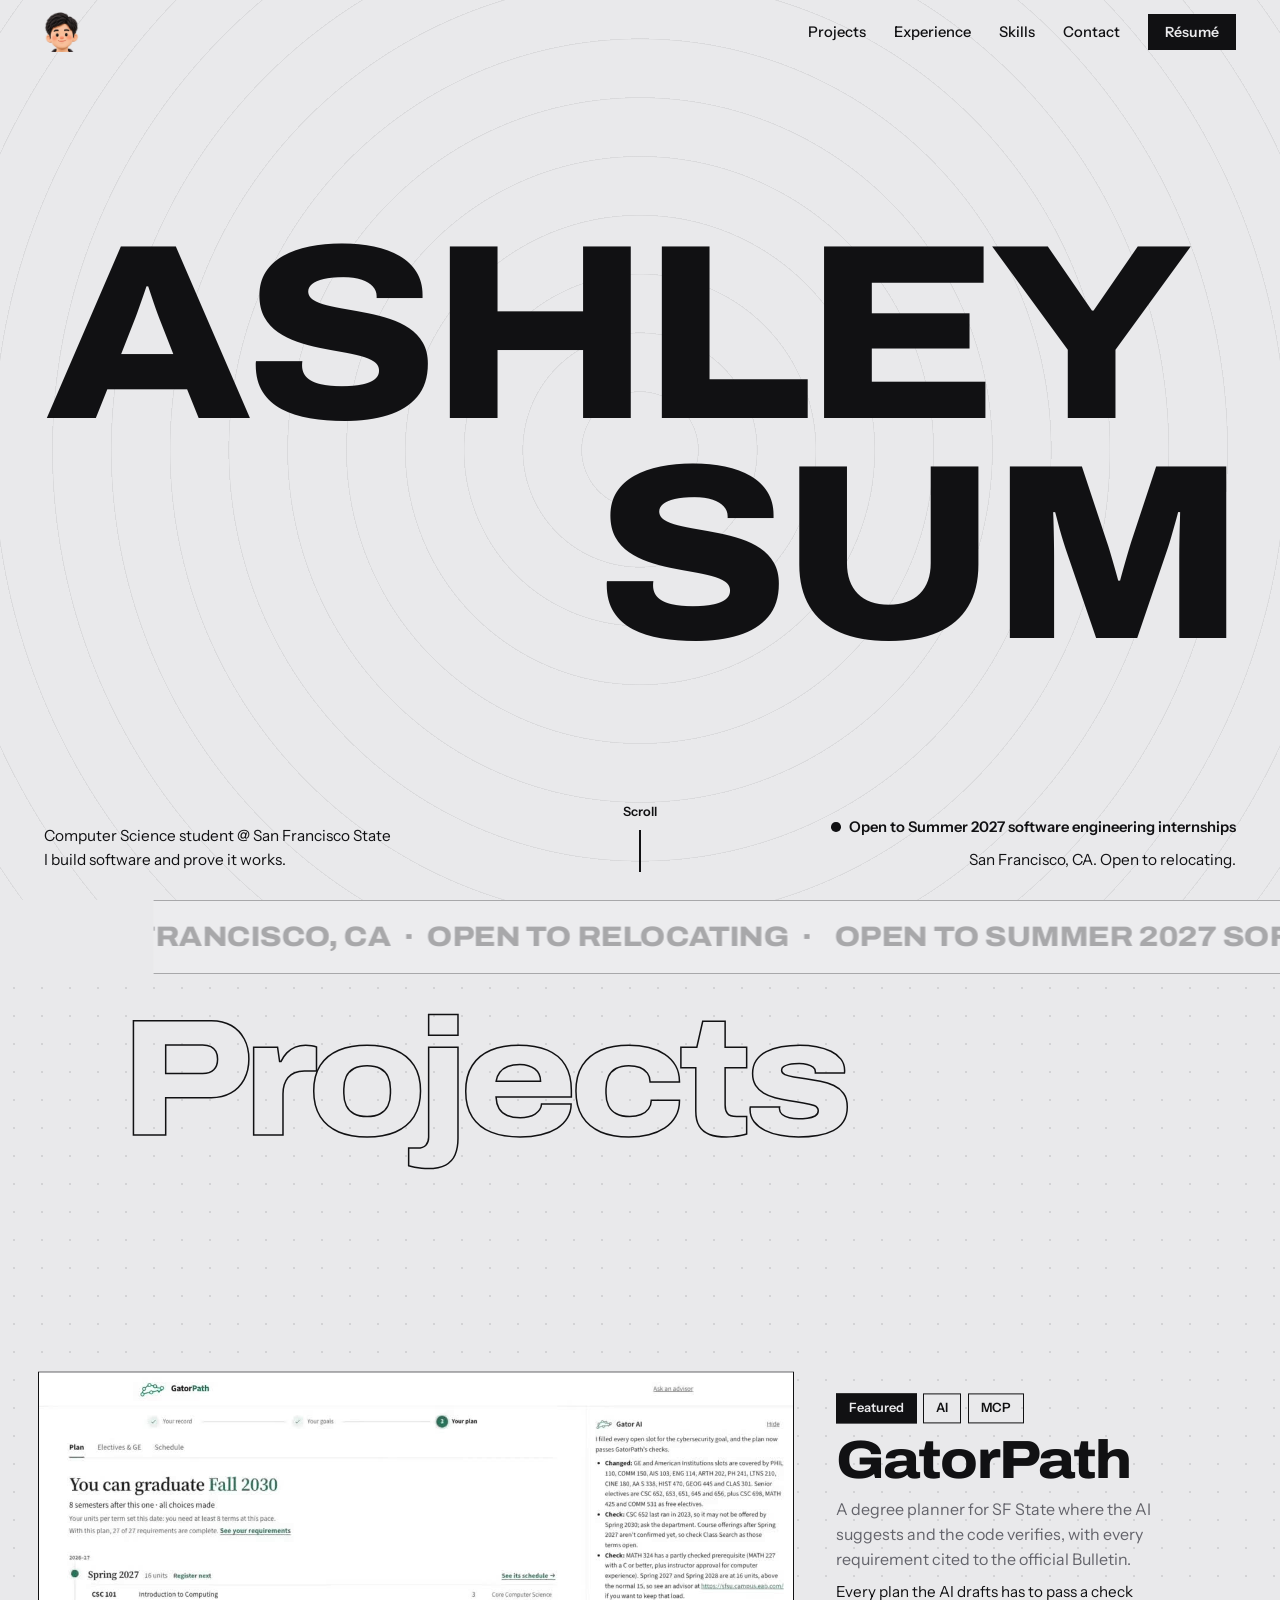
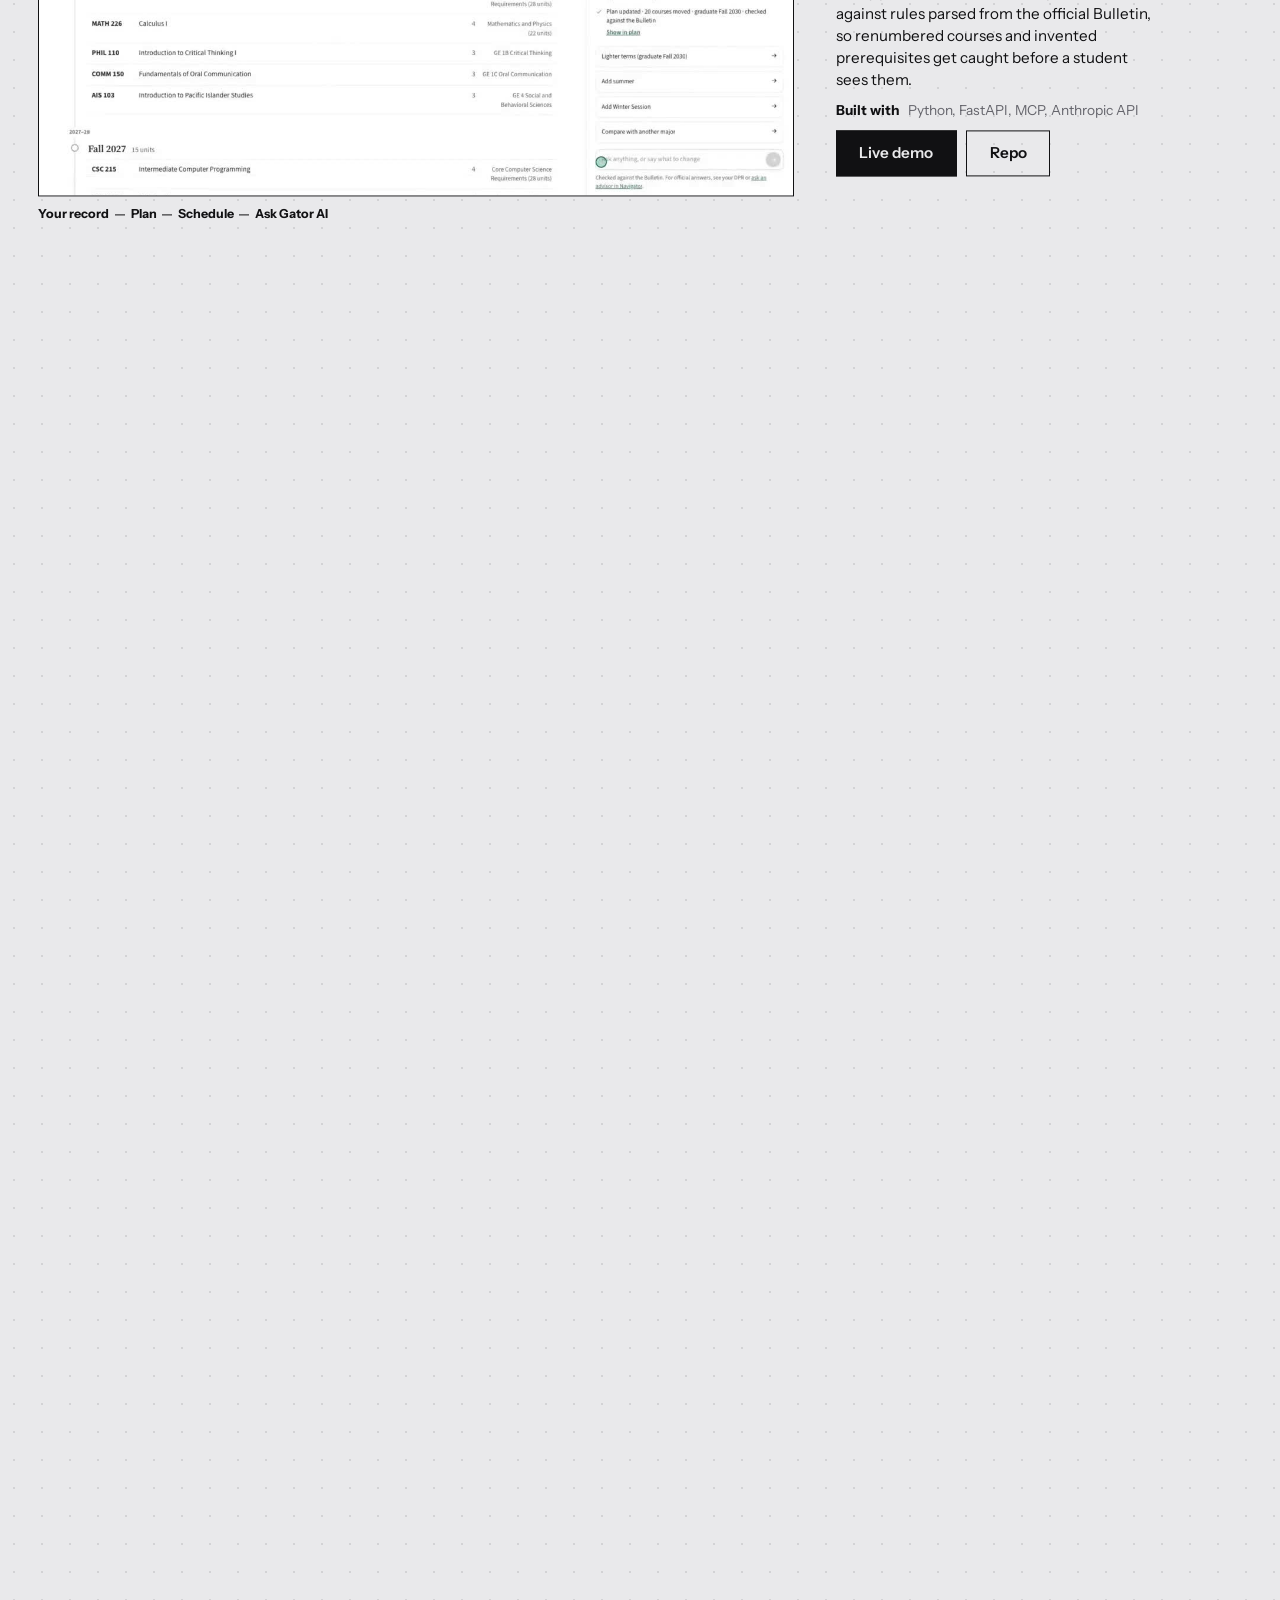
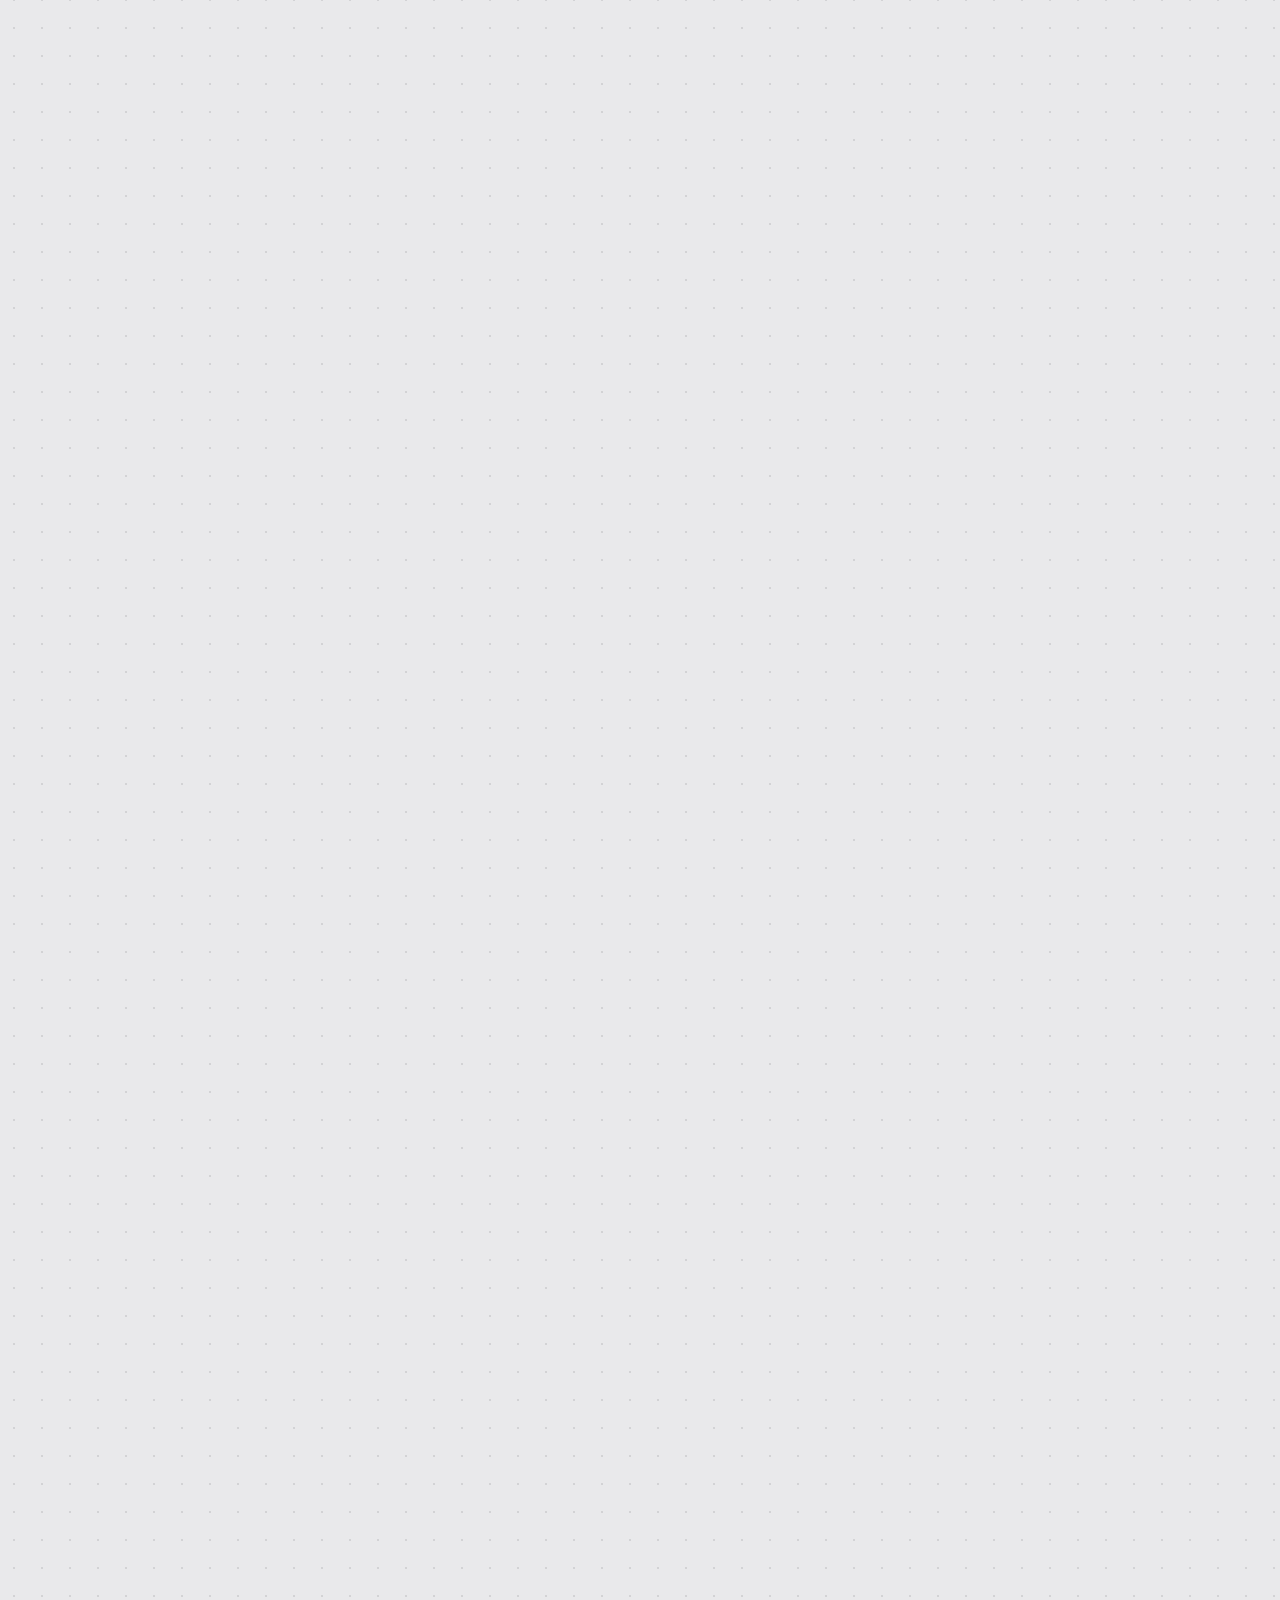
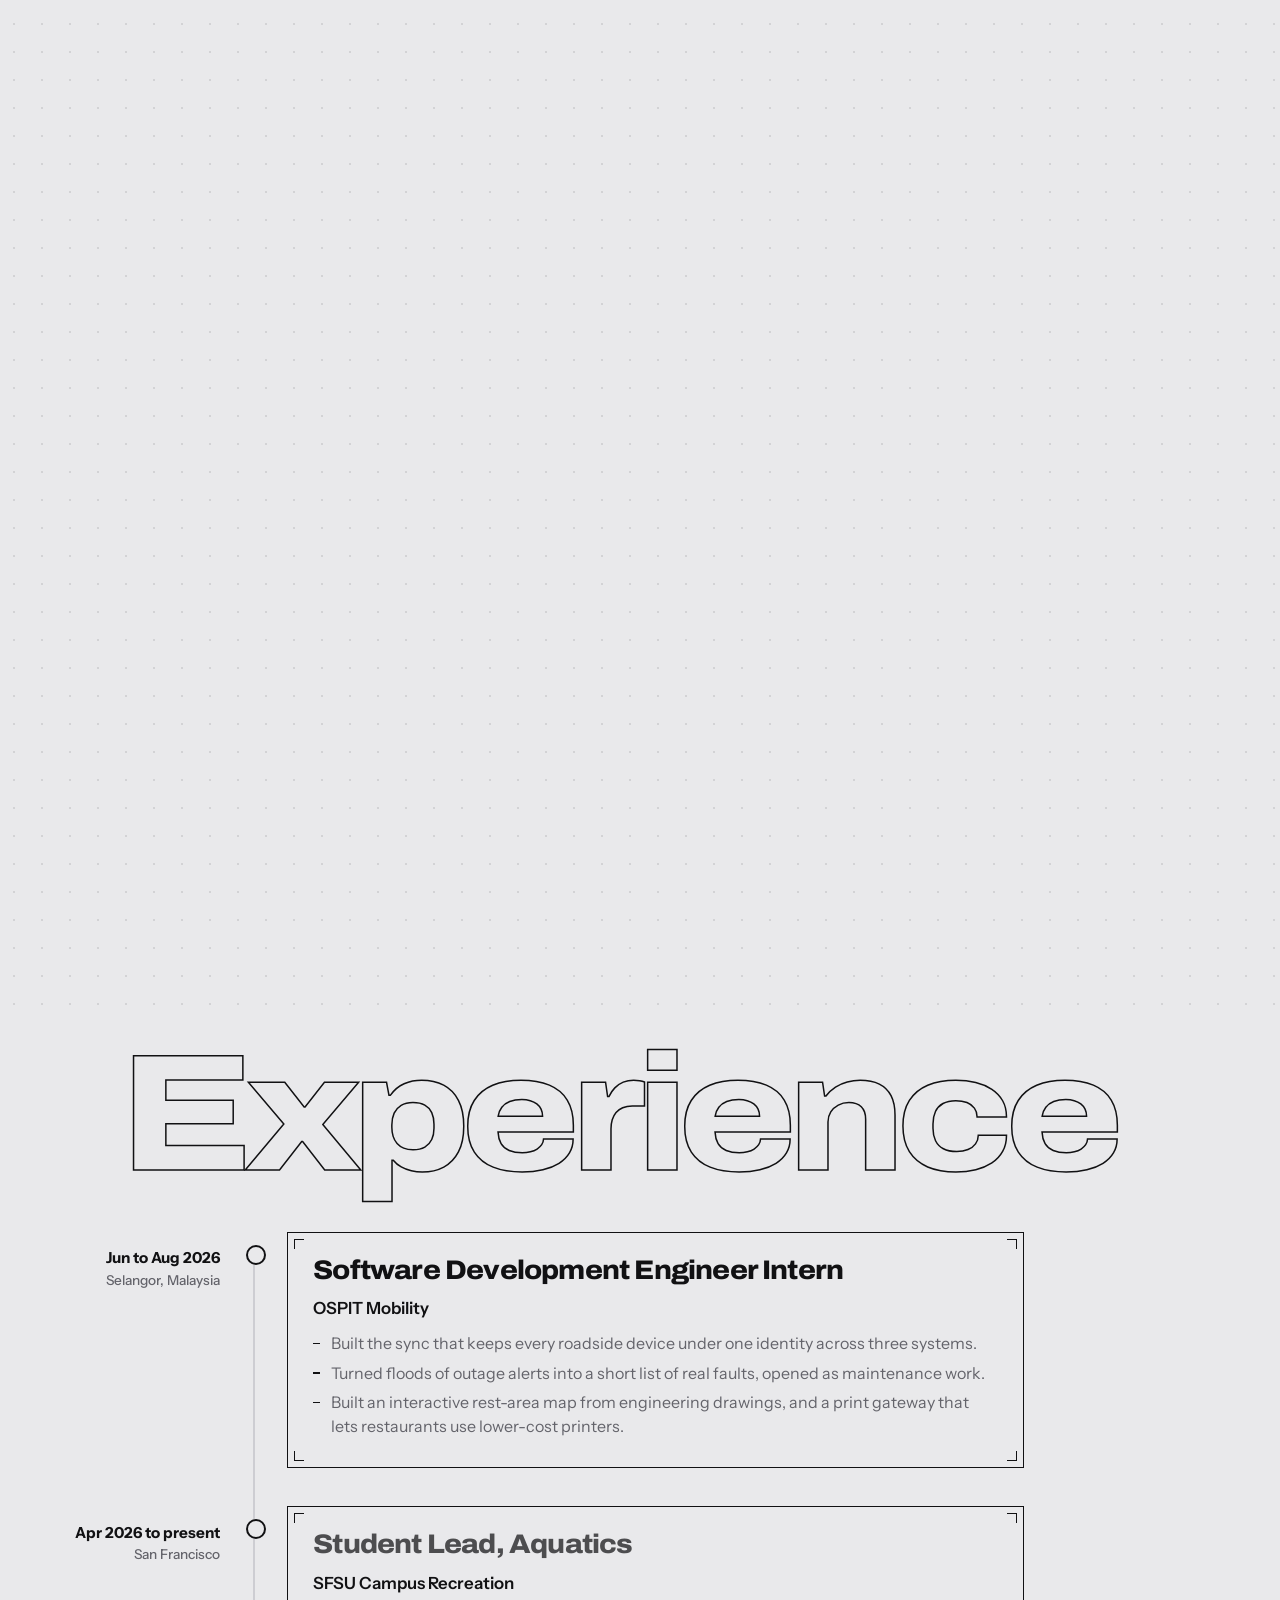
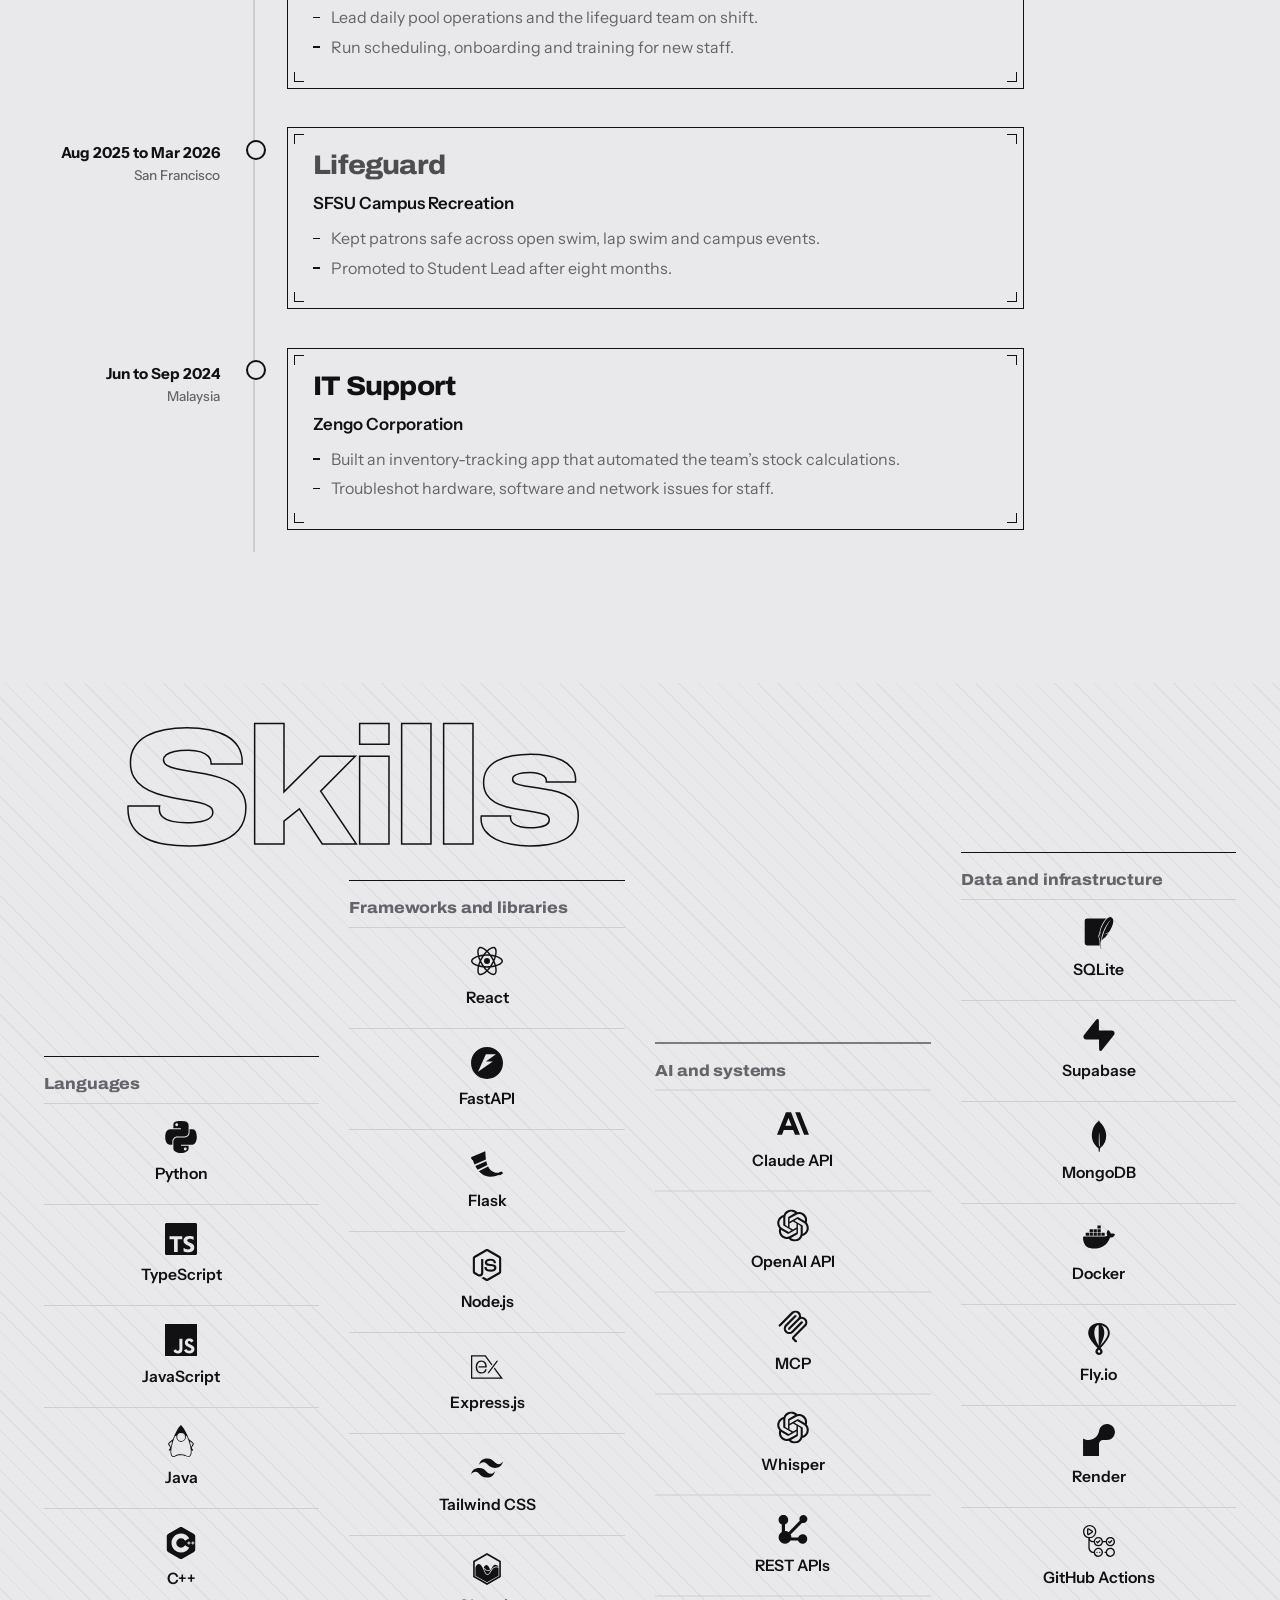
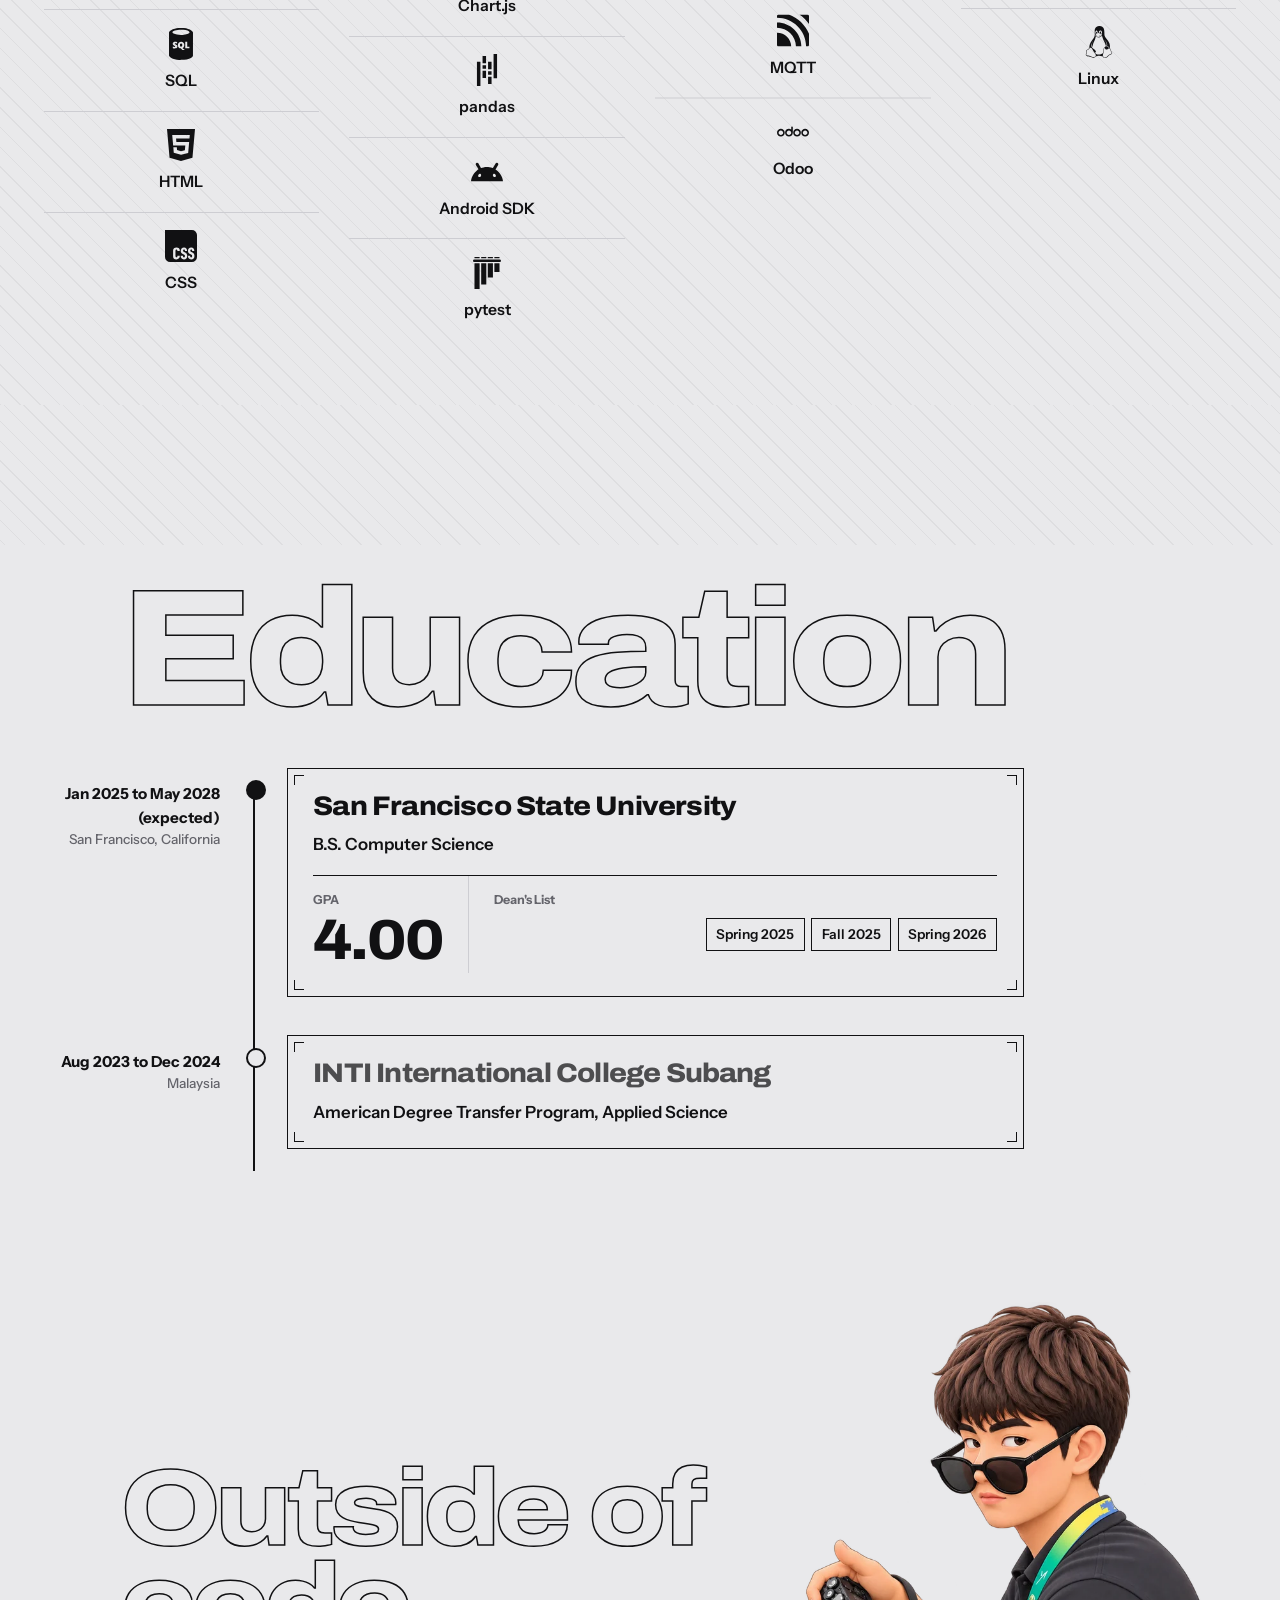
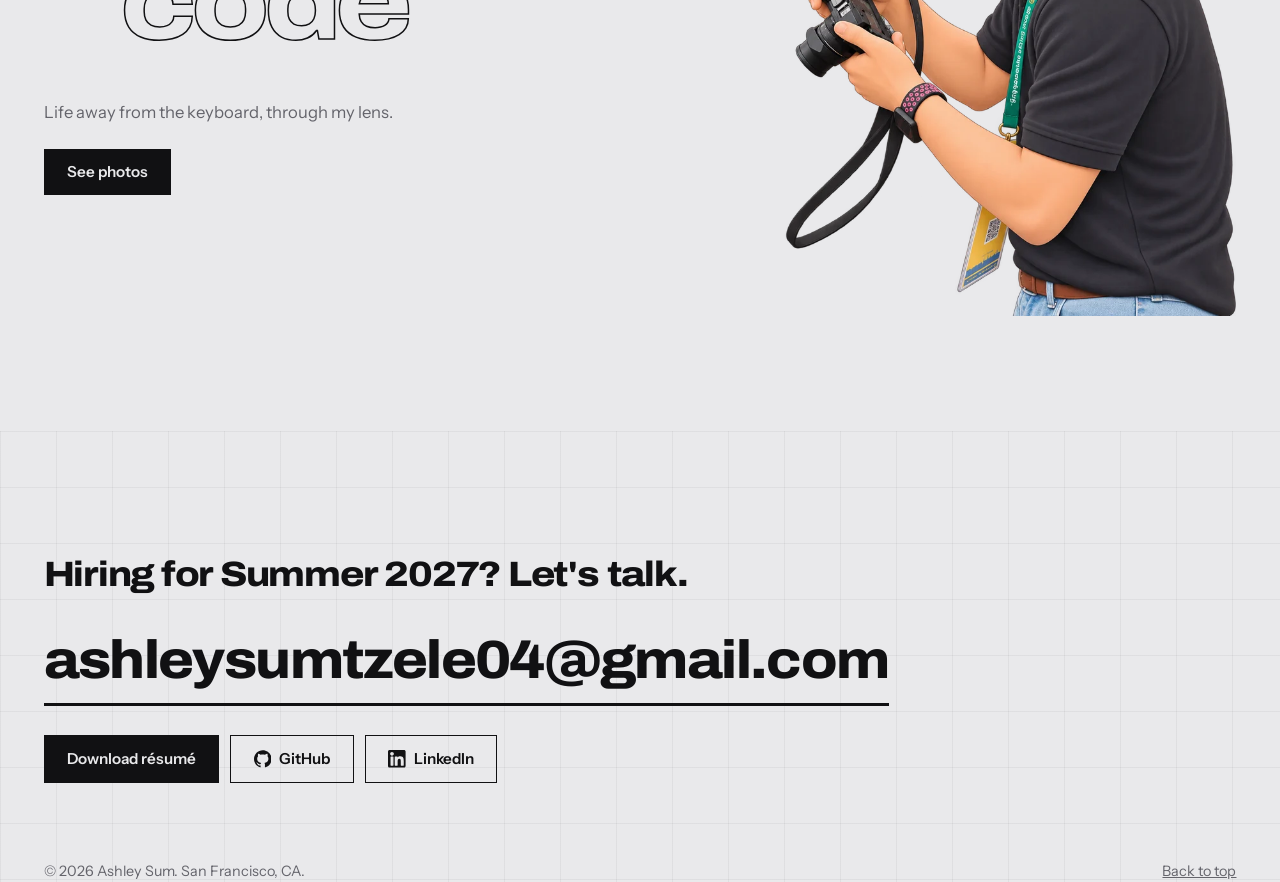
<file: index.html>
<!DOCTYPE html>
<html lang="en">
<head>
<meta charset="utf-8">
<meta name="viewport" content="width=device-width, initial-scale=1">
<title>Ashley Sum</title>
<meta name="description" content="Computer Science student at San Francisco State. Projects, experience and résumé.">
<link rel="canonical" href="https://ashleytzelesum.com/">
<meta property="og:type" content="website">
<meta property="og:site_name" content="Ashley Sum">
<meta property="og:title" content="Ashley Sum">
<meta property="og:description" content="Computer Science student at San Francisco State. Projects, experience and résumé.">
<meta property="og:url" content="https://ashleytzelesum.com/">
<meta property="og:image" content="https://ashleytzelesum.com/img/og.jpg">
<meta property="og:image:width" content="1200"><meta property="og:image:height" content="630">
<meta property="og:image:alt" content="Ashley Sum, Computer Science at San Francisco State">
<meta name="twitter:card" content="summary_large_image">
<meta name="twitter:title" content="Ashley Sum">
<meta name="twitter:description" content="Computer Science student at San Francisco State. Projects, experience and résumé.">
<meta name="twitter:image" content="https://ashleytzelesum.com/img/og.jpg">
<script type="application/ld+json">{"@context": "https://schema.org", "@type": "Person", "name": "Ashley Sum", "alternateName": "Ashley Tze Le Sum", "url": "https://ashleytzelesum.com/", "image": "https://ashleytzelesum.com/img/og.jpg", "jobTitle": "Computer Science Student", "alumniOf": {"@type": "CollegeOrUniversity", "name": "San Francisco State University"}, "sameAs": ["https://github.com/ashleytzele", "https://linkedin.com/in/ashley-sum"]}</script>
<link rel="preconnect" href="https://fonts.googleapis.com">
<link rel="preconnect" href="https://fonts.gstatic.com" crossorigin>
<link href="https://fonts.googleapis.com/css2?family=Archivo:wdth,wght@62..125,500..900&family=Instrument+Sans:wght@400;500;600;700&display=swap" rel="stylesheet">
<style>
/* Monochrome: the only colors are pale greys and near-black ink. Huge type and motion carry the personality. */
:root{
  --bg:#E9E9EB;
  --paper:#F5F5F6;
  --mid:#DCDCDF;
  --deep:#C9C9CE;
  --ink:#111113;
  --muted:#64646B;
  --line:#CDCDD2;
  --display:"Archivo","Arial Narrow",system-ui,sans-serif;
  --body:"Instrument Sans",system-ui,-apple-system,"Segoe UI",sans-serif;
  --gutter:clamp(18px,3.4vw,44px);
  --ease:cubic-bezier(.2,.7,.2,1);
  color-scheme:light;
}
*{box-sizing:border-box}
html{overflow-x:clip;scroll-behavior:smooth;scroll-padding-top:72px}
body{margin:0;background:var(--bg);color:var(--ink);font-family:var(--body);font-size:1rem;line-height:1.55;-webkit-font-smoothing:antialiased;overflow-x:clip}
h1,h2,h3,h4,p,ul{margin:0}ul{padding:0;list-style:none}
a{color:inherit}
:focus-visible{outline:2px solid var(--ink);outline-offset:3px;border-radius:6px}
.skip{position:absolute;left:var(--gutter);top:-80px;z-index:100;background:var(--ink);color:var(--bg);padding:.6rem 1rem;border-radius:8px;text-decoration:none}
.skip:focus{top:12px}
.wrap{width:100%;max-width:1400px;margin:0 auto;padding-inline:var(--gutter)}
.disp{font-family:var(--display);font-weight:800;font-stretch:112%;letter-spacing:-.035em;line-height:.9}

/* Buttons */
.btn{display:inline-flex;align-items:center;justify-content:center;gap:.5rem;padding:.9rem 1.4rem;border-radius:999px;font:600 .95rem/1 var(--body);text-decoration:none;border:1.5px solid var(--ink);color:var(--ink);background:transparent;cursor:pointer;transition:background .25s var(--ease),color .25s var(--ease),transform .25s var(--ease)}
.btn:hover{background:var(--ink);color:var(--bg);transform:translateY(-2px)}
.btn.solid{background:var(--ink);color:var(--bg)}
.btn.solid:hover{background:transparent;color:var(--ink)}
.btn.sm{padding:.6rem 1rem;font-size:.88rem}
.btn[aria-disabled="true"]{cursor:default;opacity:.55;border-style:dashed}
.btn[aria-disabled="true"]:hover{background:transparent;color:var(--ink);transform:none}

/* Progress + nav */
.bar{position:fixed;z-index:70;left:0;top:0;height:3px;width:100%;background:var(--ink);transform-origin:left;transform:scaleX(0)}
.nav{position:fixed;z-index:60;left:0;right:0;top:0;transition:background .3s}
.nav.solid{background:var(--bg);border-bottom:1.5px solid var(--line)}
.nav-in{display:flex;align-items:center;justify-content:space-between;gap:1rem;height:64px}
.brand{font-family:var(--display);font-weight:900;font-stretch:115%;font-size:1.25rem;letter-spacing:-.04em;text-decoration:none}
.nav nav{display:flex;align-items:center;gap:clamp(.8rem,2.2vw,2rem)}
.nav nav a:not(.btn){font-size:.92rem;font-weight:500;text-decoration:none;position:relative}
.nav nav a:not(.btn)::after{content:"";position:absolute;left:0;right:0;bottom:-3px;height:1.5px;background:var(--ink);transform:scaleX(0);transform-origin:left;transition:transform .3s var(--ease)}
.nav nav a:not(.btn):hover::after{transform:scaleX(1)}
.nav nav a[aria-current="true"]::after{transform:scaleX(1)}
.nav nav a[aria-current="true"]{font-weight:600}
@media (max-width:760px){.nav nav a:not(.btn){display:none}}

/* Hero */
.hero{position:relative;min-height:100svh;display:flex;flex-direction:column;justify-content:space-between;padding:88px 0 28px;overflow:clip;--hp:0}
.names{position:relative;flex:1;display:flex;flex-direction:column;justify-content:center;gap:0;padding-inline:var(--gutter)}
.nm{display:block;font-size:clamp(4.4rem,19.5vw,21rem);line-height:.8;text-transform:uppercase;white-space:nowrap;will-change:transform}
.nm .ln{display:block;overflow:hidden;padding-block:.04em}
.nm .ch{display:inline-block;transform:translateY(105%);animation:up .9s var(--ease) forwards;animation-delay:calc(var(--i)*55ms + .15s)}
@keyframes up{to{transform:none}}
.nm1{position:relative;z-index:1;transform:translateX(calc(var(--hp)*-14vw))}
.nm2{position:relative;z-index:1;text-align:right;transform:translateX(calc(var(--hp)*14vw))}
.photo{position:absolute;z-index:0;left:50%;top:50%;width:clamp(150px,24vw,330px);aspect-ratio:3/4;border-radius:4px;background:var(--mid);overflow:hidden;transform:translate(-50%,calc(-50% - var(--hp)*9vh)) scale(calc(1 - var(--hp)*.1));opacity:0;animation:fade .9s .5s var(--ease) forwards}
@keyframes fade{to{opacity:1}}
.photo img{width:100%;height:100%;object-fit:cover;display:block}
.ph{position:absolute;inset:0;display:grid;place-items:center;align-content:center;gap:.6rem;text-align:center}
.ph b{font-family:var(--display);font-weight:900;font-stretch:115%;font-size:clamp(2.6rem,6vw,5rem);letter-spacing:-.05em;line-height:1}
.ph span{font-size:.78rem;color:var(--muted);padding:.28rem .7rem;border-radius:999px;background:var(--paper)}
.hero-foot{display:grid;grid-template-columns:1fr auto 1fr;gap:1.2rem;align-items:end;padding-inline:var(--gutter);animation:fade .9s .9s both}
.hero-foot p{max-width:34ch;font-size:clamp(.95rem,1.2vw,1.1rem)}
.hero-foot .mid{display:flex;flex-direction:column;align-items:center;gap:.5rem;font-size:.8rem;font-weight:600}
.hero-foot .mid i{display:block;width:1.5px;height:42px;background:var(--ink);transform-origin:top;animation:drop 2s var(--ease) infinite}
@keyframes drop{0%{transform:scaleY(0)}60%{transform:scaleY(1);opacity:1}100%{transform:scaleY(1);opacity:0}}
.hero-foot .r{justify-self:end;text-align:right}
.hero-foot .r p{margin-left:auto}
.status{display:inline-flex;align-items:center;gap:.55rem;font-weight:600;font-size:.92rem;margin-bottom:.6rem}
.status::before{content:"";width:.6rem;height:.6rem;border-radius:50%;background:var(--ink);animation:blink 3.2s ease-in-out infinite}
@keyframes blink{50%{opacity:.45}}
@media (prefers-reduced-motion:reduce){.status::before{animation:none}}
@media (max-width:720px){
  .hero-foot{grid-template-columns:1fr;gap:.9rem}.hero-foot .mid{display:none}.hero-foot .r{justify-self:start;text-align:left}.hero-foot .r p{margin-left:0}
  .photo{width:44vw}
}

/* Marquee */
.marq{overflow:hidden;border-block:1.5px solid var(--ink);background:var(--ink);color:var(--bg);padding:1rem 0}
.marq .track{display:flex;width:max-content;animation:slide 32s linear infinite}
.marq:hover .track{animation-play-state:paused}
.marq span{font-family:var(--display);font-weight:800;font-stretch:112%;font-size:clamp(1.6rem,3.4vw,3rem);letter-spacing:-.03em;white-space:nowrap;padding-right:2.2rem;text-transform:uppercase}
.marq span::after{content:"";display:inline-block;width:.5em;height:.5em;margin-left:2.2rem;border-radius:50%;background:var(--bg);vertical-align:.08em}
@keyframes slide{to{transform:translateX(-50%)}}
.marq.alt{background:transparent;color:var(--ink);border-color:var(--line)}
.marq.alt span::after{background:var(--ink)}
.marq.alt .track{animation-direction:reverse;animation-duration:40s}

/* Statement with word reveal */
.state{padding:clamp(80px,14vw,190px) 0}
.reveal{font-family:var(--display);font-weight:800;font-stretch:108%;font-size:clamp(1.9rem,5.2vw,4.7rem);line-height:1.02;letter-spacing:-.035em;max-width:20ch}
.reveal.wide{max-width:24ch}
.js .reveal .w{color:#B9B9BE;transition:color .35s}
.js .reveal .w.on{color:var(--ink)}
.state .sub{margin-top:2.4rem;max-width:52ch;color:var(--muted);font-size:1.12rem}

/* Section heads (see below) */
.sec{padding:clamp(60px,9vw,130px) 0}

/* Projects: index list with a sticky viewer */
.idx2{display:grid;grid-template-columns:minmax(0,1.2fr) minmax(0,.8fr);gap:clamp(2rem,5vw,5rem);align-items:start}
.plist{border-bottom:1.5px solid var(--ink)}
.pi{border-top:1.5px solid var(--ink);padding:clamp(1rem,2vw,1.6rem) 0;cursor:pointer;color:#A3A3A9;transition:color .3s var(--ease),padding .35s var(--ease)}
.pi .n{display:block;font-family:var(--display);font-weight:800;font-stretch:108%;font-size:clamp(2rem,4.6vw,4.4rem);letter-spacing:-.04em;line-height:.98;text-wrap:balance}
.pi .m{display:block;margin-top:.55rem;font-size:.9rem;font-weight:600}
.pi.on{color:var(--ink);padding-left:clamp(.6rem,1.5vw,1.5rem)}
.pi:focus-visible{outline-offset:-3px}
.pm{display:none}
.viewer{position:sticky;top:96px}
.vshot{background:var(--mid);aspect-ratio:16/11;display:grid;place-items:center;padding:clamp(1rem,2.4vw,2rem);overflow:hidden}
.vshot svg{width:100%;height:auto;display:block}
.vshot img{width:100%;height:100%;object-fit:cover;display:block}
.vcopy{margin-top:1.5rem}
.vcopy h3{font-family:var(--display);font-weight:800;font-stretch:108%;font-size:clamp(1.4rem,2.2vw,2rem);letter-spacing:-.03em;line-height:1.05}
.vcopy p{margin-top:.7rem;color:var(--muted);max-width:40ch}
.vlinks{display:flex;gap:.6rem;flex-wrap:wrap;margin-top:1.2rem;align-items:center}
.nolink{font-size:.92rem;color:var(--muted);font-weight:500}
.viewer .swap{animation:swap .5s var(--ease)}
@keyframes swap{from{opacity:0;transform:translateY(12px)}}
.win{fill:#fff;stroke:var(--ink);stroke-width:1.5}.bar2{fill:var(--mid)}.dotw{fill:var(--ink)}.blk{fill:var(--mid)}.acc{fill:var(--ink)}.sk{fill:var(--deep)}
.st{stroke:var(--ink);fill:none;stroke-width:3;stroke-linecap:round;stroke-linejoin:round}.sg{stroke:var(--deep);fill:none;stroke-width:2.5;stroke-linecap:round}
@media (max-width:860px){
  .idx2{grid-template-columns:1fr}.viewer{display:none}
  .pi,.pi.on{color:var(--ink);padding-left:0;cursor:default;padding-bottom:1.6rem}
  .pm{display:block;margin-top:1.1rem}.pm p{margin-top:.9rem;color:var(--muted)}
}

/* Stacking projects */
.stack{position:relative}
.pc{position:sticky;top:calc(84px + var(--i)*26px);width:var(--w);margin:0 auto 11vh;min-height:min(54vh,500px);display:grid;grid-template-columns:minmax(0,1.15fr) minmax(0,1fr);gap:clamp(1.2rem,3vw,2.6rem);padding:clamp(1.2rem,2.2vw,2rem);border-radius:28px;border:1.5px solid var(--ink);background:var(--tone);translate:var(--x) 0;rotate:var(--r);transform-origin:50% 0;will-change:transform}
.pc:last-child{margin-bottom:0}
.pc .tags{display:flex;gap:.4rem;flex-wrap:wrap}
.pc .tag{font-size:.8rem;font-weight:600;padding:.28rem .75rem;border-radius:999px;border:1.5px solid var(--ink)}
.pc .tag.f{background:var(--ink);color:var(--bg)}
.pc .copy{display:flex;flex-direction:column;justify-content:space-between;gap:1.5rem}
.pc h3{font-size:clamp(1.8rem,3.7vw,3.5rem);margin-top:1rem;text-wrap:balance}
.pc p.d{margin-top:1rem;font-size:clamp(.95rem,1.15vw,1.08rem);max-width:38ch}
.pc .links{display:flex;gap:.6rem;flex-wrap:wrap;align-items:center}
.pc .nolink{font-size:.92rem;color:var(--muted);font-weight:500}
.pc .shot{border-radius:22px;background:var(--paper);border:1.5px solid var(--ink);display:grid;place-items:center;padding:clamp(.8rem,2vw,1.6rem);align-self:stretch;overflow:hidden}
.pc .shot svg{width:100%;height:auto;max-height:100%;display:block}
.pc .shot img{width:100%;height:100%;object-fit:cover;display:block;border-radius:12px}
.win{fill:#fff;stroke:var(--ink);stroke-width:1.5}.bar2{fill:var(--mid)}.dotw{fill:var(--ink)}.blk{fill:var(--mid)}.acc{fill:var(--ink)}.sk{fill:var(--deep)}
.st{stroke:var(--ink);fill:none;stroke-width:3;stroke-linecap:round;stroke-linejoin:round}.sg{stroke:var(--deep);fill:none;stroke-width:2.5;stroke-linecap:round}
@media (max-width:860px){
  .pc{position:static;grid-template-columns:1fr;margin:0 0 1rem;min-height:0;width:auto;translate:none;rotate:0deg}
  .pc .shot{order:-1}
}


/* Education linear: campus placeholder */
.campus{margin-top:1.2rem;border-radius:18px;background:var(--paper);border:1.5px solid var(--ink);padding:clamp(.8rem,2vw,1.4rem);aspect-ratio:16/9;display:grid;place-items:center;overflow:hidden;max-width:520px}
.campus svg{width:100%;height:100%;display:block}
/* Skills hover caption */
.k1 .ki span{position:relative}
.k1 .ki span[data-u]:hover::after{content:"Used in: " attr(data-u);position:absolute;left:0;top:calc(100% + .35rem);white-space:nowrap;font-size:.78rem;font-weight:500;color:var(--muted);pointer-events:none;text-decoration:none}
@media (hover:none){.k1 .ki span[data-u]:hover::after{display:none}}


/* Projects: pinned horizontal slider */
.hpin{position:relative}
.hsticky{position:sticky;top:0;height:100vh;overflow:hidden;display:flex;align-items:center}
.htrack{display:flex;gap:clamp(2rem,5vw,5rem);width:max-content;padding-inline:6vw;will-change:transform}
.hp{flex:0 0 min(70vw,900px);display:grid;grid-template-columns:minmax(0,1.5fr) minmax(0,1fr);gap:clamp(1.2rem,3vw,2.4rem);align-items:center}
.hpic{background:var(--mid);aspect-ratio:4/3;display:grid;place-items:center;padding:clamp(1rem,2.4vw,2rem);border-radius:24px;overflow:hidden}
.hpic svg{width:100%;height:auto;display:block}
.hpt .tags{display:flex;gap:.4rem;flex-wrap:wrap}
.hpt .tag{font-size:.8rem;font-weight:600;padding:.28rem .75rem;border-radius:999px;border:1.5px solid var(--ink)}
.hpt .tag.f{background:var(--ink);color:var(--bg)}
.hpt h3{font-size:clamp(1.8rem,3.4vw,3.2rem);margin:1rem 0 .8rem;line-height:1.02;text-wrap:balance}
.hpt .d{color:var(--muted);max-width:36ch}
.hpt .links{display:flex;gap:.6rem;flex-wrap:wrap;margin-top:1.3rem;align-items:center}
.hpt .nolink{color:var(--muted);font-weight:500;font-size:.92rem}
@media (max-width:860px),(prefers-reduced-motion:reduce){
  .hsticky{position:static;height:auto;display:block;overflow:visible}
  .htrack{width:auto;overflow-x:auto;scroll-snap-type:x mandatory;transform:none!important;padding-bottom:1rem;gap:1.2rem}
  .hp{flex:0 0 82vw;grid-template-columns:1fr;scroll-snap-align:start}
}

/* Skills: matrix with helmet */
.skm{display:grid;grid-template-columns:minmax(0,1fr) minmax(0,1.5fr);gap:clamp(1.5rem,4vw,4rem);align-items:start}
.skimg{position:sticky;top:110px;background:var(--mid);aspect-ratio:4/5;display:grid;place-items:center;padding:clamp(1.4rem,3vw,2.6rem);border-radius:24px;overflow:hidden}
.skimg svg{width:100%;height:auto;display:block}
.skgrid{display:grid;grid-template-columns:1fr 1fr;border-top:1.5px solid var(--ink);border-left:1px solid var(--line)}
.skc{padding:1.2rem 1.3rem 1.6rem;border-right:1px solid var(--line);border-bottom:1px solid var(--line)}
.skh{font-family:var(--display);font-weight:800;font-stretch:108%;font-size:1rem;letter-spacing:-.01em;color:var(--muted);margin-bottom:.6rem}
.skl{list-style:none;margin:0;padding:0}
.skl li{position:relative;display:flex;align-items:center;gap:.65rem;padding:.5rem 0;font-weight:600;font-size:1.02rem;border-top:1px solid var(--line);transition:padding .25s var(--ease)}
.skl li:first-child{border-top:0}
.skl li:hover{padding-left:.4rem}
.skl li[data-u]:hover::after{content:"Used in: " attr(data-u);position:absolute;left:2rem;top:calc(100% - .2rem);white-space:nowrap;font-size:.76rem;font-weight:500;color:var(--muted);pointer-events:none;z-index:2}
.ic{width:1.15rem;height:1.15rem;flex:0 0 auto;fill:none;stroke:var(--ink);stroke-width:1.8;stroke-linecap:round;stroke-linejoin:round}
@media (max-width:860px){.skm{grid-template-columns:1fr}.skimg{position:static;aspect-ratio:16/10}.skgrid{grid-template-columns:1fr}}
@media (hover:none){.skl li[data-u]:hover::after{display:none}}


/* Projects: staggered photo layout (Lando-style) */
.stg{padding-top:clamp(1rem,3vw,2rem)}
.sg-row{display:grid;grid-template-columns:repeat(12,minmax(0,1fr));gap:1.4rem;align-items:end;margin-bottom:clamp(4.5rem,10vw,9rem)}
.sg-row:last-child{margin-bottom:0}
.sg-img{grid-column:1 / span 7;margin:0}
.sg-img figcaption{font-size:.85rem;font-weight:600;color:var(--muted);margin-bottom:.7rem}
.sg-pic{background:var(--mid);aspect-ratio:4/3;display:grid;place-items:center;padding:clamp(1rem,2.6vw,2.4rem);overflow:hidden}
.sg-pic svg{width:100%;height:auto;display:block;transition:transform .6s var(--ease)}
.sg-row:hover .sg-pic svg{transform:scale(1.02)}
.sg-txt{grid-column:9 / span 4;padding-bottom:.4rem}
.sg-row.flip .sg-img{grid-column:6 / span 7;grid-row:1}
.sg-row.flip .sg-txt{grid-column:1 / span 4;grid-row:1}
.sg-txt .tags{display:flex;gap:.4rem;flex-wrap:wrap}
.sg-txt .tag{font-size:.8rem;font-weight:600;padding:.28rem .75rem;border-radius:999px;border:1.5px solid var(--ink)}
.sg-txt .tag.f{background:var(--ink);color:var(--bg)}
.sg-txt h3{font-size:clamp(1.8rem,3.2vw,3rem);margin:1rem 0 .8rem;line-height:1.02;text-wrap:balance}
.sg-txt .d{color:var(--muted);max-width:34ch}
.sg-txt .links{display:flex;gap:.6rem;flex-wrap:wrap;margin-top:1.3rem;align-items:center}
.sg-txt .nolink{color:var(--muted);font-weight:500;font-size:.92rem}
@media (max-width:860px){
  .sg-row{display:block;margin-bottom:3.5rem}
  .sg-txt{margin-top:1.1rem}
  .sg-row.flip .sg-txt{margin-top:1.1rem}
}

/* Skills: Hall of Fame multi-column grid */
.hof{display:grid;grid-template-columns:repeat(4,minmax(0,1fr));gap:clamp(1.2rem,2.4vw,2rem);align-items:start}
.hofc .skh{border-top:1.5px solid var(--ink);padding-top:.9rem}
.hoft{display:grid;gap:.55rem}
.hoft-i{position:relative;display:flex;align-items:center;gap:.75rem;background:var(--mid);border-radius:16px;padding:.75rem .9rem;font-weight:600;font-size:.98rem;transition:background .25s var(--ease)}
.hoft-i:hover{background:var(--deep)}
.hoft-i .ic{width:1.35rem;height:1.35rem}
.hoft-i small{position:absolute;left:0;right:0;bottom:-1.25rem;padding-left:.9rem;font-size:.74rem;font-weight:500;color:var(--muted);opacity:0;transition:opacity .2s;pointer-events:none;white-space:nowrap}
.hoft-i:hover small{opacity:1}
.hofc:last-child .hoft-i:last-child{margin-bottom:0}
@media (max-width:1000px){.hof{grid-template-columns:repeat(2,minmax(0,1fr))}}
@media (max-width:560px){.hof{grid-template-columns:1fr}}
@media (hover:none){.hoft-i small{display:none}}


/* Skills: matrix digit rain beside each tile */
.hoft-i{padding-right:2.6rem}
.rain{position:absolute;right:.6rem;top:.45rem;bottom:.45rem;width:.9rem;overflow:visible;display:flex;flex-direction:column;justify-content:space-between;align-items:center;font-size:.66rem;font-weight:700;line-height:1;color:var(--muted);font-variant-numeric:tabular-nums;pointer-events:none;user-select:none}
.hoft-i:hover .rain{color:var(--ink)}
.rain span{display:block;transition:color .15s}
.rain span:nth-child(n+5){display:none}
.rain span{line-height:1.1}
.rain span.hi{color:var(--ink)}


/* Projects: unorganized cards, slide-in and scroll drift */
.stg{display:grid;gap:clamp(3.5rem,8vw,7rem);padding-top:clamp(1rem,3vw,2rem)}
.pj{position:relative;width:var(--w);margin-left:var(--ml);background:var(--tone);border:1.5px solid var(--ink);border-radius:24px;padding:clamp(1rem,2vw,1.6rem);display:grid;gap:1.2rem;opacity:0;transform:translate3d(calc(var(--dir)*10vw),0,0);transition:opacity .9s var(--ease),transform 1.1s var(--ease);will-change:transform,translate}
.pj.in{opacity:1;transform:none}
.pj-pic{background:var(--mid);border-radius:14px;aspect-ratio:4/3;display:grid;place-items:center;padding:clamp(.8rem,2vw,1.6rem);overflow:hidden}
.pj-pic svg{width:100%;height:auto;display:block}
.pj-txt{display:grid;gap:.6rem;padding:0 .3rem .4rem}
.pj-txt .tags{display:flex;gap:.4rem;flex-wrap:wrap}
.pj-txt .tag{font-size:.8rem;font-weight:600;padding:.28rem .75rem;border-radius:999px;border:1.5px solid var(--ink)}
.pj-txt .tag.f{background:var(--ink);color:var(--bg)}
.pj-txt h3{font-size:clamp(1.6rem,2.8vw,2.6rem);line-height:1.05;margin:.2rem 0;text-wrap:balance}
.pj-txt .d{color:var(--muted);max-width:40ch}
.pj-txt .links{display:flex;gap:.6rem;flex-wrap:wrap;align-items:center}
.pj-txt .nolink{color:var(--muted);font-weight:500;font-size:.92rem}
@media (max-width:860px){.pj{width:100%;margin-left:0;transform:none;opacity:1;transition:none;translate:none!important}}
@media (prefers-reduced-motion:reduce){.pj{opacity:1;transform:none;transition:none;translate:none!important}}


/* v13: landscape project cards with stronger horizontal slide */
.pj{grid-template-columns:minmax(0,1.15fr) minmax(0,1fr);align-items:center;gap:clamp(1.2rem,3vw,2.6rem);padding:clamp(1rem,2vw,1.8rem);transform:translate3d(calc(var(--dir)*18vw),0,0)}
.pj-pic{aspect-ratio:4/3}
.pj-txt h3{font-size:clamp(1.6rem,2.6vw,2.4rem)}
@media (max-width:860px){.pj{grid-template-columns:1fr}}

/* v13: skill tiles as helmets, one icon and one word */
.hoft{gap:.9rem}
.hoft-i{flex-direction:column;justify-content:center;text-align:center;gap:.5rem;padding:1.5rem 1rem 1.1rem;border-radius:999px 999px 18px 18px;font-size:.95rem;min-height:8.5rem}
.hoft-i .ic{width:2.1rem;height:2.1rem}
.hoft-i .rain{right:1rem;top:1.2rem;bottom:.9rem}
.hoft-i small{bottom:-1.3rem;left:0;right:0;padding-left:0;text-align:center}


/* v14: marquee band */
.band{overflow:hidden;border-block:1.5px solid var(--ink);padding:.9rem 0;background:var(--paper)}
.band-track{display:flex;width:max-content;animation:band 28s linear infinite}
.band-track span{font-family:var(--display);font-weight:800;font-stretch:112%;font-size:clamp(1.1rem,2.2vw,1.9rem);text-transform:uppercase;letter-spacing:-.02em;white-space:nowrap;padding-right:1rem}
@keyframes band{to{transform:translateX(-50%)}}
@media (prefers-reduced-motion:reduce){.band-track{animation:none}}

/* v14: pinned sideways slider, staggered cards with empty space */
.htrack{gap:0;padding:0;display:flex;width:max-content;will-change:transform}
.slide{flex:0 0 100vw;height:100vh;display:flex;padding:0 6vw;box-sizing:border-box}
.slide.l{align-items:flex-start;justify-content:flex-start;padding-top:14vh}
.slide.r{align-items:flex-end;justify-content:flex-end;padding-bottom:14vh}
.sc{width:min(46vw,680px);background:var(--paper);border:1.5px solid var(--ink);border-radius:24px;padding:clamp(1rem,1.8vw,1.6rem);display:grid;gap:1.2rem}
.sc-pic{background:var(--mid);border-radius:14px;aspect-ratio:16/10;display:grid;place-items:center;padding:clamp(.8rem,2vw,1.4rem);overflow:hidden}
.sc-pic svg{width:100%;height:auto;display:block}
.sc-txt{display:grid;gap:.55rem}
.sc-txt .tags{display:flex;gap:.4rem;flex-wrap:wrap}
.sc-txt .tag{font-size:.8rem;font-weight:600;padding:.28rem .75rem;border-radius:999px;border:1.5px solid var(--ink)}
.sc-txt .tag.f{background:var(--ink);color:var(--bg)}
.sc-txt h3{font-size:clamp(1.5rem,2.4vw,2.2rem);line-height:1.05;text-wrap:balance}
.sc-txt .d{color:var(--muted);max-width:44ch}
.sc-txt .hard{max-width:46ch;font-size:.95rem;line-height:1.45}
.sc-txt .bw{font-size:.86rem;color:var(--muted);display:flex;flex-wrap:wrap;gap:.2rem .5rem;align-items:baseline}
.sc-txt .bw span{font-weight:700;color:var(--ink)}
.sc-txt .links{display:flex;gap:.6rem;flex-wrap:wrap;align-items:center}
.sc-txt .nolink{color:var(--muted);font-weight:500;font-size:.92rem}
@media (max-width:860px){
  .htrack{display:block;width:auto;transform:none!important}
  .slide{flex:none;height:auto;display:block;padding:0 0 2.5rem!important}
  .sc{width:100%}
}


/* v15: skills as staggered square frames, one icon and one word each */
.hof{align-items:start}
.hofc:nth-child(2){margin-top:4rem}
.hofc:nth-child(3){margin-top:1.5rem}
.hofc:nth-child(4){margin-top:6rem}
.hofc .skh{border-top:1.5px solid var(--ink);padding-top:.9rem}
.hoft{gap:0}
.hoft-i{border:1px solid var(--line);border-radius:0;background:var(--paper);padding:1.2rem 1rem 1rem;min-height:8rem;justify-content:center;flex-direction:column;gap:.6rem;text-align:center;font-size:.95rem;margin:-1px 0 0 0}
.hoft-i:hover{background:var(--mid)}
.hoft-i:nth-child(odd){min-height:6.5rem}
.hoft-i:nth-child(even){min-height:9.5rem}
.hoft-i:hover{background:var(--mid)}
.hoft-i .ic{width:2rem;height:2rem}
.hoft-i .rain{right:.7rem;top:50%;bottom:auto;height:auto;transform:translateY(-50%);justify-content:center;gap:.25rem}
.hoft-i small{bottom:-1.3rem}
@media (max-width:1000px){.hofc:nth-child(n){margin-top:0}.hof{grid-template-columns:repeat(2,minmax(0,1fr))}}
@media (max-width:560px){.hof{grid-template-columns:1fr}}


/* v16: skills as pinned sideways slider */
.sslide{flex:0 0 100vw;height:100vh;display:grid;grid-template-columns:minmax(0,.9fr) minmax(0,1.6fr);gap:6vw;align-items:center;padding:0 6vw;box-sizing:border-box}
.sk-h{font-family:var(--display);font-weight:800;font-stretch:112%;font-size:clamp(2.2rem,5vw,5rem);letter-spacing:-.035em;line-height:.95}
.sk-list{list-style:none;margin:0;padding:0;display:grid;grid-template-columns:repeat(2,minmax(0,1fr));column-gap:3rem}
.sk-list li{display:flex;align-items:center;gap:.9rem;padding:1rem 0;border-top:1px solid var(--line);font-size:clamp(1.2rem,2vw,1.8rem);font-weight:600;letter-spacing:-.01em;transition:padding .25s var(--ease)}
.sk-list li:hover{padding-left:.6rem}
.sk-list li .ic{width:1.6rem;height:1.6rem;flex:0 0 auto}
@media (max-width:860px),(prefers-reduced-motion:reduce){
  .sslide{flex:none;height:auto;display:block;padding:0 0 3rem!important}
  .sk-list{grid-template-columns:1fr}
  .sk-h{margin-bottom:1.2rem}
}


/* v17: skills as vertical slider, moves up as you scroll */
#sk-pin .hsticky{align-items:flex-start}
#sk-track{flex-direction:column;width:100%}
#sk-track .sslide{flex:none;width:100%;height:100vh}


/* v18: skills as four staggered columns, like the reference */
.skcols{display:grid;grid-template-columns:repeat(4,minmax(0,1fr));gap:clamp(1.2rem,2.4vw,2.2rem);align-items:start}
.skcol .skh{border-top:1.5px solid var(--ink);padding-top:.9rem;margin-bottom:.4rem}
.skcol:nth-child(2){margin-top:4rem}
.skcol:nth-child(3){margin-top:1.5rem}
.skcol:nth-child(4){margin-top:6rem}
.skit{display:flex;flex-direction:column;align-items:center;text-align:center;gap:.55rem;padding:1.1rem .6rem;border-top:1px solid var(--line);font-weight:600;font-size:.98rem;transition:background .25s var(--ease)}
.skit:hover{background:var(--paper)}
.skit .ic{width:2rem;height:2rem;flex:0 0 auto}
@media (max-width:1000px){.skcols{grid-template-columns:repeat(2,minmax(0,1fr))}.skcol:nth-child(n){margin-top:0}}
@media (max-width:700px){.skcols{grid-template-columns:repeat(2,minmax(0,1fr));gap:1.4rem 1rem}.skcol .skh{font-size:1rem;line-height:1.25;min-height:calc(2.5em + .9rem)}.skit{flex-direction:row;justify-content:flex-start;text-align:left;gap:.6rem;padding:.7rem 0;font-size:.9rem;line-height:1.2}.skit .ic{width:1.4rem;height:1.4rem}}


/* v19: tighter slider spacing and four card designs */
.slide{flex:0 0 58vw;padding:0 4vw}
.sc{position:relative}
/* v0: picture inside the card (default) */
/* v1: picture sticks out of the top-right corner, text inside the card */
.sc.v1{padding-top:2.4rem;width:min(38vw,540px)}
.sc.v1 .sc-pic{position:absolute;right:-3rem;top:-9.5rem;width:58%;aspect-ratio:4/3;z-index:2;border:1.5px solid var(--ink)}
/* v2: minimal, no box, just a top rule */
.sc.v2{background:none;border:0;border-top:1.5px solid var(--ink);border-radius:0;padding:1.4rem 0 0;width:min(40vw,520px)}
.sc.v2 .sc-pic{background:transparent;padding:0;aspect-ratio:16/9;border-radius:0}
/* v3: solid tone card, picture on paper inside */
.sc.v3{background:var(--mid);border:0;border-radius:8px;width:min(42vw,600px)}
.sc.v3 .sc-pic{background:var(--paper);border-radius:6px}
@media (max-width:860px){
  .slide{flex:none;padding:0}
  .sc.v1{padding-top:1.4rem;width:100%}
  .sc.v1 .sc-pic{position:relative;right:0;top:0;width:100%;margin-bottom:1rem}
  .sc.v2,.sc.v3{width:100%}
}


/* v20: outline-only minimalist projects, tighter spacing */
.slide{flex:0 0 50vw;padding:0 3vw}
.slide .sc,.slide .sc.v1,.slide .sc.v2,.slide .sc.v3{background:none!important;border:0!important;border-radius:0!important;padding:0!important;box-shadow:none!important;width:min(40vw,560px)!important;display:grid;gap:1.2rem}
.slide .sc .sc-pic,.slide .sc.v1 .sc-pic,.slide .sc.v2 .sc-pic,.slide .sc.v3 .sc-pic{position:relative!important;top:auto!important;right:auto!important;z-index:auto!important;background:none!important;border:1px solid var(--ink)!important;border-radius:0!important;aspect-ratio:4/3;padding:clamp(.8rem,2vw,1.6rem)!important;width:100%}
.slide .sc .sc-txt .tag{border-radius:999px}
@media (max-width:860px){
  .slide{flex:none;padding:0 0 3rem!important}
  .slide .sc{width:100%!important}
}

/* v21: a different display per project, outline style */
.slide .sc.pv0{width:40vw!important}
.slide .sc.pv0 .sc-pic{aspect-ratio:4/3!important}
.slide .sc.pv1{width:54vw!important;margin-top:4rem}
.slide .sc.pv1 .sc-pic{aspect-ratio:16/9!important}
.slide .sc.pv2{width:24vw!important;grid-template-columns:1fr!important}
.slide .sc.pv2 .sc-pic{aspect-ratio:3/4!important}
.slide .sc.pv3{width:44vw!important;grid-template-columns:1.25fr 1fr!important;align-items:end!important}
.slide .sc.pv3 .sc-pic{aspect-ratio:1/1!important}
.slide .sc.pv4{width:44vw!important}
.slide .sc.pv4 .sc-txt{order:-1}
.slide .sc.pv4 .sc-txt h3{font-size:clamp(2.4rem,4.4vw,4.2rem)!important;line-height:.95!important}
.slide .sc.pv4 .sc-pic{aspect-ratio:21/9!important}
.slide .sc.pv5{width:46vw!important;margin-top:6rem!important;grid-template-columns:minmax(0,1fr) minmax(0,.7fr)!important;align-items:start!important}
.slide .sc.pv5 .sc-pic{aspect-ratio:1/1!important;width:100%!important}
.slide .sc.pv5 .sc-txt{padding-top:1rem}
@media (max-width:860px){
  .slide .sc.pv0{width:100%!important;margin-top:0!important;grid-template-columns:1fr!important;order:0}
  .slide .sc.pv1{width:100%!important;margin-top:0!important;grid-template-columns:1fr!important;order:0}
  .slide .sc.pv2{width:100%!important;margin-top:0!important;grid-template-columns:1fr!important;order:0}
  .slide .sc.pv3{width:100%!important;margin-top:0!important;grid-template-columns:1fr!important;order:0}
  .slide .sc.pv4{width:100%!important;margin-top:0!important;grid-template-columns:1fr!important;order:0}
  .slide .sc.pv5{width:100%!important;margin-top:0!important;grid-template-columns:1fr!important;order:0}
  .slide .sc.pv4 .sc-txt{order:-1}
}
.slide .sc .sc-pic svg{height:100%!important;width:auto!important;max-width:100%;margin:auto}
/* Experience timeline */
.tl{position:relative;--rail:11.5rem}
.tl::before,.tl::after{content:"";position:absolute;left:calc(var(--rail) + 1.1rem);top:1rem;bottom:1rem;width:2px}
.tl::before{background:var(--line)}
.tl::after{background:var(--ink);transform-origin:top;transform:scaleY(var(--tp,1))}
.ti{position:relative;display:grid;grid-template-columns:var(--rail) 2.2rem minmax(0,1fr);gap:0 1rem;padding:0 0 clamp(2.4rem,5vw,4rem)}
.ti:last-child{padding-bottom:0}
.ti::before{content:"";position:absolute;left:calc(var(--rail) + 1.1rem - 8px + 1px);top:.8rem;width:16px;height:16px;border-radius:50%;border:2px solid var(--ink);background:var(--bg);transition:background .3s,transform .3s var(--ease);z-index:1}
.ti.on::before{background:var(--ink)}
.ti:hover::before{transform:scale(1.35)}
.ti .t{padding-top:.5rem;font-weight:700;font-size:.95rem;text-align:right}
.ti .t span{display:block;color:var(--muted);font-weight:500;font-size:.85rem}
.ti .c{grid-column:3;transition:transform .3s var(--ease)}
.ti:hover .c{transform:translateX(8px)}
.ti h3{font-family:var(--display);font-weight:800;font-stretch:108%;font-size:clamp(1.3rem,2.1vw,1.75rem);letter-spacing:-.03em;line-height:1.05}
.ti .o{margin-top:.7rem;font-weight:600;font-size:1.05rem}
.ti .d{margin-top:.3rem;color:var(--muted);max-width:52ch}
.ti.soft h3{opacity:.72}
@media (max-width:760px){
  .tl{--rail:0rem}
  .tl::before,.tl::after{left:.5rem}
  .ti{grid-template-columns:1.8rem minmax(0,1fr);gap:0 .6rem}
  .ti::before{left:calc(.5rem - 7px + 1px)}
  .ti .t{grid-column:2;grid-row:1;text-align:left;padding:0 0 .4rem}
  .ti .c{grid-column:2}
}

/* About + education */
.two{display:grid;grid-template-columns:minmax(0,1.3fr) minmax(0,1fr);gap:clamp(2rem,6vw,6rem)}
.two h3.k{font-size:.9rem;font-weight:700;margin-bottom:1rem;color:var(--muted)}
.edu li{padding:1.1rem 0;border-top:1.5px solid var(--ink)}
.edu li:last-child{border-bottom:1.5px solid var(--ink)}
.edu b{display:block;font-family:var(--display);font-weight:800;font-stretch:108%;font-size:1.5rem;letter-spacing:-.02em;line-height:1.05}
.edu span{display:block;color:var(--muted)}
@media (max-width:860px){.two{grid-template-columns:1fr}}


/* Skills option 1: typographic lines */
.s1{border-top:1.5px solid var(--ink);margin-inline:calc(var(--gutter)*-1)}
.s1 .line{display:grid;grid-template-columns:13rem minmax(0,1fr);gap:.6rem 2rem;align-items:baseline;padding:1.4rem var(--gutter);border-bottom:1.5px solid var(--ink);transition:background .3s var(--ease),color .3s var(--ease)}
.s1 .line:hover{background:var(--ink);color:var(--bg)}
.s1 .k{font-size:.9rem;font-weight:600;color:var(--muted);transition:color .3s}
.s1 .line:hover .k{color:#B9B9BE}
.s1 .v{font-family:var(--display);font-weight:800;font-stretch:108%;font-size:clamp(1.5rem,3.4vw,3rem);letter-spacing:-.03em;line-height:1.1}
.s1 .v i{font-style:normal;opacity:.3;margin:0 .3em}
@media (max-width:760px){.s1 .line{grid-template-columns:1fr}}

/* Education option 3: big type */
.e3 .big{font-family:var(--display);font-weight:800;font-stretch:112%;font-size:clamp(2.6rem,8.4vw,8rem);letter-spacing:-.045em;line-height:.9}
.e3 .meta{display:flex;justify-content:space-between;flex-wrap:wrap;gap:.4rem 2rem;border-top:1.5px solid var(--ink);margin-top:1.6rem;padding-top:1rem;font-weight:600}
.e3 .meta span:first-child{font-family:var(--display);font-weight:800;font-stretch:108%;font-size:clamp(1.2rem,2.4vw,1.9rem);letter-spacing:-.02em}
.e3 .before{margin-top:1.6rem;border-top:1.5px dashed var(--ink);padding:1.1rem 0 0;display:flex;justify-content:space-between;gap:.6rem 2rem;flex-wrap:wrap;align-items:baseline}
.e3 .before b{font-family:var(--display);font-weight:800;font-stretch:108%;font-size:1.25rem;letter-spacing:-.02em}
.e3 .before span{color:var(--muted)}


/* Section header: small, with a strong top rule */
.sh{display:flex;justify-content:space-between;align-items:baseline;gap:.6rem 2rem;flex-wrap:wrap;padding-top:1rem;border-top:2px solid var(--ink);margin-bottom:clamp(1.4rem,3vw,2.4rem)}
.sh h2{font-size:clamp(1.5rem,2.4vw,2rem);line-height:1.05}
.sh p{max-width:42ch;color:var(--muted);font-size:.95rem}

/* Projects option 1: ledger with a cursor preview */
.lh,.lr{display:grid;grid-template-columns:minmax(0,1.5fr) minmax(0,1.6fr) minmax(0,1fr) 9rem;gap:.4rem 2rem;align-items:baseline}
.lh{padding:0 0 .7rem;font-size:.82rem;font-weight:600;color:var(--muted);border-bottom:1.5px solid var(--ink)}
.lr{padding:1.15rem 0;border-bottom:1px solid var(--line);transition:background .25s var(--ease),padding .3s var(--ease)}
.lr:hover{background:var(--paper);padding-left:.8rem;padding-right:.8rem}
.lr .pn{font-family:var(--display);font-weight:800;font-stretch:108%;font-size:1.25rem;letter-spacing:-.025em;line-height:1.1}
.lr .ds{color:var(--muted)}
.lr .st{font-size:.9rem;font-weight:600}
.lr .lk{display:flex;gap:1rem;justify-content:flex-end;font-weight:600;font-size:.9rem}
.lr .lk a{text-underline-offset:4px;text-decoration-thickness:1.5px}
.lr .nl{color:var(--muted);font-weight:500}
.peek{position:fixed;z-index:90;left:0;top:0;width:300px;background:var(--mid);padding:12px;pointer-events:none;opacity:0;transition:opacity .2s}
.peek.show{opacity:1}
.peek svg{width:100%;height:auto;display:block}
@media (max-width:860px){.lh{display:none}.lr{grid-template-columns:1fr;gap:.3rem}.lr .lk{justify-content:flex-start}.lr:hover{padding-inline:0;background:none}}
@media (hover:none){.peek{display:none}}

/* Skills option 1: labeled lines */
.k1 .kr{display:grid;grid-template-columns:12rem minmax(0,1fr);gap:.5rem 2rem;padding:1.1rem 0;border-bottom:1px solid var(--line);align-items:baseline}
.k1 .kr:first-child{border-top:0}
.k1 .kl{font-size:.9rem;font-weight:600;color:var(--muted)}
.k1 .ki{display:flex;flex-wrap:wrap;gap:.35rem 0}
.k1 .ki span{font-size:clamp(1.05rem,1.6vw,1.3rem);font-weight:600;letter-spacing:-.01em;padding-right:.9rem;margin-right:.9rem;border-right:1.5px solid var(--deep);line-height:1.2;transition:color .2s}
.k1 .ki span:last-child{border-right:0;margin-right:0;padding-right:0}
.k1 .ki span:hover{text-decoration:underline;text-underline-offset:5px;text-decoration-thickness:2px}
@media (max-width:700px){.k1 .kr{grid-template-columns:1fr}}

/* Education option 3: horizontal path */
.d3{position:relative;display:grid;grid-template-columns:1fr 1fr;gap:2rem clamp(1.5rem,5vw,5rem);padding-top:2.4rem}
.d3::before{content:"";position:absolute;left:0;right:0;top:.5rem;border-top:2px solid var(--ink)}
.d3::after{content:"";position:absolute;right:0;top:calc(.5rem - 5px);border:6px solid transparent;border-left:10px solid var(--ink);border-right:0}
.d3 .n{position:relative}
.d3 .n::before{content:"";position:absolute;top:-2.4rem;left:0;width:1.1rem;height:1.1rem;border-radius:50%;border:2px solid var(--ink);background:var(--bg)}
.d3 .n.now::before{background:var(--ink)}
.d3 .w{font-weight:700;font-size:.9rem}
.d3 small{display:block;color:var(--muted);font-size:.85rem;font-weight:600;margin-top:.15rem}
.d3 h3{font-family:var(--display);font-weight:800;font-stretch:108%;font-size:clamp(1.3rem,2.3vw,1.8rem);letter-spacing:-.03em;line-height:1.08;margin:.7rem 0 .4rem}
.d3 p{color:var(--muted);max-width:34ch}
@media (max-width:700px){.d3{grid-template-columns:1fr;padding-top:0;padding-left:2rem}.d3::before{left:.5rem;right:auto;top:0;bottom:0;border-top:0;border-left:2px solid var(--ink)}.d3::after{display:none}.d3 .n::before{left:-2rem;top:.1rem}}

/* Outside of code */
.oc{display:flex;justify-content:space-between;align-items:flex-end;gap:1.2rem 3rem;flex-wrap:wrap;border-block:1.5px solid var(--ink);padding:clamp(1.3rem,2.6vw,2rem) 0;align-items:center}
.oc h2{font-size:clamp(1.5rem,2.6vw,2.2rem)}
.oc p{max-width:36ch;color:var(--muted)}
.oc .soon{display:inline-block;margin-top:.9rem;font-weight:700;border-bottom:2px dashed var(--ink)}

/* Footer */
.foot{position:relative;padding:clamp(70px,10vw,140px) 0 0;overflow:hidden}
.foot h2{font-size:clamp(1.5rem,2.8vw,2.2rem);max-width:28ch}
.mail{display:inline-block;margin-top:1.8rem;font-family:var(--display);font-weight:800;font-stretch:108%;font-size:clamp(1.3rem,4.2vw,3.6rem);letter-spacing:-.03em;text-decoration:none;border-bottom:3px solid var(--ink);overflow-wrap:anywhere;transition:opacity .2s}
.mail:hover{opacity:.55}
.fbtn{display:flex;gap:.7rem;flex-wrap:wrap;margin-top:1.8rem}
.fmeta{display:flex;justify-content:space-between;flex-wrap:wrap;gap:1rem;margin-top:clamp(3rem,6vw,5rem);font-size:.9rem;color:var(--muted)}
.giant{font-size:clamp(5rem,26vw,28rem);line-height:.74;color:var(--deep);text-transform:uppercase;white-space:nowrap;margin-top:1.6rem;margin-bottom:-.06em;user-select:none;letter-spacing:-.05em}

@media (prefers-reduced-motion:reduce){
  html{scroll-behavior:auto}
  *,*::before,*::after{animation:none!important;transition:none!important}
  .nm .ch{transform:none}.photo,.hero-foot{opacity:1}
  .nm1,.nm2{transform:none}
  .js .reveal .w{color:var(--ink)}
  .tl::after{transform:none}.ti::before{background:var(--ink)}
}
/* v22: square buttons and tags across the page */
.btn,.pc .tag,.hpt .tag,.sg-txt .tag,.pj-txt .tag,.sc-txt .tag,.slide .sc .sc-txt .tag,.ph span,.skip,:focus-visible{border-radius:0!important}
.hoft-i{border-radius:0!important}
/* v23: experience as a centre rail, entries alternate sides and slide in */
.js :is(#tl,#edu) .ti:not(.in){opacity:0;transform:translateY(24px)}
.ti{transition:opacity .8s var(--ease),transform .8s var(--ease)}
@media (min-width:761px){
  :is(#tl,#edu){--rail:0rem}
  :is(#tl,#edu)::before,:is(#tl,#edu)::after{left:calc(50% - 1px)}
  :is(#tl,#edu) .ti{grid-template-columns:minmax(0,1fr) 2.2rem minmax(0,1fr);gap:0 1rem}
  :is(#tl,#edu) .ti::before{left:calc(50% - 8px)}
  :is(#tl,#edu) .ti:nth-child(odd){--dx:-90px}
  :is(#tl,#edu) .ti:nth-child(even){--dx:90px}
  .js :is(#tl,#edu) .ti:not(.in){transform:translateX(var(--dx))}
  :is(#tl,#edu) .ti:nth-child(odd) .c{grid-column:1;grid-row:1;text-align:right}
  :is(#tl,#edu) .ti:nth-child(odd) .d{margin-left:auto}
  :is(#tl,#edu) .ti:nth-child(odd) .t{grid-column:3;grid-row:1;text-align:left}
  :is(#tl,#edu) .ti:nth-child(even) .t{grid-column:1;grid-row:1;text-align:right}
  :is(#tl,#edu) .ti:nth-child(even) .c{grid-column:3;grid-row:1}
}
@media (prefers-reduced-motion:reduce){:is(#tl,#edu) .ti{opacity:1!important;transform:none!important}}
/* v24: richer experience motion: wipe-in cards, popping dots, date fade, scroll drift */
.ti .c{clip-path:inset(0 0 0 0);translate:0 calc(var(--ep,0) * -34px);transition:clip-path 1s var(--ease),transform .3s var(--ease)}
.ti .t{transition:opacity .8s var(--ease) .25s}
.ti::before{transition:background .3s,transform .5s var(--ease)}
.js :is(#tl,#edu) .ti:not(.in) .c{clip-path:inset(0 0 0 100%)}
.js :is(#tl,#edu) .ti:nth-child(even):not(.in) .c{clip-path:inset(0 100% 0 0)}
.js :is(#tl,#edu) .ti:not(.in) .t{opacity:0}
.js :is(#tl,#edu) .ti:not(.in)::before{transform:scale(0)}
.js :is(#tl,#edu) .ti.in::before{transform:scale(1)}
@media (prefers-reduced-motion:reduce){:is(#tl,#edu) .ti .c,:is(#tl,#edu) .ti .t{clip-path:none!important;translate:none!important;transition:none!important}}
/* v25: date becomes a playhead tag that travels down the rail */
.plh{position:absolute;left:50%;top:0;transform:translate(-50%,-50%);display:none;background:var(--ink);color:var(--bg);padding:.5rem .8rem;font-size:.86rem;font-weight:600;line-height:1.25;white-space:nowrap;text-align:center;z-index:3;transition:top .7s var(--ease),opacity .4s;pointer-events:none}
.plh span{display:block;font-weight:500;font-size:.75rem;opacity:.72}
@media (min-width:761px){
  :is(#tl,#edu) .ti{grid-template-columns:minmax(0,1fr) 11rem minmax(0,1fr)}
  :is(#tl,#edu) .ti .t{display:none}
  .plh{display:block}
}
/* v26: each job in an outline box; date and location sit below the box */
.plh{display:none!important}
:is(#tl,#edu) .ti .c{border:1.5px solid var(--ink);padding:clamp(1rem,1.8vw,1.5rem) clamp(1.1rem,2vw,1.7rem);background:transparent}
@media (min-width:761px){
  :is(#tl,#edu) .ti{grid-template-columns:minmax(0,1fr) 2.2rem minmax(0,1fr);gap:0 1rem}
  :is(#tl,#edu) .ti .t{display:block;grid-row:2;padding-top:.9rem}
  :is(#tl,#edu) .ti:nth-child(odd) .c{grid-column:1;grid-row:1}
  :is(#tl,#edu) .ti:nth-child(odd) .t{grid-column:1;grid-row:2;text-align:right}
  :is(#tl,#edu) .ti:nth-child(even) .c{grid-column:3;grid-row:1}
  :is(#tl,#edu) .ti:nth-child(even) .t{grid-column:3;grid-row:2;text-align:left}
  :is(#tl,#edu) .ti:nth-child(odd) .d{margin-left:auto}
}
/* v30: skills columns drift at different speeds */
.skcol{transition:none}
@media (max-width:1000px){.skcol{translate:none!important}}
@media (prefers-reduced-motion:reduce){.skcol{translate:none!important}}

/* v31: education uses the same one-at-a-time boxes as experience; square campus frame */
.campus,.campus>*{border-radius:0!important}
/* v33: four-grey palette test: Projects inverts to near-black with a fade */
/* v34: pale grey base with a soft lilac accent on buttons and active tags */
:root{--lilac:#B9A6DB}
.btn.solid,.btn.sm.solid{background:var(--lilac);color:var(--ink);border-color:var(--lilac)}
.btn.solid:hover{background:var(--ink);color:var(--bg);border-color:var(--ink)}
.btn:hover{background:var(--lilac);color:var(--ink);border-color:var(--lilac)}
.pc .tag.f,.hpt .tag.f,.sg-txt .tag.f,.pj-txt .tag.f,.sc-txt .tag.f{background:var(--ink);color:var(--bg);border-color:var(--ink)}
.status::before{background:var(--ink)}
/* v35: lilac base with aubergine ink; no section divider rules so the motion reads as one piece */
:root{--bg:#E9E9EB;--paper:#F5F5F6;--mid:#DCDCDF;--deep:#C9C9CE;--ink:#111113;--muted:#64646B;--line:#CDCDD2;--lilac:#111113}
.sh{border-top:0}
.oc{border-block:0}
.btn.solid,.btn.sm.solid{background:var(--ink);color:var(--bg);border-color:var(--ink)}
.btn.solid:hover{background:var(--paper);color:var(--ink);border-color:var(--ink)}
.btn:hover{background:var(--ink);color:var(--bg);border-color:var(--ink)}
/* v36: marquee speed follows scroll, headings reveal word by word, band slides in as it arrives */
.js .hw .w{color:var(--deep);transition:color .35s}
.js .hw .w.on{color:var(--ink)}
@media (prefers-reduced-motion:reduce){.js .hw .w{color:var(--ink)}}
/* v41: one pattern per section: rings in the hero, dots in Projects, hatch in Skills, crop marks on the boxes, grid in the footer */
body{background-image:none}
.hero{isolation:isolate}
.hero::before{content:"";position:absolute;left:50%;top:50%;width:200vmax;height:200vmax;margin:-100vmax 0 0 -100vmax;background:repeating-radial-gradient(circle at 50% 50%,transparent 0 96px,rgba(17,17,19,.07) 97px 98px);transform:scale(calc(.6 + var(--hp)*.9));z-index:-1;pointer-events:none}
#work,#skills,.foot{position:relative;isolation:isolate}
#work::before{content:"";position:absolute;inset:0;background-image:radial-gradient(rgba(17,17,19,.1) 1.2px,transparent 1.5px);background-size:28px 28px;background-position:var(--dx,0px) 0;z-index:-1;pointer-events:none}
#skills::before{content:"";position:absolute;inset:0;background:repeating-linear-gradient(45deg,rgba(17,17,19,.05) 0 1px,transparent 1px 14px);background-position:0 var(--sy,0px);z-index:-1;pointer-events:none}
.foot::before{content:"";position:absolute;inset:0;background-image:linear-gradient(rgba(17,17,19,.045) 1px,transparent 1px),linear-gradient(90deg,rgba(17,17,19,.045) 1px,transparent 1px);background-size:56px 56px;z-index:-1;pointer-events:none}
:is(#tl,#edu) .ti .c{position:relative}
:is(#tl,#edu) .ti .c::before{content:"";position:absolute;inset:6px;pointer-events:none;background:linear-gradient(var(--ink),var(--ink)) left top/10px 1px no-repeat,linear-gradient(var(--ink),var(--ink)) left top/1px 10px no-repeat,linear-gradient(var(--ink),var(--ink)) right top/10px 1px no-repeat,linear-gradient(var(--ink),var(--ink)) right top/1px 10px no-repeat,linear-gradient(var(--ink),var(--ink)) left bottom/10px 1px no-repeat,linear-gradient(var(--ink),var(--ink)) left bottom/1px 10px no-repeat,linear-gradient(var(--ink),var(--ink)) right bottom/10px 1px no-repeat,linear-gradient(var(--ink),var(--ink)) right bottom/1px 10px no-repeat}
/* v43: experience bullets */
#tl ul.dl{list-style:none;margin:.6rem 0 0;padding:0}
#tl ul.dl li{position:relative;padding-left:1.1rem;margin:.35rem 0;color:var(--muted);line-height:1.5}
#tl ul.dl li::before{content:"";position:absolute;left:0;top:.72em;width:7px;height:1.5px;background:var(--ink)}
.skit .ic{fill:currentColor;stroke:none}
.fbtn .btn svg{width:1.1rem;height:1.1rem;fill:currentColor;flex:0 0 auto}
.fbtn .btn svg.li-logo{width:1.1rem;height:1.1rem}
/* v50: cad-to-map before and after slider */
.ba{position:relative;width:100%;aspect-ratio:2/1;overflow:hidden;border:1.5px solid var(--ink);background:var(--paper);--pos:50%}
.ba img{position:absolute;inset:0;width:100%;height:100%;object-fit:cover;display:block;user-select:none;-webkit-user-drag:none}
.ba .ba-before{clip-path:inset(0 calc(100% - var(--pos)) 0 0)}
.ba::before{content:"";position:absolute;top:0;bottom:0;left:var(--pos);width:2px;background:var(--ink);transform:translateX(-1px);z-index:2;pointer-events:none}
.ba input{position:absolute;inset:0;width:100%;height:100%;opacity:0;margin:0;cursor:ew-resize;z-index:3}
.ba .lab{position:absolute;bottom:.6rem;font-size:.75rem;font-weight:700;background:var(--ink);color:var(--bg);padding:.25rem .55rem;z-index:2;pointer-events:none}
.ba .lab.b{left:.6rem}
.ba .lab.a{right:.6rem}
/* v51: cad-to-map side by side */
.pair{display:grid;grid-template-columns:minmax(0,1fr) auto minmax(0,1fr);align-items:center;gap:.6rem;width:100%}
.pair figure{margin:0;min-width:0}
.pair img{display:block;width:100%;aspect-ratio:2/1;object-fit:cover;border:1.5px solid var(--ink);background:var(--paper)}
.pair figcaption{margin-top:.4rem;font-size:.78rem;font-weight:700}
.pair .arr{width:22px;height:22px;fill:none;stroke:var(--ink);stroke-width:1.8;stroke-linecap:round;stroke-linejoin:round}
@media (max-width:560px){.pair{grid-template-columns:1fr}.pair .arr{transform:rotate(90deg);justify-self:center}}
.hl{display:flex;gap:.7rem;width:100%;align-items:stretch}
.hl-up{display:flex;flex-direction:column;align-items:center;width:20px}
.hl-up svg{width:20px;height:20px;fill:none;stroke:var(--ink);stroke-width:1.8;stroke-linecap:round;stroke-linejoin:round}
.hl-up i{flex:1;width:1.5px;background:var(--ink);margin-top:.3rem}
.hl-stack{flex:1;display:flex;flex-direction:column;gap:.45rem}
.hl-row{display:grid;grid-template-columns:28px 4.2rem 1fr;align-items:center;gap:.6rem;background:var(--paper);border:1.5px solid var(--ink);padding:.55rem .7rem}
.hl-row svg{width:26px;height:26px;fill:none;stroke:var(--ink);stroke-width:1.6;stroke-linecap:round;stroke-linejoin:round}
.hl-tag{font-size:.72rem;font-weight:700;color:var(--muted)}
.hl-name{font-weight:700;font-size:.92rem}
.cadv{margin:0;width:100%}
.cadv video{display:block;width:100%;aspect-ratio:2/1;object-fit:cover;border:1.5px solid var(--ink);background:var(--paper)}
.cadv figcaption{display:flex;gap:.5rem;align-items:center;margin-top:.45rem;font-size:.78rem;font-weight:700}
.cadv figcaption span+span::before{content:"";display:inline-block;width:14px;height:1.5px;background:var(--ink);vertical-align:middle;margin-right:.5rem}
.sc-pic .cadv{height:100%;display:flex;flex-direction:column;justify-content:center}
.sc-pic .cadv video{flex:0 1 auto;min-height:0;height:auto;max-height:calc(100% - 1.6rem);aspect-ratio:2/1;width:auto;max-width:100%;align-self:center}
.sc-pic .cadv figcaption{justify-content:center}
.term{container-type:inline-size;width:100%;height:100%;display:flex;flex-direction:column;background:var(--paper);border:1.5px solid var(--ink);overflow:hidden}
.term-bar{display:flex;align-items:center;gap:.35rem;padding:.45rem .7rem;border-bottom:1.5px solid var(--ink)}
.term-bar i{width:9px;height:9px;border:1.5px solid var(--ink);border-radius:50%}
.term-bar span{margin-left:.5rem;font-size:.72rem;font-weight:700;color:var(--muted)}
.term-body{flex:1;margin:0;padding:clamp(.7rem,3.5cqw,1.6rem);font:500 clamp(10px,3.7cqw,14px)/1.6 ui-monospace,SFMono-Regular,Menlo,Consolas,monospace;color:var(--ink);white-space:pre-wrap;overflow-wrap:anywhere;text-align:left}
.term-body .t-p{color:var(--ink);font-weight:700}
.term-body .t-o{color:var(--muted)}
.term-body .t-src{font-weight:700}
.term-body .t-rule{display:block;height:1px;background:var(--line);margin:.5em 0 .9em}
.term-body .t-cur{display:inline-block;width:.6em;height:1.1em;background:var(--ink);vertical-align:-.2em;animation:tblink 1s steps(1) infinite}
@keyframes tblink{50%{opacity:0}}
.sc-pic .cadv video[data-src*="splitwise"]{aspect-ratio:1280/726}
.cadv figcaption{flex-wrap:nowrap;white-space:nowrap;gap:.35rem;font-size:clamp(.62rem,1.1vw,.78rem)}
.cadv figcaption span+span::before{width:10px;margin-right:.35rem}
/* v57: SplitWise card, wide video frame on top */
@media (min-width:861px){
.slide .sc.pv3:has(video[data-src*="splitwise"]){width:min(58vw,820px)!important;grid-template-columns:1fr!important;align-items:start!important;gap:1.1rem!important}
.slide .sc.pv3:has(video[data-src*="splitwise"]) .sc-txt{display:grid;grid-template-columns:minmax(0,1fr) auto;column-gap:2rem;align-items:end}
.slide .sc.pv3:has(video[data-src*="splitwise"]) .sc-txt .links{grid-column:2;grid-row:1/span 4;align-self:end}
}
.slide .sc.pv3 .sc-pic:has(video[data-src*="splitwise"]),.sc-pic:has(video[data-src*="splitwise"]){aspect-ratio:auto!important;height:auto!important;padding:0!important;border:0!important;background:none!important;display:block!important}
.sc-pic:has(video[data-src*="splitwise"]) .cadv video{max-height:none;width:100%;height:auto}
.sc-pic:has(video[data-src*="splitwise"]) .cadv figcaption{justify-content:flex-start}
/* v58: GatorPath featured card */
.slide .sc.feat{display:grid;gap:1.4rem;width:100%}
.slide .sc.feat .sc-pic{aspect-ratio:auto!important;height:auto!important;padding:0!important;border:0!important;background:none!important;display:block!important}
.slide .sc.feat .cadv video{aspect-ratio:16/9;width:100%;height:auto;max-height:none;border:1.5px solid var(--ink)}
.slide .sc.feat .cadv figcaption{justify-content:flex-start}
.slide .sc.feat .sc-txt h3{font-size:clamp(2.2rem,4.2vw,4rem)}
.slide .sc.feat .sc-txt p.d{max-width:34ch}
@media (min-width:861px){
.slide.feat-slide{margin-top:0!important}
.slide .sc.feat{width:min(88vw,1280px)!important;grid-template-columns:minmax(0,2.3fr) minmax(0,1fr)!important;align-items:center!important;gap:2.6rem!important}
.slide.feat-slide{padding-right:8vw!important}
.slide .sc.feat .sc-txt{padding-bottom:1.6rem}
}
/* v59: Quorum card video */
.slide .sc.pv4 .sc-pic:has(video){aspect-ratio:auto!important;height:auto!important;padding:0!important;border:0!important;background:none!important;display:block!important}
.slide .sc.pv4 .cadv video{aspect-ratio:1280/736;width:100%;height:auto;max-height:none;border:1.5px solid var(--ink)}
.slide .sc.pv4 .cadv figcaption{justify-content:flex-start}
@media (min-width:861px){.slide .sc.pv4{width:min(52vw,760px)!important}}
.htrack .slide{will-change:translate}
.hero-foot p{max-width:none}
.hero-foot p .hl1{white-space:nowrap}
/* v64: giant section headings, outline fills with ink on scroll */
.sh:has(.big){display:block;padding-top:clamp(1rem,3vw,2.5rem);margin-bottom:clamp(1.6rem,4vw,3.2rem)}
.sh h2.big{position:relative;display:inline-block;font-size:clamp(3rem,13vw,13rem);font-weight:800;font-stretch:115%;letter-spacing:-.055em;line-height:.8;white-space:nowrap;--f:100%;--hx:0px;translate:var(--hx) 0}
.sh h2.big .bg-o{display:block;color:transparent;-webkit-text-stroke:1.5px var(--ink)}
.sh h2.big .bg-f{position:absolute;inset:0;color:var(--ink);-webkit-text-stroke:1.5px var(--ink);clip-path:inset(-.5em calc(100% - var(--f)) -.5em -.2em)}
/* v65: SFSU academics strip replaces the campus placeholder */
.acad{display:grid;grid-template-columns:auto 1fr;margin:1.1rem 0 0;border-top:1.5px solid var(--ink)}
.acad>div{padding:.9rem 0 .2rem}
.acad-gpa{padding-right:1.6rem!important;border-right:1px solid var(--line)}
.acad-dl{padding-left:1.6rem!important}
.acad dt{font-size:.78rem;font-weight:700;color:var(--muted)}
.acad dd{margin:0}
.acad-gpa dd{font-family:var(--display);font-weight:800;font-stretch:112%;font-size:clamp(2.4rem,4.4vw,3.6rem);letter-spacing:-.04em;line-height:1;margin-top:.25rem}
.acad-dl dd{display:flex;flex-wrap:wrap;gap:.4rem;margin-top:.55rem}
.acad-dl dd span{border:1.5px solid var(--ink);padding:.3rem .6rem;font-size:.85rem;font-weight:600}
@media (max-width:480px){.acad{grid-template-columns:1fr}.acad-gpa{border-right:0;padding-right:0!important;border-bottom:1px solid var(--line);padding-bottom:.9rem!important}.acad-dl{padding-left:0!important}}
@media (min-width:861px){#edu .ti:nth-child(odd) .acad-dl dd{justify-content:flex-end}}
.hero .nm,.hero .nm *{pointer-events:none}
/* v70: Outside of code with camera cut-out reveal */
.lt{display:grid;grid-template-columns:minmax(0,1.1fr) minmax(0,.9fr);gap:clamp(1.5rem,4vw,4rem);align-items:center}
.lt-txt p{color:var(--muted);font-size:clamp(1rem,1.3vw,1.15rem);max-width:34ch;margin:0 0 1.4rem}
.sh h2.big.lt-h{white-space:normal;font-size:clamp(2.8rem,8.5vw,8.5rem);line-height:.86}
.cam{position:relative;margin:0;aspect-ratio:3/4;width:100%;max-width:460px;justify-self:end;--mx:50%;--my:40%;--r:0px;cursor:none}
.cam img{position:absolute;inset:0;width:100%;height:100%;object-fit:contain;user-select:none;-webkit-user-drag:none;pointer-events:none}
.cam .pr{clip-path:circle(var(--r) at var(--mx) var(--my))}
.cam.rev .pr{transition:clip-path .45s cubic-bezier(.2,.7,.2,1)}
.cam::after{content:"";position:absolute;left:var(--mx);top:var(--my);width:calc(var(--r)*2);height:calc(var(--r)*2);translate:-50% -50%;border:1.5px solid var(--ink);border-radius:50%;pointer-events:none;opacity:var(--ro,0);transition:opacity .2s}
@media (max-width:860px){.lt{grid-template-columns:1fr}.cam{justify-self:center;max-width:340px}}
.brand{display:inline-flex;align-items:center;gap:.55rem}
.brand-head{width:40px;height:40px;display:block;transition:transform .25s}
.brand:hover .brand-head{transform:rotate(-8deg) scale(1.06)}

/* v80: fit every project card inside the visible band (below the nav, above the fold) at any screen ratio. JS sets the vertical offset and a scale when a card is taller than the band */
@media (min-width:861px) and (prefers-reduced-motion:no-preference){
  .slide,.slide.l,.slide.r{align-items:center!important;padding-top:0!important;padding-bottom:0!important}
  .slide .sc{margin-top:0!important;transform-origin:center center}
}

/* v81: liquid reveal canvas sits over the illustration; the plain circle and its ring are off in this mode */
.cam.liquid{cursor:auto}
.cam.liquid::after{display:none}
.cam.liquid .pr{visibility:hidden}
.cam .liq{position:absolute;inset:0;width:100%;height:100%;pointer-events:none}

/* v82: hidden layer is the swimmer. While the liquid reveal runs the canvas draws both layers, so the cartoon is hidden;
   in the circle and tap modes the cartoon is masked out inside the circle */
.cam.liquid.live .pa{visibility:hidden}
/* Safari draws a zero-radius radial mask as fully transparent, so the mask only applies in the mouse circle mode and never at radius 0 */
.cam:not(.liquid):not(.still) .pa{-webkit-mask:radial-gradient(circle calc(var(--r) + 1px) at var(--mx) var(--my),transparent 98%,#000 100%);mask:radial-gradient(circle calc(var(--r) + 1px) at var(--mx) var(--my),transparent 98%,#000 100%)}
.cam.still .pa{-webkit-mask:none;mask:none}
.cam.rev .pa{transition:opacity .45s}
.cam.on .pa{opacity:0}

/* v83: touch screens show only the cartoon */
.cam.still{cursor:auto}
.cam.still::after{display:none}
/* v84: narrow windows (and phone emulation in dev tools) show only the cartoon, even with a mouse */
@media (max-width:860px){.cam .liq{display:none}.cam.liquid.live .pa{visibility:visible}}
/* v85: on phones and tablets the stacked project cards keep the page's side margins */
@media (max-width:860px){#stg{padding-inline:var(--gutter);box-sizing:border-box}}
/* v87: with reduced motion on desktop, the projects stack vertically like on phones instead of becoming a sideways strip with no scroll cue */
@media (min-width:861px) and (prefers-reduced-motion:reduce){
  #hpin .hsticky{position:static;height:auto;display:block;overflow:visible}
  #hpin .htrack{display:block;width:auto;overflow:visible;scroll-snap-type:none;transform:none!important;padding:0}
  #hpin #stg{padding-inline:var(--gutter);box-sizing:border-box;display:grid;grid-template-columns:repeat(2,minmax(0,1fr));gap:clamp(2rem,4vw,4rem) clamp(1.5rem,3vw,3rem);max-width:1400px;margin:0 auto}
  #stg .slide{flex:none;height:auto;display:block;padding:0!important;translate:none!important}
  #stg .slide.feat-slide{grid-column:1/-1}
  #stg .slide .sc{width:100%!important;max-width:none!important;scale:none!important}
}
/* v88: experience and education read as one left-aligned column (dates on the rail), with no fade-in, so there are no half-empty screens */
:is(#tl,#edu){--rail:11rem;max-width:980px}
:is(#tl,#edu)::before,:is(#tl,#edu)::after{left:calc(var(--rail) + 2.1rem)}
:is(#tl,#edu) .ti,:is(#tl,#edu) .ti:nth-child(odd),:is(#tl,#edu) .ti:nth-child(even){grid-template-columns:var(--rail) 2.2rem minmax(0,1fr);gap:0 1rem;padding-bottom:clamp(1.8rem,3vw,2.6rem)}
:is(#tl,#edu) .ti::before{left:calc(var(--rail) + 2.1rem - 7px)}
:is(#tl,#edu) .ti:nth-child(n) .t{display:block;grid-column:1;grid-row:1;text-align:right;padding-top:.9rem}
:is(#tl,#edu) .ti:nth-child(n) .c{grid-column:3;grid-row:1;text-align:left}
:is(#tl,#edu) .ti:nth-child(n) .d{margin-left:0}
.js :is(#tl,#edu) .ti:not(.in){opacity:1;transform:none}
.js :is(#tl,#edu) .ti:not(.in) .c,.js :is(#tl,#edu) .ti:nth-child(even):not(.in) .c{clip-path:none}
.js :is(#tl,#edu) .ti:not(.in) .t{opacity:1}
.js :is(#tl,#edu) .ti:not(.in)::before{transform:none}
:is(#tl,#edu) .ti .c{translate:none}
@media (max-width:760px){
  :is(#tl,#edu){--rail:0rem}
  :is(#tl,#edu)::before,:is(#tl,#edu)::after{left:.5rem}
  :is(#tl,#edu) .ti,:is(#tl,#edu) .ti:nth-child(odd),:is(#tl,#edu) .ti:nth-child(even){grid-template-columns:1.8rem minmax(0,1fr);gap:0 .6rem}
  :is(#tl,#edu) .ti::before{left:calc(.5rem - 7px)}
  :is(#tl,#edu) .ti:nth-child(n) .t{grid-column:2;grid-row:2;text-align:left;padding:.6rem 0 0}
  :is(#tl,#edu) .ti:nth-child(n) .c{grid-column:2;grid-row:1}
}
/* v92: phones and tablets size the ScoutMini terminal to its report instead of a tall 3:4 box */
@media (max-width:860px){
  .slide .sc.pv2 .sc-pic{aspect-ratio:auto!important;height:auto!important}
  .term{height:auto}
  .term-body{flex:none;font-size:clamp(10px,3.3cqw,13px)}
}
/* v93 (Impeccable): captions at least 12px on phones, balanced line breaks in project text, no overshoot on timeline dots */
@media (max-width:860px){.cadv figcaption{font-size:max(12px,.78rem)!important;flex-wrap:wrap;white-space:normal;row-gap:.2rem}}
.sc-txt h3{text-wrap:balance}
.sc-txt p,.hero-foot p,.lt p,.ti .d li,.ti .dl li{text-wrap:pretty}
.ti h3,.foot h2.disp,.wrap > h2.disp{text-wrap:balance}
.ti::before{transition:background .3s,transform .5s var(--ease)!important}
</style>
<link rel="icon" href="img/favicon.ico" sizes="any">
<link rel="icon" type="image/png" sizes="32x32" href="img/favicon-32.png">
<link rel="apple-touch-icon" href="img/favicon-180.png">
</head>
<body>
<a class="skip" href="#work">Skip to projects</a>
<div class="bar" id="bar"></div>

<header class="nav" id="nav">
  <div class="wrap nav-in">
    <a class="brand" href="#top" aria-label="Ashley Sum, back to top"><img class="brand-head" src="img/logo-head.png" width="40" height="40" alt=""></a>
    <nav aria-label="Main">
      <a href="#work">Projects</a>
      <a href="#experience">Experience</a>
      <a href="#skills">Skills</a>
      <a href="#contact">Contact</a>
      <a class="btn sm solid" href="Ashley_Sum_Resume.pdf">Résumé</a>
    </nav>
  </div>
</header>

<main id="top">
  <section class="hero" id="hero">
    <div class="names">
      <h1 class="disp nm nm1" aria-label="Ashley Sum"><span class="ln" aria-hidden="true" data-split>Ashley</span></h1>
      <div class="disp nm nm2" aria-hidden="true"><span class="ln" data-split data-off="6">Sum</span></div>
    </div>
    <div class="hero-foot">
      <p><span class="hl1">Computer Science student @ San Francisco State</span><br>I build software and prove it works.</p>
      <div class="mid"><span>Scroll</span><i></i></div>
      <div class="r"><div class="status">Open to Summer 2027 software engineering internships</div><p>San Francisco, CA. Open to relocating.</p></div>
    </div>
  </section>


  

  <aside class="band" aria-label="Open to Summer 2027 software engineering internships"><div class="band-track"><span>Open to Summer 2027 software engineering internships &nbsp;·&nbsp; San Francisco, CA &nbsp;·&nbsp; Open to relocating &nbsp;·&nbsp; </span><span aria-hidden="true">Open to Summer 2027 software engineering internships &nbsp;·&nbsp; San Francisco, CA &nbsp;·&nbsp; Open to relocating &nbsp;·&nbsp; </span></div></aside>
  <section class="sec" id="work" style="padding-top:0">
    <div class="wrap">
      <div class="sh"><h2 class="disp big" aria-label="Projects"><span class="bg-o" aria-hidden="true">Projects</span><span class="bg-f" aria-hidden="true">Projects</span></h2></div>
    </div>
    <div class="hpin" id="hpin"><div class="hsticky"><div class="htrack" id="stg"></div></div></div>
  </section>

  <section class="sec" id="experience" style="padding-top:0">
    <div class="wrap">
      <div class="sh"><h2 class="disp big" aria-label="Experience"><span class="bg-o" aria-hidden="true">Experience</span><span class="bg-f" aria-hidden="true">Experience</span></h2></div>
      <div class="tl" id="tl">
        <article class="ti on"><div class="t">Jun to Aug 2026<span>Selangor, Malaysia</span></div><div class="c"><h3>Software Development Engineer Intern</h3><p class="o">OSPIT Mobility</p><ul class="dl"><li>Built the sync that keeps every roadside device under one identity across three systems.</li><li>Turned floods of outage alerts into a short list of real faults, opened as maintenance work.</li><li>Built an interactive rest-area map from engineering drawings, and a print gateway that lets restaurants use lower-cost printers.</li></ul></div></article>
        <article class="ti soft"><div class="t">Apr 2026 to present<span>San Francisco</span></div><div class="c"><h3>Student Lead, Aquatics</h3><p class="o">SFSU Campus Recreation</p><ul class="dl"><li>Lead daily pool operations and the lifeguard team on shift.</li><li>Run scheduling, onboarding and training for new staff.</li></ul></div></article>
        <article class="ti soft"><div class="t">Aug 2025 to Mar 2026<span>San Francisco</span></div><div class="c"><h3>Lifeguard</h3><p class="o">SFSU Campus Recreation</p><ul class="dl"><li>Kept patrons safe across open swim, lap swim and campus events.</li><li>Promoted to Student Lead after eight months.</li></ul></div></article>
        <article class="ti"><div class="t">Jun to Sep 2024<span>Malaysia</span></div><div class="c"><h3>IT Support</h3><p class="o">Zengo Corporation</p><ul class="dl"><li>Built an inventory-tracking app that automated the team’s stock calculations.</li><li>Troubleshot hardware, software and network issues for staff.</li></ul></div></article>
      </div>
    </div>
  </section>


  <section class="sec" id="skills" style="padding-top:0">
    <div class="wrap">
      <div class="sh"><h2 class="disp big" aria-label="Skills"><span class="bg-o" aria-hidden="true">Skills</span><span class="bg-f" aria-hidden="true">Skills</span></h2></div>
      <svg width="0" height="0" style="position:absolute" aria-hidden="true"><defs><symbol id="i-code" viewBox="0 0 24 24"><path d="M8 7l-5 5 5 5M16 7l5 5-5 5M14 4l-4 16"/></symbol><symbol id="i-cube" viewBox="0 0 24 24"><path d="M12 2l9 5v10l-9 5-9-5V7z"/><path d="M12 12l9-5M12 12v10M12 12L3 7"/></symbol><symbol id="i-phone" viewBox="0 0 24 24"><rect x="7" y="2" width="10" height="20" rx="2"/><path d="M11 18h2"/></symbol><symbol id="i-chart" viewBox="0 0 24 24"><path d="M4 20V10M10 20V4M16 20v-7M22 20H2"/></symbol><symbol id="i-pin" viewBox="0 0 24 24"><path d="M12 22s7-6.5 7-12a7 7 0 10-14 0c0 5.5 7 12 7 12z"/><circle cx="12" cy="10" r="2.5"/></symbol><symbol id="i-nodes" viewBox="0 0 24 24"><circle cx="5" cy="6" r="2.5"/><circle cx="19" cy="6" r="2.5"/><circle cx="12" cy="18" r="2.5"/><path d="M7 7.5l3.5 8.5M17 7.5L13.5 16M7.5 6h9"/></symbol><symbol id="i-db" viewBox="0 0 24 24"><ellipse cx="12" cy="5" rx="8" ry="3"/><path d="M4 5v14c0 1.7 3.6 3 8 3s8-1.3 8-3V5M4 12c0 1.7 3.6 3 8 3s8-1.3 8-3"/></symbol><symbol id="i-shield" viewBox="0 0 24 24"><path d="M12 3l8 3v6c0 5-3.5 8-8 9-4.5-1-8-4-8-9V6z"/></symbol><symbol id="i-printer" viewBox="0 0 24 24"><path d="M6 9V3h12v6M6 17H4v-6h16v6h-2M7 14h10v7H7z"/></symbol></defs></svg>
    </div>
    <div class="wrap"><div class="skcols"><div class="skcol"><h3 class="skh">Languages</h3><div class="skit"><svg class="ic" viewBox="0 0 24 24" aria-hidden="true"><path d="M11.858 0c-.978.005-1.913.088-2.736.234C6.7.662 6.26 1.558 6.26 3.21v2.182h5.725v.727H4.111c-1.664 0-3.121 1-3.577 2.903-.526 2.181-.549 3.542 0 5.82.407 1.694 1.379 2.902 3.043 2.902h1.969v-2.616c0-1.89 1.635-3.557 3.576-3.557h5.72c1.591 0 2.862-1.31 2.862-2.91v-5.45c0-1.553-1.309-2.718-2.863-2.977A18 18 0 0 0 11.858 0M8.762 1.755c.591 0 1.074.491 1.074 1.095 0 .601-.483 1.087-1.074 1.087A1.08 1.08 0 0 1 7.688 2.85c0-.604.48-1.095 1.074-1.095m9.656 4.364v2.543c0 1.971-1.671 3.63-3.577 3.63H9.122c-1.566 0-2.862 1.34-2.862 2.91v5.452c0 1.551 1.349 2.464 2.862 2.91 1.813.532 3.55.628 5.72 0 1.44-.418 2.862-1.258 2.862-2.91V18.47h-5.719v-.727h8.582c1.664 0 2.284-1.16 2.862-2.903.598-1.793.573-3.518 0-5.819-.41-1.656-1.196-2.903-2.862-2.903zm-3.216 13.807a1.08 1.08 0 0 1 1.074 1.088c0 .604-.48 1.094-1.074 1.094-.592 0-1.075-.49-1.075-1.094 0-.601.483-1.088 1.075-1.088"/></svg><span>Python</span></div><div class="skit"><svg class="ic" viewBox="0 0 24 24" aria-hidden="true"><path d="M1.125 0C.502 0 0 .502 0 1.125v21.75C0 23.498.502 24 1.125 24h21.75c.623 0 1.125-.502 1.125-1.125V1.125C24 .502 23.498 0 22.875 0zm17.363 9.75c.612 0 1.154.037 1.627.111a6.38 6.38 0 0 1 1.306.34v2.458a3.95 3.95 0 0 0-.643-.361 5.093 5.093 0 0 0-.717-.26 5.453 5.453 0 0 0-1.426-.2c-.3 0-.573.028-.819.086a2.1 2.1 0 0 0-.623.242c-.17.104-.3.229-.393.374a.888.888 0 0 0-.14.49c0 .196.053.373.156.529.104.156.252.304.443.444s.423.276.696.41c.273.135.582.274.926.416.47.197.892.407 1.266.628.374.222.695.473.963.753.268.279.472.598.614.957.142.359.214.776.214 1.253 0 .657-.125 1.21-.373 1.656a3.033 3.033 0 0 1-1.012 1.085 4.38 4.38 0 0 1-1.487.596c-.566.12-1.163.18-1.79.18a9.916 9.916 0 0 1-1.84-.164 5.544 5.544 0 0 1-1.512-.493v-2.63a5.033 5.033 0 0 0 3.237 1.2c.333 0 .624-.03.872-.09.249-.06.456-.144.623-.25.166-.108.29-.234.373-.38a1.023 1.023 0 0 0-.074-1.089 2.12 2.12 0 0 0-.537-.5 5.597 5.597 0 0 0-.807-.444 27.72 27.72 0 0 0-1.007-.436c-.918-.383-1.602-.852-2.053-1.405-.45-.553-.676-1.222-.676-2.005 0-.614.123-1.141.369-1.582.246-.441.58-.804 1.004-1.089a4.494 4.494 0 0 1 1.47-.629 7.536 7.536 0 0 1 1.77-.201zm-15.113.188h9.563v2.166H9.506v9.646H6.789v-9.646H3.375z"/></svg><span>TypeScript</span></div><div class="skit"><svg class="ic" viewBox="0 0 24 24" aria-hidden="true"><path d="M0 0h24v24H0V0zm22.034 18.276c-.175-1.095-.888-2.015-3.003-2.873-.736-.345-1.554-.585-1.797-1.14-.091-.33-.105-.51-.046-.705.15-.646.915-.84 1.515-.66.39.12.75.42.976.9 1.034-.676 1.034-.676 1.755-1.125-.27-.42-.404-.601-.586-.78-.63-.705-1.469-1.065-2.834-1.034l-.705.089c-.676.165-1.32.525-1.71 1.005-1.14 1.291-.811 3.541.569 4.471 1.365 1.02 3.361 1.244 3.616 2.205.24 1.17-.87 1.545-1.966 1.41-.811-.18-1.26-.586-1.755-1.336l-1.83 1.051c.21.48.45.689.81 1.109 1.74 1.756 6.09 1.666 6.871-1.004.029-.09.24-.705.074-1.65l.046.067zm-8.983-7.245h-2.248c0 1.938-.009 3.864-.009 5.805 0 1.232.063 2.363-.138 2.711-.33.689-1.18.601-1.566.48-.396-.196-.597-.466-.83-.855-.063-.105-.11-.196-.127-.196l-1.825 1.125c.305.63.75 1.172 1.324 1.517.855.51 2.004.675 3.207.405.783-.226 1.458-.691 1.811-1.411.51-.93.402-2.07.397-3.346.012-2.054 0-4.109 0-6.179l.004-.056z"/></svg><span>JavaScript</span></div><div class="skit"><svg class="ic" viewBox="0 0 24 24" aria-hidden="true"><path d="M11.915 0 11.7.215C9.515 2.4 7.47 6.39 6.046 10.483c-1.064 1.024-3.633 2.81-3.711 3.551-.093.87 1.746 2.611 1.55 3.235-.198.625-1.304 1.408-1.014 1.939.1.188.823.011 1.277-.491a13.389 13.389 0 0 0-.017 2.14c.076.906.27 1.668.643 2.232.372.563.956.911 1.667.911.397 0 .727-.114 1.024-.264.298-.149.571-.33.91-.5.68-.34 1.634-.666 3.53-.604 1.903.062 2.872.39 3.559.704.687.314 1.15.664 1.925.664.767 0 1.395-.336 1.807-.9.412-.563.631-1.33.72-2.24.06-.623.055-1.32 0-2.066.454.45 1.117.604 1.213.424.29-.53-.816-1.314-1.013-1.937-.198-.624 1.642-2.366 1.549-3.236-.08-.748-2.707-2.568-3.748-3.586C16.428 6.374 14.308 2.394 12.13.215zm.175 6.038a2.95 2.95 0 0 1 2.943 2.942 2.95 2.95 0 0 1-2.943 2.943A2.95 2.95 0 0 1 9.148 8.98a2.95 2.95 0 0 1 2.942-2.942zM8.685 7.983a3.515 3.515 0 0 0-.145.997c0 1.951 1.6 3.55 3.55 3.55 1.95 0 3.55-1.598 3.55-3.55 0-.329-.046-.648-.132-.951.334.095.64.208.915.336a42.699 42.699 0 0 1 2.042 5.829c.678 2.545 1.01 4.92.846 6.607-.082.844-.29 1.51-.606 1.94-.315.431-.713.651-1.315.651-.593 0-.932-.27-1.673-.61-.741-.338-1.825-.694-3.792-.758-1.974-.064-3.073.293-3.821.669-.375.188-.659.373-.911.5s-.466.2-.752.2c-.53 0-.876-.209-1.16-.64-.285-.43-.474-1.101-.545-1.948-.141-1.693.176-4.069.823-6.614a43.155 43.155 0 0 1 1.934-5.783c.348-.167.749-.31 1.192-.425zm-3.382 4.362a.216.216 0 0 1 .13.031c-.166.56-.323 1.116-.463 1.665a33.849 33.849 0 0 0-.547 2.555 3.9 3.9 0 0 0-.2-.39c-.58-1.012-.914-1.642-1.16-2.08.315-.24 1.679-1.755 2.24-1.781zm13.394.01c.562.027 1.926 1.543 2.24 1.783-.246.438-.58 1.068-1.16 2.08a4.428 4.428 0 0 0-.163.309 32.354 32.354 0 0 0-.562-2.49 40.579 40.579 0 0 0-.482-1.652.216.216 0 0 1 .127-.03z"/></svg><span>Java</span></div><div class="skit"><svg class="ic" viewBox="0 0 24 24" aria-hidden="true"><path d="M22.394 6c-.167-.29-.398-.543-.652-.69L12.926.22c-.509-.294-1.34-.294-1.848 0L2.26 5.31c-.508.293-.923 1.013-.923 1.6v10.18c0 .294.104.62.271.91.167.29.398.543.652.69l8.816 5.09c.508.293 1.34.293 1.848 0l8.816-5.09c.254-.147.485-.4.652-.69.167-.29.27-.616.27-.91V6.91c.003-.294-.1-.62-.268-.91zM12 19.11c-3.92 0-7.109-3.19-7.109-7.11 0-3.92 3.19-7.11 7.11-7.11a7.133 7.133 0 016.156 3.553l-3.076 1.78a3.567 3.567 0 00-3.08-1.78A3.56 3.56 0 008.444 12 3.56 3.56 0 0012 15.555a3.57 3.57 0 003.08-1.778l3.078 1.78A7.135 7.135 0 0112 19.11zm7.11-6.715h-.79v.79h-.79v-.79h-.79v-.79h.79v-.79h.79v.79h.79zm2.962 0h-.79v.79h-.79v-.79h-.79v-.79h.79v-.79h.79v.79h.79z"/></svg><span>C++</span></div><div class="skit"><svg class="ic" viewBox="-8.78 0 70 70" aria-hidden="true"><path d="m 852.97077,1013.9363 c -6.55238,-0.4723 -13.02857,-2.1216 -17.00034,-4.3296 -2.26232,-1.2576 -3.98589,-2.8032 -4.66223,-4.1807 l -0.4024,-0.8196 0,-25.70807 0,-25.7081 0.31843,-0.6465 c 1.42297,-2.889 5.96432,-5.4935 12.30378,-7.0562 2.15195,-0.5305 5.2586,-1.0588 7.79304,-1.3252 2.58797,-0.2721 9.44765,-0.2307 12.02919,0.073 6.86123,0.8061 12.69967,2.6108 16.29768,5.0377 1.38756,0.9359 2.81137,2.4334 3.29371,3.4642 l 0.41358,0.8838 -0.0354,25.6303 -0.0354,25.63047 -0.33195,0.6744 c -0.18257,0.3709 -0.73406,1.1007 -1.22553,1.6216 -2.99181,3.1715 -9.40919,5.5176 -17.8267,6.5172 -1.71567,0.2038 -9.16916,0.3686 -10.92937,0.2417 z m 12.07501,-22.02839 c -0.0252,-0.0657 -1.00472,-0.93831 -2.17671,-1.93922 -1.17199,-1.00091 -2.18138,-1.86687 -2.24309,-1.92436 -0.0617,-0.0575 0.15481,-0.26106 0.48117,-0.45237 0.32635,-0.19131 0.95163,-0.7235 1.3895,-1.18265 1.2805,-1.34272 1.88466,-3.00131 1.88466,-5.17388 0,-2.1388 -0.65162,-3.8645 -1.95671,-5.1818 -1.31533,-1.3278 -2.82554,-1.8983 -5.02486,-1.8983 -3.39007,0 -5.99368,1.9781 -6.82468,5.1851 -0.28586,1.1031 -0.28432,3.33211 0.003,4.31023 0.74941,2.55136 2.79044,4.40434 5.33062,4.83946 0.8596,0.14724 0.97605,0.21071 1.5621,0.85144 0.34829,0.38078 1.06301,1.14085 1.58827,1.68904 l 0.95501,0.9967 2.53878,0 c 1.39633,0 2.51816,-0.0537 2.49296,-0.11939 z m -8.70653,-7.10848 c -0.61119,-0.31868 -0.84225,-0.56599 -1.19079,-1.27453 -0.26919,-0.54724 -0.31522,-0.85851 -0.31824,-2.15197 -0.003,-1.3143 0.0388,-1.5983 0.31987,-2.169 0.45985,-0.9339 1.09355,-1.376 2.07384,-1.4469 1.36454,-0.099 2.15217,0.5707 2.56498,2.1801 0.50612,1.97321 -0.0504,4.07107 -1.26471,4.76729 -0.63707,0.36527 -1.58737,0.40659 -2.18495,0.095 z m -11.25315,3.66269 c 2.66179,-0.5048 4.1728,-2.0528 4.1728,-4.27495 0,-1.97137 -0.97548,-3.12004 -3.6716,-4.32364 -1.54338,-0.689 -2.10241,-1.1215 -2.10241,-1.6268 0,-0.4188 0.53052,-0.8777 1.14813,-0.993 0.60302,-0.1126 2.20237,0.1652 3.14683,0.5467 l 0.79167,0.3198 0,-1.7524 0,-1.7525 -0.85923,-0.1906 c -0.53103,-0.1178 -1.64689,-0.1885 -2.92137,-0.1849 -1.80528,0 -2.15881,0.044 -2.83818,0.3138 -1.98445,0.7878 -2.92613,2.1298 -2.91107,4.1485 0.0141,1.8898 1.01108,3.06864 3.49227,4.12912 1.46399,0.62572 2.05076,1.10218 2.05076,1.66522 0,1.1965 -1.99362,1.34375 -4.10437,0.30315 -0.57805,-0.28498 -1.09739,-0.54137 -1.1541,-0.56976 -0.0567,-0.0284 -0.10311,0.79023 -0.10311,1.81917 0,1.86239 0.002,1.87137 0.33919,1.99974 1.26979,0.48278 4.07626,0.69787 5.52379,0.42335 z m 30.4308,-1.72766 0,-1.58098 -2.40584,0 -2.40583,0 0,-5.43035 0,-5.4303 -2.13089,0 -2.13088,0 0,7.0113 0,7.01131 4.53672,0 4.53672,0 0,-1.58098 z m -14.84745,-27.70503 c 4.23447,-0.2937 7.4086,-0.8482 10.20178,-1.7821 2.78264,-0.9304 4.42643,-2.0562 4.79413,-3.2834 0.14166,-0.4729 0.13146,-0.6523 -0.0665,-1.1708 -0.88775,-2.3245 -5.84694,-4.1104 -13.42493,-4.8345 -3.24154,-0.3098 -9.13671,-0.2094 -12.22745,0.2081 -4.71604,0.6372 -8.54333,1.8208 -10.2451,3.1683 -3.44251,2.726 0.19793,5.7242 8.66397,7.1354 3.67084,0.6119 8.42674,0.828 12.30414,0.559 z" transform="translate(-830.906 -943.981)"/></svg><span>SQL</span></div><div class="skit"><svg class="ic" viewBox="0 0 24 24" aria-hidden="true"><path d="M1.5 0h21l-1.91 21.563L11.977 24l-8.564-2.438L1.5 0zm7.031 9.75l-.232-2.718 10.059.003.23-2.622L5.412 4.41l.698 8.01h9.126l-.326 3.426-2.91.804-2.955-.81-.188-2.11H6.248l.33 4.171L12 19.351l5.379-1.443.744-8.157H8.531z"/></svg><span>HTML</span></div><div class="skit"><svg class="ic" viewBox="0 0 24 24" aria-hidden="true"><path d="M0 0v20.16A3.84 3.84 0 0 0 3.84 24h16.32A3.84 3.84 0 0 0 24 20.16V3.84A3.84 3.84 0 0 0 20.16 0Zm14.256 13.08c1.56 0 2.28 1.08 2.304 2.64h-1.608c.024-.288-.048-.6-.144-.84-.096-.192-.288-.264-.552-.264-.456 0-.696.264-.696.84-.024.576.288.888.768 1.08.72.288 1.608.744 1.92 1.296q.432.648.432 1.656c0 1.608-.912 2.592-2.496 2.592-1.656 0-2.4-1.032-2.424-2.688h1.68c0 .792.264 1.176.792 1.176.264 0 .456-.072.552-.24.192-.312.24-1.176-.048-1.512-.312-.408-.912-.6-1.32-.816q-.828-.396-1.224-.936c-.24-.36-.36-.888-.36-1.536 0-1.44.936-2.472 2.424-2.448m5.4 0c1.584 0 2.304 1.08 2.328 2.64h-1.608c0-.288-.048-.6-.168-.84-.096-.192-.264-.264-.528-.264-.48 0-.72.264-.72.84s.288.888.792 1.08c.696.288 1.608.744 1.92 1.296.264.432.408.984.408 1.656.024 1.608-.888 2.592-2.472 2.592-1.68 0-2.424-1.056-2.448-2.688h1.68c0 .744.264 1.176.792 1.176.264 0 .456-.072.552-.24.216-.312.264-1.176-.048-1.512-.288-.408-.888-.6-1.32-.816-.552-.264-.96-.576-1.2-.936s-.36-.888-.36-1.536c-.024-1.44.912-2.472 2.4-2.448m-11.031.018c.711-.006 1.419.198 1.839.63.432.432.672 1.128.648 1.992H9.336c.024-.456-.096-.792-.432-.96-.312-.144-.768-.048-.888.24-.12.264-.192.576-.168.864v3.504c0 .744.264 1.128.768 1.128a.65.65 0 0 0 .552-.264c.168-.24.192-.552.168-.84h1.776c.096 1.632-.984 2.712-2.568 2.688-1.536 0-2.496-.864-2.472-2.472v-4.032c0-.816.24-1.44.696-1.848.432-.408 1.146-.624 1.857-.63"/></svg><span>CSS</span></div></div><div class="skcol"><h3 class="skh">Frameworks and libraries</h3><div class="skit"><svg class="ic" viewBox="0 0 24 24" aria-hidden="true"><path d="M14.23 12.004a2.236 2.236 0 0 1-2.235 2.236 2.236 2.236 0 0 1-2.236-2.236 2.236 2.236 0 0 1 2.235-2.236 2.236 2.236 0 0 1 2.236 2.236zm2.648-10.69c-1.346 0-3.107.96-4.888 2.622-1.78-1.653-3.542-2.602-4.887-2.602-.41 0-.783.093-1.106.278-1.375.793-1.683 3.264-.973 6.365C1.98 8.917 0 10.42 0 12.004c0 1.59 1.99 3.097 5.043 4.03-.704 3.113-.39 5.588.988 6.38.32.187.69.275 1.102.275 1.345 0 3.107-.96 4.888-2.624 1.78 1.654 3.542 2.603 4.887 2.603.41 0 .783-.09 1.106-.275 1.374-.792 1.683-3.263.973-6.365C22.02 15.096 24 13.59 24 12.004c0-1.59-1.99-3.097-5.043-4.032.704-3.11.39-5.587-.988-6.38-.318-.184-.688-.277-1.092-.278zm-.005 1.09v.006c.225 0 .406.044.558.127.666.382.955 1.835.73 3.704-.054.46-.142.945-.25 1.44-.96-.236-2.006-.417-3.107-.534-.66-.905-1.345-1.727-2.035-2.447 1.592-1.48 3.087-2.292 4.105-2.295zm-9.77.02c1.012 0 2.514.808 4.11 2.28-.686.72-1.37 1.537-2.02 2.442-1.107.117-2.154.298-3.113.538-.112-.49-.195-.964-.254-1.42-.23-1.868.054-3.32.714-3.707.19-.09.4-.127.563-.132zm4.882 3.05c.455.468.91.992 1.36 1.564-.44-.02-.89-.034-1.345-.034-.46 0-.915.01-1.36.034.44-.572.895-1.096 1.345-1.565zM12 8.1c.74 0 1.477.034 2.202.093.406.582.802 1.203 1.183 1.86.372.64.71 1.29 1.018 1.946-.308.655-.646 1.31-1.013 1.95-.38.66-.773 1.288-1.18 1.87-.728.063-1.466.098-2.21.098-.74 0-1.477-.035-2.202-.093-.406-.582-.802-1.204-1.183-1.86-.372-.64-.71-1.29-1.018-1.946.303-.657.646-1.313 1.013-1.954.38-.66.773-1.286 1.18-1.868.728-.064 1.466-.098 2.21-.098zm-3.635.254c-.24.377-.48.763-.704 1.16-.225.39-.435.782-.635 1.174-.265-.656-.49-1.31-.676-1.947.64-.15 1.315-.283 2.015-.386zm7.26 0c.695.103 1.365.23 2.006.387-.18.632-.405 1.282-.66 1.933-.2-.39-.41-.783-.64-1.174-.225-.392-.465-.774-.705-1.146zm3.063.675c.484.15.944.317 1.375.498 1.732.74 2.852 1.708 2.852 2.476-.005.768-1.125 1.74-2.857 2.475-.42.18-.88.342-1.355.493-.28-.958-.646-1.956-1.1-2.98.45-1.017.81-2.01 1.085-2.964zm-13.395.004c.278.96.645 1.957 1.1 2.98-.45 1.017-.812 2.01-1.086 2.964-.484-.15-.944-.318-1.37-.5-1.732-.737-2.852-1.706-2.852-2.474 0-.768 1.12-1.742 2.852-2.476.42-.18.88-.342 1.356-.494zm11.678 4.28c.265.657.49 1.312.676 1.948-.64.157-1.316.29-2.016.39.24-.375.48-.762.705-1.158.225-.39.435-.788.636-1.18zm-9.945.02c.2.392.41.783.64 1.175.23.39.465.772.705 1.143-.695-.102-1.365-.23-2.006-.386.18-.63.406-1.282.66-1.933zM17.92 16.32c.112.493.2.968.254 1.423.23 1.868-.054 3.32-.714 3.708-.147.09-.338.128-.563.128-1.012 0-2.514-.807-4.11-2.28.686-.72 1.37-1.536 2.02-2.44 1.107-.118 2.154-.3 3.113-.54zm-11.83.01c.96.234 2.006.415 3.107.532.66.905 1.345 1.727 2.035 2.446-1.595 1.483-3.092 2.295-4.11 2.295-.22-.005-.406-.05-.553-.132-.666-.38-.955-1.834-.73-3.703.054-.46.142-.944.25-1.438zm4.56.64c.44.02.89.034 1.345.034.46 0 .915-.01 1.36-.034-.44.572-.895 1.095-1.345 1.565-.455-.47-.91-.993-1.36-1.565z"/></svg><span>React</span></div><div class="skit"><svg class="ic" viewBox="0 0 24 24" aria-hidden="true"><path d="M12 .0387C5.3729.0384.0003 5.3931 0 11.9988c-.001 6.6066 5.372 11.9628 12 11.9625 6.628.0003 12.001-5.3559 12-11.9625-.0003-6.6057-5.3729-11.9604-12-11.96m-.829 5.4153h7.55l-7.5805 5.3284h5.1828L5.279 18.5436q2.9466-6.5444 5.892-13.0896"/></svg><span>FastAPI</span></div><div class="skit"><svg class="ic" viewBox="0 0 24 24" aria-hidden="true"><path d="M10.773 2.878c-.013 1.434.322 4.624.445 5.734l-8.558 3.83c-.56-.959-.98-2.304-1.237-3.38l-.06.027c-.205.09-.406.053-.494-.088l-.011-.018-.82-1.506c-.058-.105-.05-.252.024-.392a.78.78 0 0 1 .358-.331l9.824-4.207c.146-.064.299-.063.4.004.106.062.127.128.13.327Zm.68 7c.523 1.97.675 2.412.832 2.818l-7.263 3.7a19.35 19.35 0 0 1-1.81-2.83l8.24-3.689Zm12.432 8.786h.003c.283.402-.047.657-.153.698l-.947.37c.037.125.035.319-.217.414l-.736.287c-.229.09-.398-.059-.42-.2l-.025-.125c-4.427 1.784-7.94 1.685-10.696.647-1.981-.745-3.576-1.983-4.846-3.379l6.948-3.54c.721 1.431 1.586 2.454 2.509 3.178 2.086 1.638 4.415 1.712 5.793 1.563l-.047-.233c-.015-.077.007-.135.086-.165l.734-.288a.302.302 0 0 1 .342.086l.748-.288a.306.306 0 0 1 .341.086l.583.89Z"/></svg><span>Flask</span></div><div class="skit"><svg class="ic" viewBox="0 0 24 24" aria-hidden="true"><path d="M11.998,24c-0.321,0-0.641-0.084-0.922-0.247l-2.936-1.737c-0.438-0.245-0.224-0.332-0.08-0.383 c0.585-0.203,0.703-0.25,1.328-0.604c0.065-0.037,0.151-0.023,0.218,0.017l2.256,1.339c0.082,0.045,0.197,0.045,0.272,0l8.795-5.076 c0.082-0.047,0.134-0.141,0.134-0.238V6.921c0-0.099-0.053-0.192-0.137-0.242l-8.791-5.072c-0.081-0.047-0.189-0.047-0.271,0 L3.075,6.68C2.99,6.729,2.936,6.825,2.936,6.921v10.15c0,0.097,0.054,0.189,0.139,0.235l2.409,1.392 c1.307,0.654,2.108-0.116,2.108-0.89V7.787c0-0.142,0.114-0.253,0.256-0.253h1.115c0.139,0,0.255,0.112,0.255,0.253v10.021 c0,1.745-0.95,2.745-2.604,2.745c-0.508,0-0.909,0-2.026-0.551L2.28,18.675c-0.57-0.329-0.922-0.945-0.922-1.604V6.921 c0-0.659,0.353-1.275,0.922-1.603l8.795-5.082c0.557-0.315,1.296-0.315,1.848,0l8.794,5.082c0.57,0.329,0.924,0.944,0.924,1.603 v10.15c0,0.659-0.354,1.273-0.924,1.604l-8.794,5.078C12.643,23.916,12.324,24,11.998,24z M19.099,13.993 c0-1.9-1.284-2.406-3.987-2.763c-2.731-0.361-3.009-0.548-3.009-1.187c0-0.528,0.235-1.233,2.258-1.233 c1.807,0,2.473,0.389,2.747,1.607c0.024,0.115,0.129,0.199,0.247,0.199h1.141c0.071,0,0.138-0.031,0.186-0.081 c0.048-0.054,0.074-0.123,0.067-0.196c-0.177-2.098-1.571-3.076-4.388-3.076c-2.508,0-4.004,1.058-4.004,2.833 c0,1.925,1.488,2.457,3.895,2.695c2.88,0.282,3.103,0.703,3.103,1.269c0,0.983-0.789,1.402-2.642,1.402 c-2.327,0-2.839-0.584-3.011-1.742c-0.02-0.124-0.126-0.215-0.253-0.215h-1.137c-0.141,0-0.254,0.112-0.254,0.253 c0,1.482,0.806,3.248,4.655,3.248C17.501,17.007,19.099,15.91,19.099,13.993z"/></svg><span>Node.js</span></div><div class="skit"><svg class="ic" viewBox="0 0 24 24" aria-hidden="true"><path d="M12.262 16.666h1.146l6.975-9.325H19.22zm9.778 1.441v.004l-4.334-5.706-.557.74 4.873 6.682H.945V4.173h9.505l5.026 6.7.574-.772-4.374-5.928h.003l-.719-.945H0v17.544h24zM10.917 8.705a3.8 3.8 0 0 0-1.292-1.183q-.796-.45-1.916-.45c-.746 0-1.37.14-1.906.424a3.76 3.76 0 0 0-1.31 1.12 4.9 4.9 0 0 0-.75 1.581 7.17 7.17 0 0 0 0 3.696c.148.567.402 1.101.75 1.573a3.5 3.5 0 0 0 1.31 1.066q.803.39 1.906.389 1.77 0 2.739-.868.966-.867 1.328-2.457h-1.139q-.271 1.084-.977 1.734-.704.651-1.952.65-.812 0-1.392-.342a3.1 3.1 0 0 1-.957-.869 3.5 3.5 0 0 1-.551-1.182 5 5 0 0 1-.17-1.133 9 9 0 0 0-.015-.286 4.5 4.5 0 0 1 .015-.829c.047-.418.147-.83.296-1.223A3.7 3.7 0 0 1 5.54 9.05a2.9 2.9 0 0 1 .922-.742q.541-.28 1.246-.28c.47 0 .869.093 1.23.28q.541.281.922.742.379.461.587 1.057t.225 1.246H5.625l.004.957h6.182a7.3 7.3 0 0 0-.18-1.924 4.9 4.9 0 0 0-.715-1.68z"/></svg><span>Express.js</span></div><div class="skit"><svg class="ic" viewBox="0 0 24 24" aria-hidden="true"><path d="M12.001,4.8c-3.2,0-5.2,1.6-6,4.8c1.2-1.6,2.6-2.2,4.2-1.8c0.913,0.228,1.565,0.89,2.288,1.624 C13.666,10.618,15.027,12,18.001,12c3.2,0,5.2-1.6,6-4.8c-1.2,1.6-2.6,2.2-4.2,1.8c-0.913-0.228-1.565-0.89-2.288-1.624 C16.337,6.182,14.976,4.8,12.001,4.8z M6.001,12c-3.2,0-5.2,1.6-6,4.8c1.2-1.6,2.6-2.2,4.2-1.8c0.913,0.228,1.565,0.89,2.288,1.624 c1.177,1.194,2.538,2.576,5.512,2.576c3.2,0,5.2-1.6,6-4.8c-1.2,1.6-2.6,2.2-4.2,1.8c-0.913-0.228-1.565-0.89-2.288-1.624 C10.337,13.382,8.976,12,6.001,12z"/></svg><span>Tailwind CSS</span></div><div class="skit"><svg class="ic" viewBox="0 0 24 24" aria-hidden="true"><path d="M12 0L1.605 6v12L12 24l10.395-6V6zm0 1.41l9.172 5.295v10.59L12 22.59l-9.172-5.295V6.705zM5.902 8.334c-1.306 0-1.983.956-2.574 2.41v6.262L12 22.014l8.672-5.008v-5.971c-.447-.264-.894-.412-1.336-.412-4.275 0-3.97 4.885-6.717 5.8-2.748.917-3.511-8.089-6.717-8.089zm12.364.457c-2.9 0-2.137 4.732-5.342 4.732-1.63 0-2.52-1.317-3.477-1.981.148.326.3.655.442.98.467 1.068.922 2.09 1.379 2.734.228.322.455.541.644.644a.595.595 0 0 0 .549.05c.558-.187.968-.571 1.36-1.112.39-.541.74-1.228 1.154-1.916.413-.688.894-1.385 1.59-1.918.695-.534 1.607-.881 2.77-.881.465 0 .908.136 1.337.352v-.121c-.633-.849-1.348-1.563-2.406-1.563zm-6.68.152c-.868 0-1.491.82-2.076 2.06.094.055.192.106.277.167 1.06.761 1.798 1.853 3.137 1.853.678 0 1.067-.218 1.418-.585-.722-1.546-1.432-3.492-2.756-3.495Z"/></svg><span>Chart.js</span></div><div class="skit"><svg class="ic" viewBox="0 0 24 24" aria-hidden="true"><path d="M16.922 0h2.623v18.104h-2.623zm-4.126 12.94h2.623v2.57h-2.623zm0-7.037h2.623v5.446h-2.623zm0 11.197h2.623v5.446h-2.623zM4.456 5.896h2.622V24H4.455zm4.213 2.559h2.623v2.57H8.67zm0 4.151h2.623v5.447H8.67zm0-11.187h2.623v5.446H8.67Z"/></svg><span>pandas</span></div><div class="skit"><svg class="ic" viewBox="0 0 24 24" aria-hidden="true"><path d="M18.4395 5.5586c-.675 1.1664-1.352 2.3318-2.0274 3.498-.0366-.0155-.0742-.0286-.1113-.043-1.8249-.6957-3.484-.8-4.42-.787-1.8551.0185-3.3544.4643-4.2597.8203-.084-.1494-1.7526-3.021-2.0215-3.4864a1.1451 1.1451 0 0 0-.1406-.1914c-.3312-.364-.9054-.4859-1.379-.203-.475.282-.7136.9361-.3886 1.5019 1.9466 3.3696-.0966-.2158 1.9473 3.3593.0172.031-.4946.2642-1.3926 1.0177C2.8987 12.176.452 14.772 0 18.9902h24c-.119-1.1108-.3686-2.099-.7461-3.0683-.7438-1.9118-1.8435-3.2928-2.7402-4.1836a12.1048 12.1048 0 0 0-2.1309-1.6875c.6594-1.122 1.312-2.2559 1.9649-3.3848.2077-.3615.1886-.7956-.0079-1.1191a1.1001 1.1001 0 0 0-.8515-.5332c-.5225-.0536-.9392.3128-1.0488.5449zm-.0391 8.461c.3944.5926.324 1.3306-.1563 1.6503-.4799.3197-1.188.0985-1.582-.4941-.3944-.5927-.324-1.3307.1563-1.6504.4727-.315 1.1812-.1086 1.582.4941zM7.207 13.5273c.4803.3197.5506 1.0577.1563 1.6504-.394.5926-1.1038.8138-1.584.4941-.48-.3197-.5503-1.0577-.1563-1.6504.4008-.6021 1.1087-.8106 1.584-.4941z"/></svg><span>Android SDK</span></div><div class="skit"><svg class="ic" viewBox="0 0 24 24" aria-hidden="true"><path d="M2.6152 0v.8867h3.8399V0zm5.0215 0v.8867h3.8418V0zm4.957 0v.8867h3.8418V0zm4.9356 0v.8867h3.8418V0zM2.4473 1.8945a.935.935 0 0 0-.9356.9356c0 .517.4185.9375.9356.9375h19.1054c.5171 0 .9356-.4204.9356-.9375a.935.935 0 0 0-.9356-.9356zm.168 2.8477V24H6.455V4.7422zm5.0214 0V20.543h3.8418V4.7422zm4.957 0V15.291h3.8497V4.7422zm4.9356 0v6.4941h3.8418V4.7422z"/></svg><span>pytest</span></div></div><div class="skcol"><h3 class="skh">AI and systems</h3><div class="skit"><svg class="ic" viewBox="0 0 24 24" aria-hidden="true"><path d="M17.3041 3.541h-3.6718l6.696 16.918H24Zm-10.6082 0L0 20.459h3.7442l1.3693-3.5527h7.0052l1.3693 3.5528h3.7442L10.5363 3.5409Zm-.3712 10.2232 2.2914-5.9456 2.2914 5.9456Z"/></svg><span>Claude API</span></div><div class="skit"><svg class="ic" viewBox="-1 -.1 949.1 959.8" aria-hidden="true"><path d="m925.8 456.3c10.4 23.2 17 48 19.7 73.3 2.6 25.3 1.3 50.9-4.1 75.8-5.3 24.9-14.5 48.8-27.3 70.8-8.4 14.7-18.3 28.5-29.7 41.2-11.3 12.6-23.9 24-37.6 34-13.8 10-28.5 18.4-44.1 25.3-15.5 6.8-31.7 12-48.3 15.4-7.8 24.2-19.4 47.1-34.4 67.7-14.9 20.6-33 38.7-53.6 53.6-20.6 15-43.4 26.6-67.6 34.4-24.2 7.9-49.5 11.8-75 11.8-16.9.1-33.9-1.7-50.5-5.1-16.5-3.5-32.7-8.8-48.2-15.7s-30.2-15.5-43.9-25.5c-13.6-10-26.2-21.5-37.4-34.2-25 5.4-50.6 6.7-75.9 4.1-25.3-2.7-50.1-9.3-73.4-19.7-23.2-10.3-44.7-24.3-63.6-41.4s-35-37.1-47.7-59.1c-8.5-14.7-15.5-30.2-20.8-46.3s-8.8-32.7-10.6-49.6c-1.8-16.8-1.7-33.8.1-50.7 1.8-16.8 5.5-33.4 10.8-49.5-17-18.9-31-40.4-41.4-63.6-10.3-23.3-17-48-19.6-73.3-2.7-25.3-1.3-50.9 4-75.8s14.5-48.8 27.3-70.8c8.4-14.7 18.3-28.6 29.6-41.2s24-24 37.7-34 28.5-18.5 44-25.3c15.6-6.9 31.8-12 48.4-15.4 7.8-24.3 19.4-47.1 34.3-67.7 15-20.6 33.1-38.7 53.7-53.7 20.6-14.9 43.4-26.5 67.6-34.4 24.2-7.8 49.5-11.8 75-11.7 16.9-.1 33.9 1.6 50.5 5.1s32.8 8.7 48.3 15.6c15.5 7 30.2 15.5 43.9 25.5 13.7 10.1 26.3 21.5 37.5 34.2 24.9-5.3 50.5-6.6 75.8-4s50 9.3 73.3 19.6c23.2 10.4 44.7 24.3 63.6 41.4 18.9 17 35 36.9 47.7 59 8.5 14.6 15.5 30.1 20.8 46.3 5.3 16.1 8.9 32.7 10.6 49.6 1.8 16.9 1.8 33.9-.1 50.8-1.8 16.9-5.5 33.5-10.8 49.6 17.1 18.9 31 40.3 41.4 63.6zm-333.2 426.9c21.8-9 41.6-22.3 58.3-39s30-36.5 39-58.4c9-21.8 13.7-45.2 13.7-68.8v-223q-.1-.3-.2-.7-.1-.3-.3-.6-.2-.3-.5-.5-.3-.3-.6-.4l-80.7-46.6v269.4c0 2.7-.4 5.5-1.1 8.1-.7 2.7-1.7 5.2-3.1 7.6s-3 4.6-5 6.5a32.1 32.1 0 0 1 -6.5 5l-191.1 110.3c-1.6 1-4.3 2.4-5.7 3.2 7.9 6.7 16.5 12.6 25.5 17.8 9.1 5.2 18.5 9.6 28.3 13.2 9.8 3.5 19.9 6.2 30.1 8 10.3 1.8 20.7 2.7 31.1 2.7 23.6 0 47-4.7 68.8-13.8zm-455.1-151.4c11.9 20.5 27.6 38.3 46.3 52.7 18.8 14.4 40.1 24.9 62.9 31s46.6 7.7 70 4.6 45.9-10.7 66.4-22.5l193.2-111.5.5-.5q.2-.2.3-.6.2-.3.3-.6v-94l-233.2 134.9c-2.4 1.4-4.9 2.4-7.5 3.2-2.7.7-5.4 1-8.2 1-2.7 0-5.4-.3-8.1-1-2.6-.8-5.2-1.8-7.6-3.2l-191.1-110.4c-1.7-1-4.2-2.5-5.6-3.4-1.8 10.3-2.7 20.7-2.7 31.1s1 20.8 2.8 31.1c1.8 10.2 4.6 20.3 8.1 30.1 3.6 9.8 8 19.2 13.2 28.2zm-50.2-417c-11.8 20.5-19.4 43.1-22.5 66.5s-1.5 47.1 4.6 70c6.1 22.8 16.6 44.1 31 62.9 14.4 18.7 32.3 34.4 52.7 46.2l193.1 111.6q.3.1.7.2h.7q.4 0 .7-.2.3-.1.6-.3l81-46.8-233.2-134.6c-2.3-1.4-4.5-3.1-6.5-5a32.1 32.1 0 0 1 -5-6.5c-1.3-2.4-2.4-4.9-3.1-7.6-.7-2.6-1.1-5.3-1-8.1v-227.1c-9.8 3.6-19.3 8-28.3 13.2-9 5.3-17.5 11.3-25.5 18-7.9 6.7-15.3 14.1-22 22.1-6.7 7.9-12.6 16.5-17.8 25.5zm663.3 154.4c2.4 1.4 4.6 3 6.6 5 1.9 1.9 3.6 4.1 5 6.5 1.3 2.4 2.4 5 3.1 7.6.6 2.7 1 5.4.9 8.2v227.1c32.1-11.8 60.1-32.5 80.8-59.7 20.8-27.2 33.3-59.7 36.2-93.7s-3.9-68.2-19.7-98.5-39.9-55.5-69.5-72.5l-193.1-111.6q-.3-.1-.7-.2h-.7q-.3.1-.7.2-.3.1-.6.3l-80.6 46.6 233.2 134.7zm80.5-121h-.1v.1zm-.1-.1c5.8-33.6 1.9-68.2-11.3-99.7-13.1-31.5-35-58.6-63-78.2-28-19.5-61-30.7-95.1-32.2-34.2-1.4-68 6.9-97.6 23.9l-193.1 111.5q-.3.2-.5.5l-.4.6q-.1.3-.2.7-.1.3-.1.7v93.2l233.2-134.7c2.4-1.4 5-2.4 7.6-3.2 2.7-.7 5.4-1 8.1-1 2.8 0 5.5.3 8.2 1 2.6.8 5.1 1.8 7.5 3.2l191.1 110.4c1.7 1 4.2 2.4 5.6 3.3zm-505.3-103.2c0-2.7.4-5.4 1.1-8.1.7-2.6 1.7-5.2 3.1-7.6 1.4-2.3 3-4.5 5-6.5 1.9-1.9 4.1-3.6 6.5-4.9l191.1-110.3c1.8-1.1 4.3-2.5 5.7-3.2-26.2-21.9-58.2-35.9-92.1-40.2-33.9-4.4-68.3 1-99.2 15.5-31 14.5-57.2 37.6-75.5 66.4-18.3 28.9-28 62.3-28 96.5v223q.1.4.2.7.1.3.3.6.2.3.5.6.2.2.6.4l80.7 46.6zm43.8 294.7 103.9 60 103.9-60v-119.9l-103.8-60-103.9 60z"/></svg><span>OpenAI API</span></div><div class="skit"><svg class="ic" viewBox="0 0 24 24" aria-hidden="true"><path d="M13.85 0a4.16 4.16 0 0 0-2.95 1.217L1.456 10.66a.835.835 0 0 0 0 1.18.835.835 0 0 0 1.18 0l9.442-9.442a2.49 2.49 0 0 1 3.541 0 2.49 2.49 0 0 1 0 3.541L8.59 12.97l-.1.1a.835.835 0 0 0 0 1.18.835.835 0 0 0 1.18 0l.1-.098 7.03-7.034a2.49 2.49 0 0 1 3.542 0l.049.05a2.49 2.49 0 0 1 0 3.54l-8.54 8.54a1.96 1.96 0 0 0 0 2.755l1.753 1.753a.835.835 0 0 0 1.18 0 .835.835 0 0 0 0-1.18l-1.753-1.753a.266.266 0 0 1 0-.394l8.54-8.54a4.185 4.185 0 0 0 0-5.9l-.05-.05a4.16 4.16 0 0 0-2.95-1.218c-.2 0-.401.02-.6.048a4.17 4.17 0 0 0-1.17-3.552A4.16 4.16 0 0 0 13.85 0m0 3.333a.84.84 0 0 0-.59.245L6.275 10.56a4.186 4.186 0 0 0 0 5.902 4.186 4.186 0 0 0 5.902 0L19.16 9.48a.835.835 0 0 0 0-1.18.835.835 0 0 0-1.18 0l-6.985 6.984a2.49 2.49 0 0 1-3.54 0 2.49 2.49 0 0 1 0-3.54l6.983-6.985a.835.835 0 0 0 0-1.18.84.84 0 0 0-.59-.245"/></svg><span>MCP</span></div><div class="skit"><svg class="ic" viewBox="-1 -.1 949.1 959.8" aria-hidden="true"><path d="m925.8 456.3c10.4 23.2 17 48 19.7 73.3 2.6 25.3 1.3 50.9-4.1 75.8-5.3 24.9-14.5 48.8-27.3 70.8-8.4 14.7-18.3 28.5-29.7 41.2-11.3 12.6-23.9 24-37.6 34-13.8 10-28.5 18.4-44.1 25.3-15.5 6.8-31.7 12-48.3 15.4-7.8 24.2-19.4 47.1-34.4 67.7-14.9 20.6-33 38.7-53.6 53.6-20.6 15-43.4 26.6-67.6 34.4-24.2 7.9-49.5 11.8-75 11.8-16.9.1-33.9-1.7-50.5-5.1-16.5-3.5-32.7-8.8-48.2-15.7s-30.2-15.5-43.9-25.5c-13.6-10-26.2-21.5-37.4-34.2-25 5.4-50.6 6.7-75.9 4.1-25.3-2.7-50.1-9.3-73.4-19.7-23.2-10.3-44.7-24.3-63.6-41.4s-35-37.1-47.7-59.1c-8.5-14.7-15.5-30.2-20.8-46.3s-8.8-32.7-10.6-49.6c-1.8-16.8-1.7-33.8.1-50.7 1.8-16.8 5.5-33.4 10.8-49.5-17-18.9-31-40.4-41.4-63.6-10.3-23.3-17-48-19.6-73.3-2.7-25.3-1.3-50.9 4-75.8s14.5-48.8 27.3-70.8c8.4-14.7 18.3-28.6 29.6-41.2s24-24 37.7-34 28.5-18.5 44-25.3c15.6-6.9 31.8-12 48.4-15.4 7.8-24.3 19.4-47.1 34.3-67.7 15-20.6 33.1-38.7 53.7-53.7 20.6-14.9 43.4-26.5 67.6-34.4 24.2-7.8 49.5-11.8 75-11.7 16.9-.1 33.9 1.6 50.5 5.1s32.8 8.7 48.3 15.6c15.5 7 30.2 15.5 43.9 25.5 13.7 10.1 26.3 21.5 37.5 34.2 24.9-5.3 50.5-6.6 75.8-4s50 9.3 73.3 19.6c23.2 10.4 44.7 24.3 63.6 41.4 18.9 17 35 36.9 47.7 59 8.5 14.6 15.5 30.1 20.8 46.3 5.3 16.1 8.9 32.7 10.6 49.6 1.8 16.9 1.8 33.9-.1 50.8-1.8 16.9-5.5 33.5-10.8 49.6 17.1 18.9 31 40.3 41.4 63.6zm-333.2 426.9c21.8-9 41.6-22.3 58.3-39s30-36.5 39-58.4c9-21.8 13.7-45.2 13.7-68.8v-223q-.1-.3-.2-.7-.1-.3-.3-.6-.2-.3-.5-.5-.3-.3-.6-.4l-80.7-46.6v269.4c0 2.7-.4 5.5-1.1 8.1-.7 2.7-1.7 5.2-3.1 7.6s-3 4.6-5 6.5a32.1 32.1 0 0 1 -6.5 5l-191.1 110.3c-1.6 1-4.3 2.4-5.7 3.2 7.9 6.7 16.5 12.6 25.5 17.8 9.1 5.2 18.5 9.6 28.3 13.2 9.8 3.5 19.9 6.2 30.1 8 10.3 1.8 20.7 2.7 31.1 2.7 23.6 0 47-4.7 68.8-13.8zm-455.1-151.4c11.9 20.5 27.6 38.3 46.3 52.7 18.8 14.4 40.1 24.9 62.9 31s46.6 7.7 70 4.6 45.9-10.7 66.4-22.5l193.2-111.5.5-.5q.2-.2.3-.6.2-.3.3-.6v-94l-233.2 134.9c-2.4 1.4-4.9 2.4-7.5 3.2-2.7.7-5.4 1-8.2 1-2.7 0-5.4-.3-8.1-1-2.6-.8-5.2-1.8-7.6-3.2l-191.1-110.4c-1.7-1-4.2-2.5-5.6-3.4-1.8 10.3-2.7 20.7-2.7 31.1s1 20.8 2.8 31.1c1.8 10.2 4.6 20.3 8.1 30.1 3.6 9.8 8 19.2 13.2 28.2zm-50.2-417c-11.8 20.5-19.4 43.1-22.5 66.5s-1.5 47.1 4.6 70c6.1 22.8 16.6 44.1 31 62.9 14.4 18.7 32.3 34.4 52.7 46.2l193.1 111.6q.3.1.7.2h.7q.4 0 .7-.2.3-.1.6-.3l81-46.8-233.2-134.6c-2.3-1.4-4.5-3.1-6.5-5a32.1 32.1 0 0 1 -5-6.5c-1.3-2.4-2.4-4.9-3.1-7.6-.7-2.6-1.1-5.3-1-8.1v-227.1c-9.8 3.6-19.3 8-28.3 13.2-9 5.3-17.5 11.3-25.5 18-7.9 6.7-15.3 14.1-22 22.1-6.7 7.9-12.6 16.5-17.8 25.5zm663.3 154.4c2.4 1.4 4.6 3 6.6 5 1.9 1.9 3.6 4.1 5 6.5 1.3 2.4 2.4 5 3.1 7.6.6 2.7 1 5.4.9 8.2v227.1c32.1-11.8 60.1-32.5 80.8-59.7 20.8-27.2 33.3-59.7 36.2-93.7s-3.9-68.2-19.7-98.5-39.9-55.5-69.5-72.5l-193.1-111.6q-.3-.1-.7-.2h-.7q-.3.1-.7.2-.3.1-.6.3l-80.6 46.6 233.2 134.7zm80.5-121h-.1v.1zm-.1-.1c5.8-33.6 1.9-68.2-11.3-99.7-13.1-31.5-35-58.6-63-78.2-28-19.5-61-30.7-95.1-32.2-34.2-1.4-68 6.9-97.6 23.9l-193.1 111.5q-.3.2-.5.5l-.4.6q-.1.3-.2.7-.1.3-.1.7v93.2l233.2-134.7c2.4-1.4 5-2.4 7.6-3.2 2.7-.7 5.4-1 8.1-1 2.8 0 5.5.3 8.2 1 2.6.8 5.1 1.8 7.5 3.2l191.1 110.4c1.7 1 4.2 2.4 5.6 3.3zm-505.3-103.2c0-2.7.4-5.4 1.1-8.1.7-2.6 1.7-5.2 3.1-7.6 1.4-2.3 3-4.5 5-6.5 1.9-1.9 4.1-3.6 6.5-4.9l191.1-110.3c1.8-1.1 4.3-2.5 5.7-3.2-26.2-21.9-58.2-35.9-92.1-40.2-33.9-4.4-68.3 1-99.2 15.5-31 14.5-57.2 37.6-75.5 66.4-18.3 28.9-28 62.3-28 96.5v223q.1.4.2.7.1.3.3.6.2.3.5.6.2.2.6.4l80.7 46.6zm43.8 294.7 103.9 60 103.9-60v-119.9l-103.8-60-103.9 60z"/></svg><span>Whisper</span></div><div class="skit"><svg class="ic" viewBox="0 0 20 20" aria-hidden="true"><path d="M16 13c-1.3 0-2.4.8-2.8 2H9c0-.7-.2-1.3-.5-1.8l7.1-7.3c.3 0 .6.1.9.1C17.9 6 19 4.9 19 3.5S17.9 1 16.5 1 14 2.1 14 3.5c0 .3.1.7.2 1l-7 7.2c-.6-.5-1.4-.7-2.2-.7V6.8C6.2 6.4 7 5.3 7 4c0-1.7-1.3-3-3-3S1 2.3 1 4c0 1.3.8 2.4 2 2.8v4.7c-1.2.7-2 2-2 3.4 0 2.2 1.8 4 4 4 1.5 0 2.8-.8 3.4-2h4.7c.4 1.1 1.5 2 2.8 2 1.6 0 3-1.3 3-3C19 14.3 17.6 13 16 13z"/></svg><span>REST APIs</span></div><div class="skit"><svg class="ic" viewBox="0 0 24 24" aria-hidden="true"><path d="M10.657 23.994h-9.45A1.212 1.212 0 0 1 0 22.788v-9.18h.071c5.784 0 10.504 4.65 10.586 10.386Zm7.606 0h-4.045C14.135 16.246 7.795 9.977 0 9.942V6.038h.071c9.983 0 18.121 8.044 18.192 17.956Zm4.53 0h-.97C21.754 12.071 11.995 2.407 0 2.372v-1.16C0 .55.544.006 1.207.006h7.64C15.733 2.49 21.257 7.789 24 14.508v8.291c0 .663-.544 1.195-1.207 1.195ZM16.713.006h6.092A1.19 1.19 0 0 1 24 1.2v5.914c-.91-1.242-2.046-2.65-3.158-3.762C19.588 2.11 18.122.987 16.714.005Z"/></svg><span>MQTT</span></div><div class="skit"><svg class="ic" viewBox="0 0 24 24" aria-hidden="true"><path d="M21.1002 15.7957c-1.6015 0-2.8997-1.2983-2.8997-2.8998s1.2983-2.8997 2.8997-2.8997c1.6015 0 2.8998 1.2982 2.8998 2.8997 0 1.5999-1.2979 2.8998-2.8998 2.8998zm0-1.2c.9388.0006 1.7003-.7601 1.7008-1.6989.0004-.9388-.7602-1.7003-1.699-1.7007h-.0018c-.9388.0004-1.6994.7619-1.699 1.7007.0005.9381.761 1.6985 1.699 1.699zm-6.0655 1.2c-1.6014 0-2.8997-1.2983-2.8997-2.8998s1.2983-2.8997 2.8997-2.8997c1.6015 0 2.8998 1.2982 2.8998 2.8997 0 1.5999-1.2999 2.8998-2.8998 2.8998zm0-1.2c.9389.0006 1.7003-.7601 1.7008-1.6989.0005-.9388-.7602-1.7003-1.699-1.7007h-.0018c-.9388.0004-1.6994.7619-1.699 1.7007.0005.9381.761 1.6985 1.699 1.699zM11.865 12.858c0 1.6199-1.2979 2.9378-2.8977 2.9378s-2.8998-1.314-2.8998-2.9358 1.1799-2.8597 2.8998-2.8597c.6359 0 1.2239.134 1.6998.484v-1.68a.6.6 0 0 1 1.2 0v4.0537h-.002zm-2.8977 1.7399c.9388.0005 1.7002-.7602 1.7007-1.699.0005-.9388-.7602-1.7003-1.699-1.7007h-.0017c-.9389.0004-1.6995.7619-1.699 1.7007.0004.9381.7608 1.6985 1.699 1.699zm-6.0675 1.1979C1.2983 15.7957 0 14.4974 0 12.8959s1.2983-2.8997 2.8998-2.8997 2.8997 1.2982 2.8997 2.8997c0 1.5999-1.2999 2.8998-2.8997 2.8998zm0-1.2c.9388.0006 1.7002-.7601 1.7007-1.699.0005-.9387-.7602-1.7002-1.699-1.7006h-.0017c-.9388.0004-1.6995.7619-1.699 1.7007.0004.9381.7608 1.6985 1.699 1.699z"/></svg><span>Odoo</span></div></div><div class="skcol"><h3 class="skh">Data and infrastructure</h3><div class="skit"><svg class="ic" viewBox="0 0 24 24" aria-hidden="true"><path d="M21.678.521c-1.032-.92-2.28-.55-3.513.544a8.71 8.71 0 0 0-.547.535c-2.109 2.237-4.066 6.38-4.674 9.544.237.48.422 1.093.544 1.561a13.044 13.044 0 0 1 .164.703s-.019-.071-.096-.296l-.05-.146a1.689 1.689 0 0 0-.033-.08c-.138-.32-.518-.995-.686-1.289-.143.423-.27.818-.376 1.176.484.884.778 2.4.778 2.4s-.025-.099-.147-.442c-.107-.303-.644-1.244-.772-1.464-.217.804-.304 1.346-.226 1.478.152.256.296.698.422 1.186.286 1.1.485 2.44.485 2.44l.017.224a22.41 22.41 0 0 0 .056 2.748c.095 1.146.273 2.13.5 2.657l.155-.084c-.334-1.038-.47-2.399-.41-3.967.09-2.398.642-5.29 1.661-8.304 1.723-4.55 4.113-8.201 6.3-9.945-1.993 1.8-4.692 7.63-5.5 9.788-.904 2.416-1.545 4.684-1.931 6.857.666-2.037 2.821-2.912 2.821-2.912s1.057-1.304 2.292-3.166c-.74.169-1.955.458-2.362.629-.6.251-.762.337-.762.337s1.945-1.184 3.613-1.72C21.695 7.9 24.195 2.767 21.678.521m-18.573.543A1.842 1.842 0 0 0 1.27 2.9v16.608a1.84 1.84 0 0 0 1.835 1.834h9.418a22.953 22.953 0 0 1-.052-2.707c-.006-.062-.011-.141-.016-.2a27.01 27.01 0 0 0-.473-2.378c-.121-.47-.275-.898-.369-1.057-.116-.197-.098-.31-.097-.432 0-.12.015-.245.037-.386a9.98 9.98 0 0 1 .234-1.045l.217-.028c-.017-.035-.014-.065-.031-.097l-.041-.381a32.8 32.8 0 0 1 .382-1.194l.2-.019c-.008-.016-.01-.038-.018-.053l-.043-.316c.63-3.28 2.587-7.443 4.8-9.791.066-.069.133-.128.198-.194Z"/></svg><span>SQLite</span></div><div class="skit"><svg class="ic" viewBox="0 0 24 24" aria-hidden="true"><path d="M11.9 1.036c-.015-.986-1.26-1.41-1.874-.637L.764 12.05C-.33 13.427.65 15.455 2.409 15.455h9.579l.113 7.51c.014.985 1.259 1.408 1.873.636l9.262-11.653c1.093-1.375.113-3.403-1.645-3.403h-9.642z"/></svg><span>Supabase</span></div><div class="skit"><svg class="ic" viewBox="0 0 24 24" aria-hidden="true"><path d="M17.193 9.555c-1.264-5.58-4.252-7.414-4.573-8.115-.28-.394-.53-.954-.735-1.44-.036.495-.055.685-.523 1.184-.723.566-4.438 3.682-4.74 10.02-.282 5.912 4.27 9.435 4.888 9.884l.07.05A73.49 73.49 0 0111.91 24h.481c.114-1.032.284-2.056.51-3.07.417-.296.604-.463.85-.693a11.342 11.342 0 003.639-8.464c.01-.814-.103-1.662-.197-2.218zm-5.336 8.195s0-8.291.275-8.29c.213 0 .49 10.695.49 10.695-.381-.045-.765-1.76-.765-2.405z"/></svg><span>MongoDB</span></div><div class="skit"><svg class="ic" viewBox="0 0 24 24" aria-hidden="true"><path d="M13.983 11.078h2.119a.186.186 0 00.186-.185V9.006a.186.186 0 00-.186-.186h-2.119a.185.185 0 00-.185.185v1.888c0 .102.083.185.185.185m-2.954-5.43h2.118a.186.186 0 00.186-.186V3.574a.186.186 0 00-.186-.185h-2.118a.185.185 0 00-.185.185v1.888c0 .102.082.185.185.185m0 2.716h2.118a.187.187 0 00.186-.186V6.29a.186.186 0 00-.186-.185h-2.118a.185.185 0 00-.185.185v1.887c0 .102.082.185.185.186m-2.93 0h2.12a.186.186 0 00.184-.186V6.29a.185.185 0 00-.185-.185H8.1a.185.185 0 00-.185.185v1.887c0 .102.083.185.185.186m-2.964 0h2.119a.186.186 0 00.185-.186V6.29a.185.185 0 00-.185-.185H5.136a.186.186 0 00-.186.185v1.887c0 .102.084.185.186.186m5.893 2.715h2.118a.186.186 0 00.186-.185V9.006a.186.186 0 00-.186-.186h-2.118a.185.185 0 00-.185.185v1.888c0 .102.082.185.185.185m-2.93 0h2.12a.185.185 0 00.184-.185V9.006a.185.185 0 00-.184-.186h-2.12a.185.185 0 00-.184.185v1.888c0 .102.083.185.185.185m-2.964 0h2.119a.185.185 0 00.185-.185V9.006a.185.185 0 00-.184-.186h-2.12a.186.186 0 00-.186.186v1.887c0 .102.084.185.186.185m-2.92 0h2.12a.185.185 0 00.184-.185V9.006a.185.185 0 00-.184-.186h-2.12a.185.185 0 00-.184.185v1.888c0 .102.082.185.185.185M23.763 9.89c-.065-.051-.672-.51-1.954-.51-.338.001-.676.03-1.01.087-.248-1.7-1.653-2.53-1.716-2.566l-.344-.199-.226.327c-.284.438-.49.922-.612 1.43-.23.97-.09 1.882.403 2.661-.595.332-1.55.413-1.744.42H.751a.751.751 0 00-.75.748 11.376 11.376 0 00.692 4.062c.545 1.428 1.355 2.48 2.41 3.124 1.18.723 3.1 1.137 5.275 1.137.983.003 1.963-.086 2.93-.266a12.248 12.248 0 003.823-1.389c.98-.567 1.86-1.288 2.61-2.136 1.252-1.418 1.998-2.997 2.553-4.4h.221c1.372 0 2.215-.549 2.68-1.009.309-.293.55-.65.707-1.046l.098-.288Z"/></svg><span>Docker</span></div><div class="skit"><svg class="ic" viewBox="0 0 24 24" aria-hidden="true"><path d="M11.987 0c-2.45-.01-5.002.925-6.541 2.897-1.17 1.502-1.664 3.474-1.49 5.356.29 2.112 1.476 3.96 2.676 5.672a41.5 41.5 0 0 0 4.216 4.831c-1.063.832-1.943 2.286-1.357 3.644.821 2.32 4.665 2.05 5.122-.372.39-1.288-.694-2.533-1.428-3.309 2.388-2.431 4.706-5.036 6.17-8.145.595-1.32.902-2.802.614-4.24-.28-2.341-1.823-4.473-3.967-5.46C14.76.266 13.364.016 11.987 0m-.236 1.577v15.534C9.881 13.483 7.724 9.266 8.73 5.069c.35-1.539 1.253-3.309 3.02-3.492m1.996.04c1.534.357 3.031 1.096 3.906 2.48 1.3 1.93 1.318 4.55.1 6.521-1.268 2.395-3.06 4.463-4.916 6.415 1.472-2.974 3.074-6.106 3.182-9.5-.043-2.08-.438-4.612-2.272-5.916M11.97 20.103c.848.342 1.597 1.983.153 2.173-.664.15-1.367-.599-.995-1.222.213-.355.488-.73.842-.95"/></svg><span>Fly.io</span></div><div class="skit"><svg class="ic" viewBox="0 0 24 24" aria-hidden="true"><path d="M18.263.007c-3.121-.147-5.744 2.109-6.192 5.082-.018.138-.045.272-.067.405-.696 3.703-3.936 6.507-7.827 6.507-1.388 0-2.691-.356-3.825-.979a.2024.2024 0 0 0-.302.178V24H12v-8.999c0-1.656 1.338-3 2.987-3h2.988c3.382 0 6.103-2.817 5.97-6.244-.12-3.084-2.61-5.603-5.682-5.75"/></svg><span>Render</span></div><div class="skit"><svg class="ic" viewBox="0 0 24 24" aria-hidden="true"><path d="M10.984 13.836a.5.5 0 0 1-.353-.146l-.745-.743a.5.5 0 1 1 .706-.708l.392.391 1.181-1.18a.5.5 0 0 1 .708.707l-1.535 1.533a.504.504 0 0 1-.354.146zm9.353-.147l1.534-1.532a.5.5 0 0 0-.707-.707l-1.181 1.18-.392-.391a.5.5 0 1 0-.706.708l.746.743a.497.497 0 0 0 .706-.001zM4.527 7.452l2.557-1.585A1 1 0 0 0 7.09 4.17L4.533 2.56A1 1 0 0 0 3 3.406v3.196a1.001 1.001 0 0 0 1.527.85zm2.03-2.436L4 6.602V3.406l2.557 1.61zM24 12.5c0 1.93-1.57 3.5-3.5 3.5a3.503 3.503 0 0 1-3.46-3h-2.08a3.503 3.503 0 0 1-3.46 3 3.502 3.502 0 0 1-3.46-3h-.558c-.972 0-1.85-.399-2.482-1.042V17c0 1.654 1.346 3 3 3h.04c.244-1.693 1.7-3 3.46-3 1.93 0 3.5 1.57 3.5 3.5S13.43 24 11.5 24a3.502 3.502 0 0 1-3.46-3H8c-2.206 0-4-1.794-4-4V9.899A5.008 5.008 0 0 1 0 5c0-2.757 2.243-5 5-5s5 2.243 5 5a5.005 5.005 0 0 1-4.952 4.998A2.482 2.482 0 0 0 7.482 12h.558c.244-1.693 1.7-3 3.46-3a3.502 3.502 0 0 1 3.46 3h2.08a3.503 3.503 0 0 1 3.46-3c1.93 0 3.5 1.57 3.5 3.5zm-15 8c0 1.378 1.122 2.5 2.5 2.5s2.5-1.122 2.5-2.5-1.122-2.5-2.5-2.5S9 19.122 9 20.5zM5 9c2.206 0 4-1.794 4-4S7.206 1 5 1 1 2.794 1 5s1.794 4 4 4zm9 3.5c0-1.378-1.122-2.5-2.5-2.5S9 11.122 9 12.5s1.122 2.5 2.5 2.5 2.5-1.122 2.5-2.5zm9 0c0-1.378-1.122-2.5-2.5-2.5S18 11.122 18 12.5s1.122 2.5 2.5 2.5 2.5-1.122 2.5-2.5zm-13 8a.5.5 0 1 0 1 0 .5.5 0 0 0-1 0zm2 0a.5.5 0 1 0 1 0 .5.5 0 0 0-1 0zm12 0c0 1.93-1.57 3.5-3.5 3.5a3.503 3.503 0 0 1-3.46-3.002c-.007.001-.013.005-.021.005l-.506.017h-.017a.5.5 0 0 1-.016-.999l.506-.017c.018-.002.035.006.052.007A3.503 3.503 0 0 1 20.5 17c1.93 0 3.5 1.57 3.5 3.5zm-1 0c0-1.378-1.122-2.5-2.5-2.5S18 19.122 18 20.5s1.122 2.5 2.5 2.5 2.5-1.122 2.5-2.5z"/></svg><span>GitHub Actions</span></div><div class="skit"><svg class="ic" viewBox="0 0 24 24" aria-hidden="true"><path d="M12.504 0c-.155 0-.315.008-.48.021-4.226.333-3.105 4.807-3.17 6.298-.076 1.092-.3 1.953-1.05 3.02-.885 1.051-2.127 2.75-2.716 4.521-.278.832-.41 1.684-.287 2.489a.424.424 0 00-.11.135c-.26.268-.45.6-.663.839-.199.199-.485.267-.797.4-.313.136-.658.269-.864.68-.09.189-.136.394-.132.602 0 .199.027.4.055.536.058.399.116.728.04.97-.249.68-.28 1.145-.106 1.484.174.334.535.47.94.601.81.2 1.91.135 2.774.6.926.466 1.866.67 2.616.47.526-.116.97-.464 1.208-.946.587-.003 1.23-.269 2.26-.334.699-.058 1.574.267 2.577.2.025.134.063.198.114.333l.003.003c.391.778 1.113 1.132 1.884 1.071.771-.06 1.592-.536 2.257-1.306.631-.765 1.683-1.084 2.378-1.503.348-.199.629-.469.649-.853.023-.4-.2-.811-.714-1.376v-.097l-.003-.003c-.17-.2-.25-.535-.338-.926-.085-.401-.182-.786-.492-1.046h-.003c-.059-.054-.123-.067-.188-.135a.357.357 0 00-.19-.064c.431-1.278.264-2.55-.173-3.694-.533-1.41-1.465-2.638-2.175-3.483-.796-1.005-1.576-1.957-1.56-3.368.026-2.152.236-6.133-3.544-6.139zm.529 3.405h.013c.213 0 .396.062.584.198.19.135.33.332.438.533.105.259.158.459.166.724 0-.02.006-.04.006-.06v.105a.086.086 0 01-.004-.021l-.004-.024a1.807 1.807 0 01-.15.706.953.953 0 01-.213.335.71.71 0 00-.088-.042c-.104-.045-.198-.064-.284-.133a1.312 1.312 0 00-.22-.066c.05-.06.146-.133.183-.198.053-.128.082-.264.088-.402v-.02a1.21 1.21 0 00-.061-.4c-.045-.134-.101-.2-.183-.333-.084-.066-.167-.132-.267-.132h-.016c-.093 0-.176.03-.262.132a.8.8 0 00-.205.334 1.18 1.18 0 00-.09.4v.019c.002.089.008.179.02.267-.193-.067-.438-.135-.607-.202a1.635 1.635 0 01-.018-.2v-.02a1.772 1.772 0 01.15-.768c.082-.22.232-.406.43-.533a.985.985 0 01.594-.2zm-2.962.059h.036c.142 0 .27.048.399.135.146.129.264.288.344.465.09.199.14.4.153.667v.004c.007.134.006.2-.002.266v.08c-.03.007-.056.018-.083.024-.152.055-.274.135-.393.2.012-.09.013-.18.003-.267v-.015c-.012-.133-.04-.2-.082-.333a.613.613 0 00-.166-.267.248.248 0 00-.183-.064h-.021c-.071.006-.13.04-.186.132a.552.552 0 00-.12.27.944.944 0 00-.023.33v.015c.012.135.037.2.08.334.046.134.098.2.166.268.01.009.02.018.034.024-.07.057-.117.07-.176.136a.304.304 0 01-.131.068 2.62 2.62 0 01-.275-.402 1.772 1.772 0 01-.155-.667 1.759 1.759 0 01.08-.668 1.43 1.43 0 01.283-.535c.128-.133.26-.2.418-.2zm1.37 1.706c.332 0 .733.065 1.216.399.293.2.523.269 1.052.468h.003c.255.136.405.266.478.399v-.131a.571.571 0 01.016.47c-.123.31-.516.643-1.063.842v.002c-.268.135-.501.333-.775.465-.276.135-.588.292-1.012.267a1.139 1.139 0 01-.448-.067 3.566 3.566 0 01-.322-.198c-.195-.135-.363-.332-.612-.465v-.005h-.005c-.4-.246-.616-.512-.686-.71-.07-.268-.005-.47.193-.6.224-.135.38-.271.483-.336.104-.074.143-.102.176-.131h.002v-.003c.169-.202.436-.47.839-.601.139-.036.294-.065.466-.065zm2.8 2.142c.358 1.417 1.196 3.475 1.735 4.473.286.534.855 1.659 1.102 3.024.156-.005.33.018.513.064.646-1.671-.546-3.467-1.089-3.966-.22-.2-.232-.335-.123-.335.59.534 1.365 1.572 1.646 2.757.13.535.16 1.104.021 1.67.067.028.135.06.205.067 1.032.534 1.413.938 1.23 1.537v-.043c-.06-.003-.12 0-.18 0h-.016c.151-.467-.182-.825-1.065-1.224-.915-.4-1.646-.336-1.77.465-.008.043-.013.066-.018.135-.068.023-.139.053-.209.064-.43.268-.662.669-.793 1.187-.13.533-.17 1.156-.205 1.869v.003c-.02.334-.17.838-.319 1.35-1.5 1.072-3.58 1.538-5.348.334a2.645 2.645 0 00-.402-.533 1.45 1.45 0 00-.275-.333c.182 0 .338-.03.465-.067a.615.615 0 00.314-.334c.108-.267 0-.697-.345-1.163-.345-.467-.931-.995-1.788-1.521-.63-.4-.986-.87-1.15-1.396-.165-.534-.143-1.085-.015-1.645.245-1.07.873-2.11 1.274-2.763.107-.065.037.135-.408.974-.396.751-1.14 2.497-.122 3.854a8.123 8.123 0 01.647-2.876c.564-1.278 1.743-3.504 1.836-5.268.048.036.217.135.289.202.218.133.38.333.59.465.21.201.477.335.876.335.039.003.075.006.11.006.412 0 .73-.134.997-.268.29-.134.52-.334.74-.4h.005c.467-.135.835-.402 1.044-.7zm2.185 8.958c.037.6.343 1.245.882 1.377.588.134 1.434-.333 1.791-.765l.211-.01c.315-.007.577.01.847.268l.003.003c.208.199.305.53.391.876.085.4.154.78.409 1.066.486.527.645.906.636 1.14l.003-.007v.018l-.003-.012c-.015.262-.185.396-.498.595-.63.401-1.746.712-2.457 1.57-.618.737-1.37 1.14-2.036 1.191-.664.053-1.237-.2-1.574-.898l-.005-.003c-.21-.4-.12-1.025.056-1.69.176-.668.428-1.344.463-1.897.037-.714.076-1.335.195-1.814.12-.465.308-.797.641-.984l.045-.022zm-10.814.049h.01c.053 0 .105.005.157.014.376.055.706.333 1.023.752l.91 1.664.003.003c.243.533.754 1.064 1.189 1.637.434.598.77 1.131.729 1.57v.006c-.057.744-.48 1.148-1.125 1.294-.645.135-1.52.002-2.395-.464-.968-.536-2.118-.469-2.857-.602-.369-.066-.61-.2-.723-.4-.11-.2-.113-.602.123-1.23v-.004l.002-.003c.117-.334.03-.752-.027-1.118-.055-.401-.083-.71.043-.94.16-.334.396-.4.69-.533.294-.135.64-.202.915-.47h.002v-.002c.256-.268.445-.601.668-.838.19-.201.38-.336.663-.336zm7.159-9.074c-.435.201-.945.535-1.488.535-.542 0-.97-.267-1.28-.466-.154-.134-.28-.268-.373-.335-.164-.134-.144-.333-.074-.333.109.016.129.134.199.2.096.066.215.2.36.333.292.2.68.467 1.167.467.485 0 1.053-.267 1.398-.466.195-.135.445-.334.648-.467.156-.136.149-.267.279-.267.128.016.034.134-.147.332a8.097 8.097 0 01-.69.468zm-1.082-1.583V5.64c-.006-.02.013-.042.029-.05.074-.043.18-.027.26.004.063 0 .16.067.15.135-.006.049-.085.066-.135.066-.055 0-.092-.043-.141-.068-.052-.018-.146-.008-.163-.065zm-.551 0c-.02.058-.113.049-.166.066-.047.025-.086.068-.14.068-.05 0-.13-.02-.136-.068-.01-.066.088-.133.15-.133.08-.031.184-.047.259-.005.019.009.036.03.03.05v.02h.003z"/></svg><span>Linux</span></div></div></div></div></div>
  </section>

  <section class="sec" id="about" style="padding-top:0">
    <div class="wrap">
      <div class="sh"><h2 class="disp big" aria-label="Education"><span class="bg-o" aria-hidden="true">Education</span><span class="bg-f" aria-hidden="true">Education</span></h2></div>
      <div class="tl" id="edu">
        <article class="ti on"><div class="t">Jan 2025 to May 2028 (expected)<span>San Francisco, California</span></div><div class="c"><h3>San Francisco State University</h3><p class="o">B.S. Computer Science</p><dl class="acad"><div class="acad-gpa"><dt>GPA</dt><dd>4.00</dd></div><div class="acad-dl"><dt>Dean's List</dt><dd><span>Spring 2025</span><span>Fall 2025</span><span>Spring 2026</span></dd></div></dl></div></article>
        <article class="ti soft"><div class="t">Aug 2023 to Dec 2024<span>Malaysia</span></div><div class="c"><h3>INTI International College Subang</h3><p class="o">American Degree Transfer Program, Applied Science</p></div></article>
      </div>
    </div>
  </section>

  <section class="sec" id="life" style="padding-top:0">
    <div class="wrap lt">
      <div class="lt-txt">
        <div class="sh"><h2 class="disp big lt-h" aria-label="Outside of code"><span class="bg-o" aria-hidden="true">Outside of code</span><span class="bg-f" aria-hidden="true">Outside of code</span></h2></div>
        <p>Life away from the keyboard, through my lens.</p>
        <a class="btn solid" href="life.html">See photos</a>
      </div>
      <figure class="cam" id="cam">
        <img class="pa" src="img/life-avatar.webp" width="720" height="960" alt="Ashley holding a camera, illustrated">
        <img class="pr" data-src="img/life-trek.webp" width="720" height="960" alt="" aria-hidden="true">
      </figure>
    </div>
  </section>
</main>


<footer class="foot" id="contact">
  <div class="wrap">
    <h2 class="disp">Hiring for Summer 2027? Let's talk.</h2>
    <a class="mail" href="mailto:ashleysumtzele04@gmail.com">ashleysumtzele04@gmail.com</a>
    <div class="fbtn">
      <a class="btn solid" href="Ashley_Sum_Resume.pdf">Download résumé</a>
      <a class="btn" href="https://github.com/ashleytzele"><svg viewBox="0 0 24 24" aria-hidden="true"><path d="M12 .297c-6.63 0-12 5.373-12 12 0 5.303 3.438 9.8 8.205 11.385.6.113.82-.258.82-.577 0-.285-.01-1.04-.015-2.04-3.338.724-4.042-1.61-4.042-1.61C4.422 18.07 3.633 17.7 3.633 17.7c-1.087-.744.084-.729.084-.729 1.205.084 1.838 1.236 1.838 1.236 1.07 1.835 2.809 1.305 3.495.998.108-.776.417-1.305.76-1.605-2.665-.3-5.466-1.332-5.466-5.93 0-1.31.465-2.38 1.235-3.22-.135-.303-.54-1.523.105-3.176 0 0 1.005-.322 3.3 1.23.96-.267 1.98-.399 3-.405 1.02.006 2.04.138 3 .405 2.28-1.552 3.285-1.23 3.285-1.23.645 1.653.24 2.873.12 3.176.765.84 1.23 1.91 1.23 3.22 0 4.61-2.805 5.625-5.475 5.92.42.36.81 1.096.81 2.22 0 1.606-.015 2.896-.015 3.286 0 .315.21.69.825.57C20.565 22.092 24 17.592 24 12.297c0-6.627-5.373-12-12-12"/></svg>GitHub</a>
      <a class="btn" href="https://linkedin.com/in/ashley-sum"><svg class="li-logo" viewBox="0 0 382 382" aria-hidden="true"><path fill="currentColor" d="M347.445,0H34.555C15.471,0,0,15.471,0,34.555v312.889C0,366.529,15.471,382,34.555,382h312.889 C366.529,382,382,366.529,382,347.444V34.555C382,15.471,366.529,0,347.445,0z M118.207,329.844c0,5.554-4.502,10.056-10.056,10.056 H65.345c-5.554,0-10.056-4.502-10.056-10.056V150.403c0-5.554,4.502-10.056,10.056-10.056h42.806 c5.554,0,10.056,4.502,10.056,10.056V329.844z M86.748,123.432c-22.459,0-40.666-18.207-40.666-40.666S64.289,42.1,86.748,42.1 s40.666,18.207,40.666,40.666S109.208,123.432,86.748,123.432z M341.91,330.654c0,5.106-4.14,9.246-9.246,9.246H286.73 c-5.106,0-9.246-4.14-9.246-9.246v-84.168c0-12.556,3.683-55.021-32.813-55.021c-28.309,0-34.051,29.066-35.204,42.11v97.079 c0,5.106-4.139,9.246-9.246,9.246h-44.426c-5.106,0-9.246-4.14-9.246-9.246V149.593c0-5.106,4.14-9.246,9.246-9.246h44.426 c5.106,0,9.246,4.14,9.246,9.246v15.655c10.497-15.753,26.097-27.912,59.312-27.912c73.552,0,73.131,68.716,73.131,106.472 L341.91,330.654L341.91,330.654z"/></svg>LinkedIn</a>
    </div>
    <div class="fmeta"><span>© 2026 Ashley Sum. San Francisco, CA.</span><a href="#top">Back to top</a></div>
  </div>
</footer>

<script>
(function () {
  var root = document.documentElement;
  root.classList.add('js');
  var reduce = window.matchMedia('(prefers-reduced-motion: reduce)').matches;

  /* Flat monochrome project art; swap the <svg> in .shot for an <img> when you have screenshots */
  var chrome = '<rect class="win" x="10" y="10" width="300" height="180" rx="12"/><rect class="bar2" x="10" y="10" width="300" height="26" rx="12"/><circle class="dotw" cx="28" cy="23" r="4"/><circle class="dotw" cx="42" cy="23" r="4"/><circle class="dotw" cx="56" cy="23" r="4"/>';
  var art = {
    hw: '<rect class="blk" x="26" y="54" width="82" height="22" rx="6"/><rect class="blk" x="26" y="86" width="82" height="22" rx="6"/><rect class="blk" x="26" y="118" width="82" height="22" rx="6"/><path class="sg" d="M108 65C150 65 150 97 176 97M108 97H176M108 129C150 129 150 97 176 97"/><circle class="acc" cx="184" cy="97" r="9"/><path class="st" d="M193 97H226"/><rect class="acc" x="228" y="70" width="66" height="54" rx="8"/><rect x="240" y="84" width="40" height="5" rx="2.5" fill="#fff"/><rect x="240" y="97" width="28" height="5" rx="2.5" fill="#fff" opacity=".6"/>',
    cad: '<path class="sg" d="M30 52H290V176H30ZM30 100H120M120 52V100M120 130V176M120 130H290M210 130V176M70 100V176"/><path class="st" stroke-dasharray="2 9" d="M50 158V122H120V84H180V132H250V158"/><circle fill="#fff" stroke="#111113" stroke-width="3" cx="50" cy="158" r="7"/><circle class="acc" cx="250" cy="158" r="8"/>',
    scout: '<rect class="blk" x="28" y="54" width="150" height="26" rx="13"/><rect class="acc" x="132" y="92" width="160" height="40" rx="14"/><rect x="146" y="105" width="110" height="5" rx="2.5" fill="#fff"/><rect x="146" y="116" width="76" height="5" rx="2.5" fill="#fff" opacity=".6"/><rect class="blk" x="28" y="144" width="190" height="32" rx="14"/><rect class="sk" x="42" y="156" width="120" height="5" rx="2.5"/>',
    split: '<path class="sg" d="M30 70H290M30 110H290M30 150H290"/><path class="st" d="M30 140C70 130 100 80 140 90S200 140 236 100 270 70 290 74"/><circle class="acc" cx="290" cy="74" r="6"/><rect class="blk" x="30" y="160" width="46" height="14" rx="7"/><rect class="blk" x="84" y="160" width="46" height="14" rx="7"/>',
    quorum: '<rect class="blk" x="26" y="52" width="82" height="124" rx="8"/><rect class="acc" x="36" y="64" width="62" height="10" rx="5"/><rect class="sk" x="36" y="86" width="50" height="6" rx="3"/><rect class="sk" x="36" y="102" width="56" height="6" rx="3"/><rect class="blk" x="120" y="52" width="170" height="54" rx="8"/><rect class="sk" x="132" y="66" width="110" height="6" rx="3"/><rect class="blk" x="120" y="118" width="170" height="58" rx="8"/><rect class="acc" x="132" y="132" width="48" height="10" rx="5"/><rect class="sk" x="132" y="152" width="130" height="6" rx="3"/>',
    gator: '<rect class="blk" x="28" y="54" width="66" height="34" rx="8"/><rect class="blk" x="28" y="98" width="66" height="34" rx="8"/><rect class="blk" x="28" y="142" width="66" height="34" rx="8"/><path class="sg" d="M94 71H134M94 115H134M94 159H134"/><rect class="acc" x="134" y="54" width="70" height="34" rx="8"/><rect class="blk" x="134" y="98" width="70" height="34" rx="8"/><rect class="acc" x="134" y="142" width="70" height="34" rx="8"/><path class="st" d="M204 71H226V115H248M204 159H226V115"/><rect class="acc" x="248" y="98" width="46" height="34" rx="8"/>'
  };
  function svg(k) { return '<svg viewBox="0 0 320 200" aria-hidden="true">' + chrome + art[k] + '</svg>'; }

  var projects = [
    { k: 'gator', b: 'Python, FastAPI, MCP, Anthropic API', h: 'Every plan the AI drafts has to pass a check against rules parsed from the official Bulletin, so renumbered courses and invented prerequisites get caught before a student sees them.', n: 'GatorPath', d: 'A degree planner for SF State where the AI suggests and the code verifies, with every requirement cited to the official Bulletin.', t: ['Featured', 'AI', 'MCP'], l: [['Live demo', 'https://gatorpath.fly.dev'], ['Repo', 'https://github.com/ashleytzele/gatorpath']] },
    { k: 'hw', b: '', h: 'Built at OSPIT Mobility: devices that each system named differently are matched to one identity, so a fault seen in one place can be traced across all three.', n: 'Highway Digitalization Ecosystem', d: 'One identity for every roadside device across three systems, with fault correlation and a report-to-repair workflow.', t: ['OSPIT Mobility', 'Client work'], l: [] },
    { k: 'cad', b: 'Python, ezdxf, Shapely, MapLibre GL', h: 'Real drawings are messy, with unclosed outlines, mislabeled layers and nested blocks, so the converter cleans them into map data and routes walking directions offline.', n: 'cad-to-map', d: 'Turns CAD site plans into interactive maps that work offline, with search and walking directions.', t: ['Open source', 'Python'], l: [['Repo', 'https://github.com/ashleytzele/cad-to-map']] },
    { k: 'scout', b: 'Python, Typer, OpenAI API, Jolpica-F1, FastF1', h: 'The model never answers from memory: it only sees the data the tools fetched, and every report prints its sources. The test suite runs with no network.', n: 'ScoutMini', d: 'A Formula 1 assistant that answers only from real data and cites its sources.', t: ['AI', 'Python'], l: [['Repo', 'https://github.com/ashleytzele/scoutmini']] },
    { k: 'split', b: 'Flask, SQLite, pandas, Chart.js, Render', h: 'Turns raw split times into velocity per segment, then lets a swimmer compare any two swims and see which variables move together.', n: 'SplitWise Swimming Analytics', d: 'Swim race analytics that turn simple stopwatch splits into pace and velocity charts.', t: ['Live demo', 'Flask'], l: [['Live demo', 'https://splitwise-mo3y.onrender.com'], ['Repo', 'https://github.com/ashleytzele/SplitWise-Swim']] },
    { k: 'quorum', b: 'JavaScript, Supabase, Python, Flask', h: 'AI minutes are generated locally through a small bridge and are optional: if it is offline, the rest of the meeting flow still works.', n: 'Quorum', d: 'Turns meeting recordings, transcripts and team notes into clean, templated minutes.', t: ['AI', 'Python'], l: [['Repo', 'https://github.com/ashleytzele/Quorum']] },
  ];
  var stgEl = document.getElementById('stg');
  var HW_HTML = '<div class="hl"><div class="hl-up" aria-hidden="true"><svg viewBox="0 0 24 24"><path d="M12 19V5M5 12l7-7 7 7"/></svg><i></i></div><div class="hl-stack"><div class="hl-row"><svg viewBox="0 0 24 24" aria-hidden="true"><path d="M12 13h4" />  <path d="M12 18h6a2 2 0 012 2v1" />  <path d="M12 8h8" />  <path d="M12 9a4.17 4.17 0 01-3 4" />  <path d="M16 8V5a2 2 0 012-2" />  <path d="M6 18a4 4 0 01-2-7.465" />  <path d="M6.004 5.125a4 4 0 00-2.526 5.77" />  <path d="M6.294 6.294A3 3 0 1112 5v13a4 4 0 11-7.967-.518" />  <circle cx="16" cy="13" r="0.5" fill="currentColor" />  <circle cx="18" cy="3" r="0.5" fill="currentColor" />  <circle cx="20" cy="21" r="0.5" fill="currentColor" />  <circle cx="20" cy="8" r="0.5" fill="currentColor" /></svg><span class="hl-tag">Layer 4</span><span class="hl-name">Executive insight</span></div><div class="hl-row"><svg viewBox="0 0 24 24" aria-hidden="true"><path d="M12.83 2.18a2 2 0 0 0-1.66 0L2.6 6.08a1 1 0 0 0 0 1.83l8.58 3.91a2 2 0 0 0 1.66 0l8.58-3.9a1 1 0 0 0 0-1.83z" />  <path d="M2 12a1 1 0 0 0 .58.91l8.6 3.91a2 2 0 0 0 1.65 0l8.58-3.9A1 1 0 0 0 22 12" />  <path d="M2 17a1 1 0 0 0 .58.91l8.6 3.91a2 2 0 0 0 1.65 0l8.58-3.9A1 1 0 0 0 22 17" /></svg><span class="hl-tag">Layer 3</span><span class="hl-name">Enterprise planning</span></div><div class="hl-row"><svg viewBox="0 0 24 24" aria-hidden="true"><rect width="20" height="14" x="2" y="3" rx="2" />  <line x1="8" x2="16" y1="21" y2="21" />  <line x1="12" x2="12" y1="17" y2="21" /></svg><span class="hl-tag">Layer 2</span><span class="hl-name">Control centre</span></div><div class="hl-row"><svg viewBox="0 0 24 24" aria-hidden="true"><path d="M4.9 16.1C1 12.2 1 5.8 4.9 1.9" />  <path d="M7.8 4.7a6.14 6.14 0 0 0-.8 7.5" />  <circle cx="12" cy="9" r="2" />  <path d="M16.2 4.8c2 2 2.26 5.11.8 7.47" />  <path d="M19.1 1.9a9.96 9.96 0 0 1 0 14.1" />  <path d="M9.5 18h5" />  <path d="m8 22 4-11 4 11" /></svg><span class="hl-tag">Layer 1</span><span class="hl-name">Field sensing</span></div></div></div>';
  var SC_HTML = '<div class="term" role="img" aria-label="ScoutMini terminal: one command returns a pace report for Charles Leclerc at the 2024 Monaco Grand Prix, ending with its data source"><div class="term-bar" aria-hidden="true"><i></i><i></i><i></i><span>scoutmini</span></div><pre class="term-body" aria-hidden="true"></pre></div>';
  var SW_HTML = '<figure class="cadv"><video data-src="img/splitwise.mp4" poster="img/splitwise-poster.jpg" width="1280" height="726" muted loop playsinline preload="none" aria-label="SplitWise demo: the dashboard, split times over time, velocity analysis and a side-by-side swim comparison"></video><figcaption><span>Dashboard</span><span>Trends</span><span>Velocity</span><span>Compare</span></figcaption></figure>';
  var GP_HTML = '<figure class="cadv gpv"><video data-src="img/gatorpath.mp4" poster="img/gatorpath-poster.jpg" width="1280" height="720" muted loop playsinline preload="none" aria-label="GatorPath demo: choosing your record, the plan being built from the Bulletin, the graduation date, the weekly schedule and the chat assistant answering a question"></video><figcaption><span>Your record</span><span>Plan</span><span>Schedule</span><span>Ask Gator AI</span></figcaption></figure>';
  var QM_HTML = '<figure class="cadv qmv"><video data-src="img/quorum.mp4" poster="img/quorum-poster.jpg" width="1280" height="736" muted loop playsinline preload="none" aria-label="Quorum demo: recording a meeting, writing a pre-meeting note, presenting it, generating the minutes and the finished minutes document"></video><figcaption><span>Record</span><span>Note</span><span>Present</span><span>Minutes</span></figcaption></figure>';
  var BA_HTML = '<figure class="cadv"><video data-src="img/cad-to-map.mp4" poster="img/cad-poster.jpg" width="1120" height="560" muted loop playsinline preload="none" aria-label="A CAD site plan fades into the interactive map, which then tilts from 2D to 3D"></video><figcaption><span>CAD plan</span><span>2D map</span><span>3D map</span></figcaption></figure>';
  var PV = { hw: 0, cad: 1, scout: 2, split: 3, quorum: 4 };
  stgEl.innerHTML = projects.map(function (p, i) {
    var side = i % 2 ? 'r' : 'l';
    var links = p.l.length
      ? p.l.map(function (x, j) { return '<a class="btn' + (j === 0 ? ' solid' : '') + '" href="' + x[1] + '">' + x[0] + '</a>'; }).join('')
      : '<span class="nolink">Client work, no public links</span>';
    var tags = p.t.map(function (x, j) { return '<span class="tag' + (j === 0 ? ' f' : '') + '">' + x + '</span>'; }).join('');
    return '<div class="slide ' + side + (p.k === 'gator' ? ' feat-slide' : '') + '"><article class="sc ' + (p.k === 'gator' ? 'feat' : 'pv' + PV[p.k]) + '"><div class="sc-pic">' + (p.k === 'cad' ? BA_HTML : p.k === 'hw' ? HW_HTML : p.k === 'scout' ? SC_HTML : p.k === 'split' ? SW_HTML : p.k === 'gator' ? GP_HTML : p.k === 'quorum' ? QM_HTML : svg(p.k)) + '</div><div class="sc-txt"><div class="tags">' + tags + '</div><h3 class="disp">' + p.n + '</h3><p class="d">' + p.d + '</p>' + (p.h ? '<p class="hard">' + p.h + '</p>' : '') + (p.b ? '<p class="bw"><span>Built with</span>' + p.b + '</p>' : '') + '<div class="links">' + links + '</div></div></article></div>';
  }).join('');
  if (window.matchMedia('(prefers-reduced-motion:reduce)').matches) {
    document.querySelectorAll('.cadv video').forEach(function (v) { v.src = v.getAttribute('data-src'); v.preload = 'metadata'; v.controls = true; });
  }
  /* v86: videos built from a string can miss the muted flag on iPhone, which blocks autoplay. Set it as a property and play when on screen */
  if (!window.matchMedia('(prefers-reduced-motion:reduce)').matches && 'IntersectionObserver' in window) {
    /* v89: a video downloads only when its card comes near the screen, then plays while visible */
    var near = new IntersectionObserver(function (es) {
      es.forEach(function (e) { if (e.isIntersecting && !e.target.getAttribute('src')) { e.target.src = e.target.getAttribute('data-src'); near.unobserve(e.target); } });
    }, { rootMargin: '300px' });
    var vio = new IntersectionObserver(function (es) {
      es.forEach(function (e) { var v = e.target; if (e.isIntersecting) { if (!v.getAttribute('src')) v.src = v.getAttribute('data-src'); var pr = v.play(); if (pr && pr.catch) pr.catch(function () {}); } else v.pause(); });
    }, { threshold: .25 });
    document.querySelectorAll('.cadv video').forEach(function (v) { v.muted = true; v.defaultMuted = true; v.playsInline = true; v.setAttribute('playsinline', ''); near.observe(v); vio.observe(v); });
  } else if (!('IntersectionObserver' in window)) {
    document.querySelectorAll('.cadv video').forEach(function (v) { v.src = v.getAttribute('data-src'); v.autoplay = true; });
  }
  /* ScoutMini terminal: types the command, prints the report, loops */
  (function () {
    var body = document.querySelector('.term .term-body');
    if (!body) return;
    var CMD = 'python -m scoutmini pace \\\n    Leclerc Monaco --season 2024';
    var OUT = [
      ['', ''],
      ['o', 'Charles Leclerc'],
      ['o', 'Monaco Grand Prix 2024 (R)'],
      ['', ''],
      ['o', 'LEC — fastest 1:15.162'],
      ['o', 'Median race pace 1:18.500'],
      ['o', 'over 76 accurate laps.'],
      ['', ''],
      ['o', 'Tyre strategy:'],
      ['o', '  MEDIUM  L1–1    1 lap'],
      ['o', '  HARD    L2–78  77 laps'],
      ['rule', ''],
      ['src', 'Source: FastF1'],
      ['o', '(official F1 timing data)'],
      ['', '']
    ];
    function esc(t) { return t.replace(/&/g, '&amp;').replace(/</g, '&lt;'); }
    function line(k, t) { return k === 'rule' ? '<span class="t-rule"></span>' : '<span class="t-' + (k || 'o') + '">' + esc(t) + '</span>\n'; }
    function finalState() { return '<span class="t-p">$ </span>' + esc(CMD) + '\n' + OUT.map(function (l) { return line(l[0], l[1]); }).join('') + '<span class="t-p">$ </span><span class="t-cur"></span>'; }
    if (window.matchMedia('(prefers-reduced-motion:reduce)').matches) { body.innerHTML = finalState(); return; }
    var timers = [], running = false;
    function later(fn, ms) { timers.push(setTimeout(fn, ms)); }
    function run() {
      running = true; timers.forEach(clearTimeout); timers = [];
      var typed = '', t = 300;
      body.innerHTML = '<span class="t-p">$ </span><span class="t-cur"></span>';
      for (var i = 0; i < CMD.length; i++) {
        (function (ch) { later(function () { typed += ch; body.innerHTML = '<span class="t-p">$ </span>' + esc(typed) + '<span class="t-cur"></span>'; }, t); })(CMD[i]);
        t += 38;
      }
      t += 450;
      var done = '<span class="t-p">$ </span>' + esc(CMD) + '\n';
      later(function () { body.innerHTML = done; }, t);
      OUT.forEach(function (l) { t += l[0] === '' ? 120 : 380; later(function () { done += line(l[0], l[1]); body.innerHTML = done; }, t); });
      later(function () { body.innerHTML = done + '<span class="t-p">$ </span><span class="t-cur"></span>'; }, t + 200);
      later(run, t + 4500);
    }
    var io = new IntersectionObserver(function (es) {
      es.forEach(function (e) {
        if (e.isIntersecting && !running) { running = true; later(run, 2600); } /* v91: read the full report first, then retype */
        else if (!e.isIntersecting && running) { running = false; timers.forEach(clearTimeout); timers = []; body.innerHTML = finalState(); }
      });
    }, { threshold: .4 });
    body.innerHTML = finalState();
    /* v92: reserve the full report's height so the box doesn't jump while it retypes */
    function reserve() { if (running) return; body.style.minHeight = ''; body.innerHTML = finalState(); body.style.minHeight = body.offsetHeight + 'px'; }
    reserve(); window.addEventListener('resize', reserve);
    if (document.fonts && document.fonts.ready) document.fonts.ready.then(reserve);
    io.observe(body.parentNode);
  })();
  var pinMQ = window.matchMedia('(min-width:861px) and (prefers-reduced-motion:no-preference)');
  var hpinEl = document.getElementById('hpin');
  function hsize() {
    if (pinMQ.matches) { hpinEl.style.height = (stgEl.scrollWidth - window.innerWidth + window.innerHeight) + 'px'; }
    else { hpinEl.style.height = ''; stgEl.style.transform = ''; [].forEach.call(stgEl.querySelectorAll('.slide'), function (sl) { sl.style.translate = ''; }); }
  }
  var slideEls = [].slice.call(stgEl.querySelectorAll('.slide'));
  var DIAG_K = 0.14, DIAG_MAX = 120;
  /* v80: measure each card against the band between the nav and the bottom edge; shrink it if it cannot fit */
  function hfit() {
    if (!pinMQ.matches) { slideEls.forEach(function (sl) { var c = sl.firstElementChild; if (c) c.style.scale = ''; sl._fit = null; }); return; }
    var nav = document.getElementById('nav'), nb = nav ? nav.getBoundingClientRect().height : 0;
    var pad = Math.max(12, window.innerHeight * 0.03), top = nb + pad, bot = window.innerHeight - pad, band = bot - top;
    slideEls.forEach(function (sl, i) {
      var c = sl.firstElementChild; if (!c) return;
      c.style.scale = '';
      var h = c.offsetHeight, k = h > band ? band / h : 1;
      c.style.scale = k < 1 ? k.toFixed(3) : '';
      var vh = h * k, room = Math.max(0, (band - vh) / 2);
      sl._fit = { c: (top + bot) / 2 - window.innerHeight / 2, room: room, st: (sl.classList.contains('l') ? -1 : 1) * room * 0.5 };
    });
  }
  function hmove() {
    if (!pinMQ.matches) return;
    var top = hpinEl.getBoundingClientRect().top + window.scrollY, range = Math.max(1, hpinEl.offsetHeight - window.innerHeight);
    var p = Math.min(1, Math.max(0, (window.scrollY - top) / range));
    var X = p * (stgEl.scrollWidth - window.innerWidth), W = window.innerWidth;
    stgEl.style.transform = 'translate3d(' + (-X) + 'px,0,0)';
    /* v62: diagonal travel. Each card sits lower the further left it is on screen, so cards come in high on the right and drift down to the left */
    /* v80: the offset is clamped to the free room around each card, so a card never slides under the nav or below the fold */
    slideEls.forEach(function (sl) {
      var f = sl._fit || { c: 0, room: 0, st: 0 };
      var cx = sl.offsetLeft - X + sl.offsetWidth / 2;
      var dy = f.st + Math.max(-DIAG_MAX, Math.min(DIAG_MAX, -DIAG_K * (cx - W / 2)));
      dy = f.c + Math.max(-f.room, Math.min(f.room, dy));
      sl.style.translate = '0 ' + dy.toFixed(1) + 'px';
    });
    document.getElementById('work').style.setProperty('--dx', (-p * 160).toFixed(1) + 'px');
  }
  window.addEventListener('scroll', hmove, { passive: true });
  window.addEventListener('resize', function () { hfit(); hsize(); hmove(); });
  hfit(); hsize(); hmove();
  window.addEventListener('load', function () { hfit(); hmove(); });
  /* v90: refit when a card changes height (a video's real size arrives, the terminal types, fonts swap) */
  if ('ResizeObserver' in window) {
    var refit = null, ro = new ResizeObserver(function () { if (refit) return; refit = requestAnimationFrame(function () { refit = null; hfit(); hmove(); }); });
    slideEls.forEach(function (sl) { if (sl.firstElementChild) ro.observe(sl.firstElementChild); });
  }
  if (document.fonts && document.fonts.ready) document.fonts.ready.then(function () { hfit(); hmove(); });

  /* Split hero name into letters for the entrance */
  document.querySelectorAll('[data-split]').forEach(function (el) {
    var off = Number(el.getAttribute('data-off') || 0), txt = el.textContent;
    el.innerHTML = txt.split('').map(function (c, i) { return '<span class="ch" style="--i:' + (i + off) + '">' + c + '</span>'; }).join('');
  });


  /* v81: liquid reveal, after the landonorris.com hero. The cursor leaves a trail of soft dots that fade out;
     the dots are blurred and thresholded at low resolution so they merge like drops, and that shape cuts the
     real photo out of a canvas laid over the illustration */
  function liquid(ph) {
    var real = ph.querySelector('.pr'), art = ph.querySelector('.pa');
    if (!real || !window.requestAnimationFrame) return false;
    if (!real.getAttribute('src')) real.src = real.getAttribute('data-src'); /* only desktops download the hidden photo */
    var cv = document.createElement('canvas'); cv.className = 'liq'; cv.setAttribute('aria-hidden', 'true');
    var ctx = cv.getContext('2d'), m = document.createElement('canvas'), mx = m.getContext('2d'),
        g = document.createElement('canvas'), gx = g.getContext('2d', { willReadFrequently: true }),
        t = document.createElement('canvas'), tx = t.getContext('2d');
    if (!ctx || !mx || !gx || !tx || !art) return false;
    ph.appendChild(cv); ph.classList.add('liquid');
    var K = .5, W = 0, H = 0, dpr = 1, pts = [], head = null, pres = 0, inside = false, raf = null, LIFE = 750;
    function size() {
      var b = ph.getBoundingClientRect(); W = b.width; H = b.height; dpr = Math.min(2, window.devicePixelRatio || 1);
      cv.width = Math.round(W * dpr); cv.height = Math.round(H * dpr);
      m.width = g.width = Math.max(1, Math.round(W * K)); m.height = g.height = Math.max(1, Math.round(H * K));
    }
    size(); window.addEventListener('resize', size);
    function frame(now) {
      raf = null;
      pres += ((inside ? 1 : 0) - pres) * .14; if (Math.abs(pres - (inside ? 1 : 0)) < .01) pres = inside ? 1 : 0;
      pts = pts.filter(function (p) { return now - p.t < LIFE; });
      var R = W * .11 * K;
      mx.clearRect(0, 0, m.width, m.height); mx.fillStyle = '#fff';
      pts.forEach(function (p) { var k = 1 - (now - p.t) / LIFE, r = R * Math.pow(k, .7); mx.beginPath(); mx.arc(p.x * K, p.y * K, r, 0, 7); mx.fill(); });
      if (head && pres > 0) { mx.beginPath(); mx.arc(head.x * K, head.y * K, R * 1.35 * pres, 0, 7); mx.fill(); }
      gx.clearRect(0, 0, g.width, g.height); gx.filter = 'blur(' + (W * .03 * K).toFixed(1) + 'px)'; gx.drawImage(m, 0, 0); gx.filter = 'none';
      var d = gx.getImageData(0, 0, g.width, g.height), a = d.data;
      for (var i = 3; i < a.length; i += 4) { var v = (a[i] / 255 - .42) / .1; v = v < 0 ? 0 : v > 1 ? 1 : v; a[i] = 255 * v * v * (3 - 2 * v); a[i - 1] = a[i - 2] = a[i - 3] = 255; }
      gx.putImageData(d, 0, 0);
      ctx.clearRect(0, 0, cv.width, cv.height);
      if (pts.length || pres > 0) {
        if (t.width !== cv.width || t.height !== cv.height) { t.width = cv.width; t.height = cv.height; }
        tx.globalCompositeOperation = 'source-over'; tx.clearRect(0, 0, t.width, t.height); tx.drawImage(real, 0, 0, t.width, t.height);
        tx.globalCompositeOperation = 'destination-in'; tx.drawImage(g, 0, 0, t.width, t.height);
        ctx.globalCompositeOperation = 'source-over'; ctx.drawImage(art, 0, 0, cv.width, cv.height);
        ctx.globalCompositeOperation = 'destination-out'; ctx.drawImage(g, 0, 0, cv.width, cv.height);
        ctx.globalCompositeOperation = 'source-over'; ctx.drawImage(t, 0, 0);
        ph.classList.add('live');
        raf = requestAnimationFrame(frame);
      } else ph.classList.remove('live');
    }
    var wide = window.matchMedia('(min-width:861px)');
    function kick() { if (!wide.matches) { pts = []; inside = false; ctx.clearRect(0, 0, cv.width, cv.height); ph.classList.remove('live'); return; } if (!raf) raf = requestAnimationFrame(frame); }
    ph.addEventListener('pointermove', function (e) {
      var b = cv.getBoundingClientRect(), x = e.clientX - b.left, y = e.clientY - b.top, now = performance.now();
      if (head) { var dx = x - head.x, dy = y - head.y, n = Math.min(12, Math.floor(Math.hypot(dx, dy) / 6)); for (var i = 1; i <= n; i++) pts.push({ x: head.x + dx * i / (n + 1), y: head.y + dy * i / (n + 1), t: now }); }
      pts.push({ x: x, y: y, t: now }); head = { x: x, y: y };
      kick();
    });
    ph.addEventListener('pointerenter', function (e) { inside = true; head = null; kick(); });
    ph.addEventListener('pointerleave', function () { inside = false; kick(); });
    return true;
  }
  /* v70: camera cut-out reveal. Hover shows the real photo through a circle; tap toggles on touch screens */
  (function () {
    var ph = document.getElementById('cam');
    if (!ph) return;
    var R = 0, target = 0, raf = null;
    function anim() {
      R += (target - R) * .18;
      if (Math.abs(target - R) < .5) R = target;
      ph.style.setProperty('--r', R.toFixed(1) + 'px');
      raf = R !== target ? requestAnimationFrame(anim) : null;
    }
    function go(t) { target = t; if (!raf) raf = requestAnimationFrame(anim); }
    var fine = window.matchMedia('(hover:hover) and (pointer:fine)').matches;
    if (fine && !window.matchMedia('(prefers-reduced-motion:reduce)').matches && liquid(ph)) return;
    if (fine) {
      var pr0 = ph.querySelector('.pr'); if (pr0 && !pr0.getAttribute('src')) pr0.src = pr0.getAttribute('data-src');
      ph.addEventListener('pointermove', function (e) {
        var b = ph.getBoundingClientRect();
        ph.style.setProperty('--mx', (e.clientX - b.left) + 'px');
        ph.style.setProperty('--my', (e.clientY - b.top) + 'px');
      });
      ph.addEventListener('pointerenter', function () { ph.style.setProperty('--ro', 1); go(ph.offsetWidth * .24); });
      ph.addEventListener('pointerleave', function () { ph.style.setProperty('--ro', 0); go(0); });
    } else {
      /* phones and tablets: just the cartoon, no hidden photo */
      var pr = ph.querySelector('.pr'); if (pr) pr.remove();
      ph.classList.add('still');
    }
  })();
  /* v64: big section headings fill and drift with scroll */
  (function () {
    var bigs = [].slice.call(document.querySelectorAll('h2.big'));
    if (!bigs.length || window.matchMedia('(prefers-reduced-motion:reduce)').matches) return;
    var q = false;
    function upd() {
      q = false;
      var vh = window.innerHeight;
      bigs.forEach(function (h) {
        var t = h.getBoundingClientRect().top;
        var p = Math.min(1, Math.max(0, (vh * .92 - t) / (vh * .5)));
        h.style.setProperty('--f', (p * 100).toFixed(1) + '%');
        h.style.setProperty('--hx', ((1 - p) * 6).toFixed(2) + 'vw');
      });
    }
    window.addEventListener('scroll', function () { if (!q) { q = true; requestAnimationFrame(upd); } }, { passive: true });
    window.addEventListener('resize', upd);
    upd();
  })();
  /* Word-by-word reveal */
  var reveals = [];
  document.querySelectorAll('[data-reveal]').forEach(function (el) {
    var words = el.textContent.trim().split(/\s+/);
    el.innerHTML = words.map(function (w) { return '<span class="w">' + w + '</span>'; }).join(' ');
    reveals.push({ el: el, w: el.querySelectorAll('.w') });
  });

  var hero = document.getElementById('hero'), bar = document.getElementById('bar'), nav = document.getElementById('nav');
  var tl = document.getElementById('tl'), tis = tl ? tl.querySelectorAll('.ti') : [];
  var desktopMQ = window.matchMedia('(min-width:861px)');
  var queued = false;
  var ph = null;
  if (tl) { ph = document.createElement('div'); ph.className = 'plh'; ph.setAttribute('aria-hidden', 'true'); tl.appendChild(ph); }

  function frame() {
    queued = false;
    var y = window.scrollY || 0, vh = window.innerHeight;
    var max = Math.max(1, document.documentElement.scrollHeight - vh);
    bar.style.transform = 'scaleX(' + Math.min(1, y / max) + ')';
    nav.classList.toggle('solid', y > 12);
    if (!reduce) {
      hero.style.setProperty('--hp', Math.min(1, Math.max(0, y / (vh * .9))).toFixed(3));
      reveals.forEach(function (r) {
        var b = r.el.getBoundingClientRect();
        var p = (vh * .86 - b.top) / (b.height + vh * .3);
        p = Math.min(1, Math.max(0, p));
        var n = Math.round(p * r.w.length);
        r.w.forEach(function (w, i) { w.classList.toggle('on', i < n); });
      });
      if (tl) {
        var tb = tl.getBoundingClientRect();
        tl.style.setProperty('--tp', Math.min(1, Math.max(0, (vh * .62 - tb.top) / tb.height)).toFixed(3));
        tis.forEach(function (t) { var b2 = t.getBoundingClientRect(); t.classList.toggle('on', b2.top < vh * .64); if (!reduce) t.style.setProperty('--ep', Math.max(-1, Math.min(1, (vh * .5 - (b2.top + b2.height / 2)) / vh)).toFixed(3)); });
        if (tis.length) {
          var act = -1;
          tis.forEach(function (t, k) { if (t.getBoundingClientRect().top < vh * .5) act = k; });
          tis.forEach(function (t, k) { t.classList.toggle('in', k === act); });
        }
        if (ph && tis.length) {
          var ai = 0;
          tis.forEach(function (t, k) { if (t.getBoundingClientRect().top < vh * .5) ai = k; });
          var at = tis[ai];
          if (at !== ph.cur) { ph.cur = at; ph.innerHTML = at.querySelector('.t').innerHTML; }
          ph.style.top = (at.offsetTop + 21) + 'px';
          ph.style.opacity = (tb.top < vh * .8 && tb.bottom > vh * .2) ? '1' : '0';
        }
      }
    }
  }
  window.addEventListener('scroll', function () { if (!queued) { queued = true; requestAnimationFrame(frame); } }, { passive: true });
  window.addEventListener('resize', frame);
  frame();

  /* Marquees: speed follows scroll speed; every band moves on its own */
  var bands = [].slice.call(document.querySelectorAll('.band'));
  var bandTracks = bands.map(function (bEl) { return bEl.querySelector('.band-track'); }).filter(Boolean);
  if (!reduce) bandTracks.forEach(function (tr) { tr.style.animation = 'none'; });
  var bandX = bandTracks.map(function () { return 0; });
  var bandVel = 0, bandLastY = window.scrollY, bandT = performance.now();
  if (!reduce) {
    (function bandLoop(t) {
      var dt = Math.min(64, t - bandT) / 1000; bandT = t;
      var y = window.scrollY, dy = Math.abs(y - bandLastY); bandLastY = y;
      bandVel = bandVel * .88 + dy * .12;
      bandTracks.forEach(function (tr, i) {
        bandX[i] -= (60 + bandVel * 14) * dt;
        var half = tr.scrollWidth / 2;
        if (half > 0 && -bandX[i] >= half) bandX[i] += half;
        tr.style.transform = 'translate3d(' + bandX[i].toFixed(1) + 'px,0,0)';
      });
      requestAnimationFrame(bandLoop);
    })(bandT);
  }

  /* Each band slides in from the right as it arrives from below */
  function bandHandoff() {
    if (reduce) return;
    var vh = window.innerHeight;
    bands.forEach(function (bEl) {
      var r = bEl.getBoundingClientRect();
      var p = Math.min(1, Math.max(0, (vh - r.top) / (vh * .6)));
      bEl.style.translate = ((1 - p) * 12) + 'vw 0';
      bEl.style.opacity = (.3 + p * .7).toFixed(2);
    });
  }
  window.addEventListener('scroll', function () { requestAnimationFrame(bandHandoff); }, { passive: true });
  bandHandoff();

  /* Education: one entry at a time, same as experience */
  var edu = document.getElementById('edu'), eis = edu ? [].slice.call(edu.querySelectorAll('.ti')) : [];
  var eduQ = false;
  function eduFrame() {
    eduQ = false;
    if (!eis.length) return;
    var vh = window.innerHeight, act = -1;
    eis.forEach(function (t, k) { if (t.getBoundingClientRect().top < vh * .5) act = k; });
    eis.forEach(function (t, k) { t.classList.toggle('in', reduce || k === act); });
  }
  window.addEventListener('scroll', function () { if (!eduQ) { eduQ = true; requestAnimationFrame(eduFrame); } }, { passive: true });
  eduFrame();

  /* Skills: four columns drift at their own speeds */
  var skEl = document.querySelector('.skcols');
  var skCols = skEl ? [].slice.call(skEl.children) : [];
  var SK_SPEED = [-1, .6, -.75, 1];
  var skQ = false;
  function skFrame() {
    skQ = false;
    if (!skEl) return;
    var vh = window.innerHeight, r = skEl.getBoundingClientRect();
    if (!reduce && window.innerWidth > 1000) {
      var d = Math.max(-1, Math.min(1, (vh * .5 - (r.top + r.height / 2)) / vh));
      skCols.forEach(function (c, i) { c.style.translate = '0 ' + (d * SK_SPEED[i] * 150).toFixed(1) + 'px'; });
      document.getElementById('skills').style.setProperty('--sy', (d * 140).toFixed(1) + 'px');
    }
  }
  window.addEventListener('scroll', function () { if (!skQ) { skQ = true; requestAnimationFrame(skFrame); } }, { passive: true });
  window.addEventListener('resize', skFrame);
  skFrame();

  /* Anchors that scroll smoothly inside the preview frame */
  document.querySelectorAll('a[href^="#"]').forEach(function (a) {
    a.addEventListener('click', function (e) {
      if (a.getAttribute('aria-disabled') === 'true') { e.preventDefault(); return; }
      var id = a.getAttribute('href');
      var t = id === '#top' ? document.body : document.querySelector(id);
      if (!t) return;
      e.preventDefault();
      if (id === '#top') window.scrollTo({ top: 0, behavior: reduce ? 'auto' : 'smooth' });
      else t.scrollIntoView({ behavior: reduce ? 'auto' : 'smooth', block: 'start' });
    });
  });


  /* v91: underline the nav link for the section on screen */
  (function () {
    var links = [].slice.call(document.querySelectorAll('.nav nav a[href^="#"]'));
    var secs = links.map(function (a) { return document.querySelector(a.getAttribute('href')); });
    if (!secs.every(Boolean)) return;
    var tick = null;
    function mark() {
      tick = null;
      var y = window.innerHeight * .35, cur = -1;
      secs.forEach(function (s, i) { if (s.getBoundingClientRect().top <= y) cur = i; });
      if (cur >= 0 && secs[cur].getBoundingClientRect().bottom < y * .5) cur = -1;
      if (window.innerHeight + window.scrollY >= document.documentElement.scrollHeight - 4) cur = secs.length - 1;
      links.forEach(function (a, i) { if (i === cur) a.setAttribute('aria-current', 'true'); else a.removeAttribute('aria-current'); });
    }
    window.addEventListener('scroll', function () { if (!tick) tick = requestAnimationFrame(mark); }, { passive: true });
    window.addEventListener('resize', mark); mark();
  })();

})();



</script>
</body>
</html>
</file>
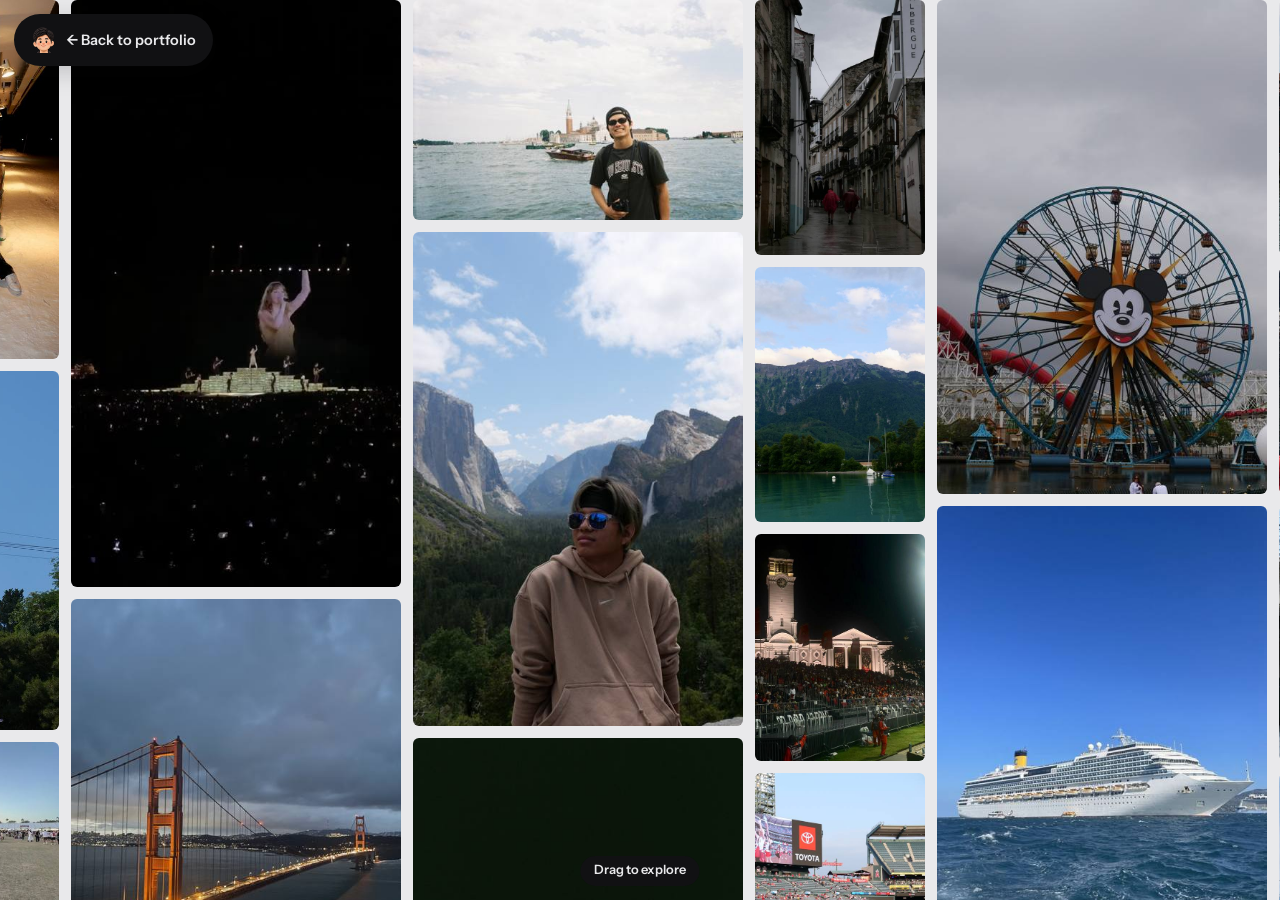
<file: life.html>
<!DOCTYPE html>
<html lang="en">
<head>
<meta charset="utf-8">
<meta name="viewport" content="width=device-width, initial-scale=1">
<title>Outside of code · Ashley Sum</title>
<meta name="description" content="Life away from the keyboard, through Ashley Sum's lens: trips, swims, concerts and game days.">
<link rel="canonical" href="https://ashleytzelesum.com/life.html">
<meta property="og:title" content="Outside of code · Ashley Sum">
<meta property="og:image" content="https://ashleytzelesum.com/img/og.jpg">
<meta name="twitter:card" content="summary_large_image">
<link rel="preconnect" href="https://fonts.googleapis.com">
<link rel="preconnect" href="https://fonts.gstatic.com" crossorigin>
<link href="https://fonts.googleapis.com/css2?family=Archivo:wdth,wght@62..125,500..900&family=Instrument+Sans:wght@400;500;600;700&display=swap" rel="stylesheet">
<style>:root{--bg:#E9E9EB;--paper:#F5F5F6;--mid:#DCDCDF;--ink:#111113;--muted:#64646B;--line:#CDCDD2;--display:'Archivo',system-ui,sans-serif;--body:'Instrument Sans',system-ui,sans-serif}
*{box-sizing:border-box}
html,body{margin:0;height:100%;overflow:hidden;background:var(--bg);color:var(--ink);font:400 1rem/1.5 var(--body)}
.sr{position:absolute;width:1px;height:1px;overflow:hidden;clip:rect(0 0 0 0);white-space:nowrap}
.back{position:fixed;top:14px;left:14px;z-index:20;display:inline-flex;align-items:center;gap:.5rem;font:600 .9rem/1 var(--body);color:var(--bg);background:var(--ink);text-decoration:none;padding:.8rem 1.1rem;border-radius:999px;box-shadow:0 6px 24px rgba(17,17,19,.18)}
.back:focus-visible{outline:2px solid var(--ink);outline-offset:3px}
/* v73: infinite photo canvas */
.cv{position:fixed;inset:0;overflow:hidden;background:var(--bg);cursor:grab;touch-action:none;user-select:none;-webkit-user-select:none;outline:none}
.cv:focus-visible{box-shadow:inset 0 0 0 2px var(--ink)}
.cv.drag{cursor:grabbing}
.cv-world{position:absolute;inset:0}
.cv-it{position:absolute;left:0;top:0;margin:0;border-radius:6px;overflow:hidden;background:var(--mid);will-change:transform;contain:layout paint}
.cv-it img,.cv-it video{display:block;width:100%;height:100%;object-fit:cover;pointer-events:none;-webkit-user-drag:none}
.cv-it .cap{position:absolute;left:6px;bottom:6px;font:600 .74rem/1.2 var(--body);background:var(--paper);color:var(--ink);padding:.3rem .5rem;border-radius:999px;opacity:0;translate:0 4px;transition:opacity .18s,translate .18s;max-width:calc(100% - 12px);white-space:nowrap;overflow:hidden;text-overflow:ellipsis}
.cv-it:hover .cap,.cv-it.kf .cap{opacity:1;translate:0 0}
.cv-it.kf{outline:2px solid var(--ink);outline-offset:2px}
.cv-lab{position:absolute;left:0;top:0;font:800 clamp(1.6rem,2.4vw,2.4rem)/1 var(--display);font-stretch:115%;letter-spacing:-.05em;color:var(--ink);white-space:nowrap;will-change:transform;pointer-events:none}
.cv-top{position:absolute;top:12px;left:12px;right:12px;display:flex;justify-content:center;gap:8px;pointer-events:none;z-index:2}
.cv-chips{display:flex;gap:4px;padding:5px;background:var(--paper);border:1px solid var(--line);border-radius:999px;box-shadow:0 6px 24px rgba(17,17,19,.08);overflow-x:auto;scrollbar-width:none;max-width:100%;pointer-events:auto}
.cv-chips::-webkit-scrollbar{display:none}
.cv-chips button{font:600 .84rem/1 var(--body);padding:.6rem .85rem;border:0;border-radius:999px;background:transparent;color:var(--ink);cursor:pointer;white-space:nowrap}
.cv-chips button:hover{background:var(--mid)}
.cv-chips button[aria-pressed="true"]{background:var(--ink);color:var(--bg)}
.cv-x{display:none;pointer-events:auto;font:600 .84rem/1 var(--body);padding:.75rem 1rem;border-radius:999px;border:1px solid var(--line);background:var(--paper);color:var(--ink);cursor:pointer}
.cv-hint{position:absolute;left:50%;bottom:14px;translate:-50% 0;margin:0;font:600 .8rem/1 var(--body);background:var(--ink);color:var(--bg);padding:.55rem .85rem;border-radius:999px;pointer-events:none;transition:opacity .4s;z-index:2}
.cv.moved .cv-hint{opacity:0}
.cv.fs{position:fixed;inset:0;height:100vh;height:100dvh;margin:0;z-index:70;border:0;touch-action:none}
.cv.fs .cv-x{display:block}
html.cv-lock{overflow:hidden}
.lb{position:fixed;inset:0;z-index:90;background:rgba(233,233,235,.97);display:none;place-items:center;padding:64px 4vw 4vw}
.lb.on{display:grid}
.lb figure{margin:0;display:grid;justify-items:center;gap:.7rem}
.lb img,.lb video{max-width:100%;max-height:80vh;border-radius:8px;display:block}
.lb figcaption{font-size:.95rem}
.lb figcaption span{color:var(--muted);margin-left:.5rem}
.lb-ctl{position:fixed;top:12px;right:12px;display:flex;gap:6px}
.lb-ctl button{font:600 .88rem/1 var(--body);padding:.7rem 1rem;border-radius:999px;border:1px solid var(--line);background:var(--paper);color:var(--ink);cursor:pointer}
</style>
<link rel="icon" href="img/favicon.ico" sizes="any">
<link rel="icon" type="image/png" sizes="32x32" href="img/favicon-32.png">
<link rel="apple-touch-icon" href="img/favicon-180.png">
</head>
<body>
<header><h1 class="sr">Outside of code: photos by Ashley Sum</h1>
<a class="back" href="index.html#life"><img src="img/logo-head.png" width="26" height="26" alt="" style="display:block"> &larr; Back to portfolio</a></header>
<div class="cv" id="cv" tabindex="0" role="region" aria-roledescription="photo canvas" aria-label="Photos. Drag, scroll or use the arrow keys to explore. Press Enter on a photo to open it.">
  <div class="cv-world" id="cvw"></div>
  <p class="cv-hint" aria-hidden="true">Drag to explore</p>
</div>
<div class="lb" id="lb" role="dialog" aria-modal="true" aria-label="Photo">
  <div class="lb-ctl"><button type="button" id="lbp" aria-label="Previous photo">&larr;</button><button type="button" id="lbn" aria-label="Next photo">&rarr;</button><button type="button" id="lbx">Close</button></div>
  <figure id="lbc"></figure>
</div>
<script>
  /* v73: infinite, pannable photo canvas. One layout tile repeats in every direction; topics sit in their own clusters */
  (function () {
    var cv = document.getElementById('cv'); if (!cv) return;
    var world = document.getElementById('cvw');
    var ITEMS = [{"cat": "Game day", "t": "49ers, Santa Clara, CA", "src": "img/life/p000-49ers.jpg", "th": "img/life/t/p000-49ers.jpg", "w": 460, "h": 613}, {"cat": "Game day", "t": "49ers, Levi’s Stadium, CA", "src": "img/life/49ers-flag.jpg", "th": "img/life/t/49ers-flag.jpg", "w": 460, "h": 613}, {"cat": "Game day", "t": "49ers, Santa Clara, CA", "src": "img/life/p002-49ers.jpg", "th": "img/life/t/p002-49ers.jpg", "w": 460, "h": 613}, {"cat": "Game day", "t": "Angels, Anaheim, CA", "src": "img/life/p003-angels.jpg", "th": "img/life/t/p003-angels.jpg", "w": 460, "h": 613}, {"cat": "Game day", "t": "Angels game, Anaheim, CA", "src": "img/life/angels.jpg", "th": "img/life/t/angels.jpg", "w": 460, "h": 802}, {"cat": "Game day", "t": "Angels, Anaheim, CA", "src": "img/life/p005-angels.jpg", "th": "img/life/t/p005-angels.jpg", "w": 460, "h": 689}, {"cat": "Travel", "t": "Barcelona, Spain", "src": "img/life/p006-barcelona.jpg", "th": "img/life/t/p006-barcelona.jpg", "w": 460, "h": 689}, {"cat": "Travel", "t": "Barcelona, Spain", "src": "img/life/p007-barcelona.jpg", "th": "img/life/t/p007-barcelona.jpg", "w": 460, "h": 689}, {"cat": "Travel", "t": "Barcelona, Spain", "src": "img/life/p008-barcelona.jpg", "th": "img/life/t/p008-barcelona.jpg", "w": 460, "h": 689}, {"cat": "Travel", "t": "Barcelona, Spain", "src": "img/life/p009-barcelona.jpg", "th": "img/life/t/p009-barcelona.jpg", "w": 460, "h": 689}, {"cat": "Travel", "t": "Barcelona, Spain", "src": "img/life/p010-barcelona.jpg", "th": "img/life/t/p010-barcelona.jpg", "w": 460, "h": 689}, {"cat": "Travel", "t": "Sagrada Família, Barcelona, Spain", "src": "img/life/sagrada.jpg", "th": "img/life/t/sagrada.jpg", "w": 460, "h": 689}, {"cat": "Travel", "t": "Casa Batlló, Barcelona, Spain", "src": "img/life/batllo.jpg", "th": "img/life/t/batllo.jpg", "w": 460, "h": 689}, {"cat": "Travel", "t": "Barcelona, Spain", "src": "img/life/p013-barcelona.jpg", "th": "img/life/t/p013-barcelona.jpg", "w": 460, "h": 689}, {"cat": "Travel", "t": "Barcelona, Spain", "src": "img/life/p014-barcelona.jpg", "th": "img/life/t/p014-barcelona.jpg", "w": 460, "h": 689}, {"cat": "Travel", "t": "Park Güell, Barcelona, Spain", "src": "img/life/guell.jpg", "th": "img/life/t/guell.jpg", "w": 460, "h": 689}, {"cat": "Travel", "t": "Barcelona, Spain", "src": "img/life/p016-barcelona.jpg", "th": "img/life/t/p016-barcelona.jpg", "w": 460, "h": 689}, {"cat": "Travel", "t": "Barcelona, Spain", "src": "img/life/p017-barcelona.jpg", "th": "img/life/t/p017-barcelona.jpg", "w": 460, "h": 689}, {"cat": "Concerts", "t": "The Deadline Tour, from the seats, CA", "src": "img/life/bp-seats.jpg", "th": "img/life/t/bp-seats.jpg", "w": 460, "h": 613}, {"cat": "Concerts", "t": "The R&B Tour, Levi’s Stadium, CA", "src": "img/life/rnb-stage-photo.jpg", "th": "img/life/t/rnb-stage-photo.jpg", "w": 460, "h": 613}, {"cat": "Concerts", "t": "The Deadline Tour, SoFi Stadium, CA", "src": "img/life/bp-stage.jpg", "th": "img/life/t/bp-stage.jpg", "w": 460, "h": 613}, {"cat": "Concerts", "t": "The Deadline Tour, SoFi Stadium, CA", "src": "img/life/p020-blackpink-concert.jpg", "th": "img/life/t/p020-blackpink-concert.jpg", "w": 460, "h": 613}, {"cat": "Travel", "t": "Camino de Santiago, Spain", "src": "img/life/p021-camino-de-santiago.jpg", "th": "img/life/t/p021-camino-de-santiago.jpg", "w": 460, "h": 690}, {"cat": "Travel", "t": "Europe summer recap", "src": "img/life/v/europe-2026.mp4", "th": "img/life/t/europe-2026.jpg", "w": 1280, "h": 720, "type": "video", "hd": "img/life/hd/europe-2026.mp4"}, {"cat": "Travel", "t": "Camino de Santiago, Spain", "src": "img/life/p022-camino-de-santiago.jpg", "th": "img/life/t/p022-camino-de-santiago.jpg", "w": 460, "h": 689}, {"cat": "Travel", "t": "Camino de Santiago, Spain", "src": "img/life/p023-camino-de-santiago.jpg", "th": "img/life/t/p023-camino-de-santiago.jpg", "w": 460, "h": 689}, {"cat": "Travel", "t": "Camino de Santiago, Spain", "src": "img/life/camino-marker.jpg", "th": "img/life/t/camino-marker.jpg", "w": 460, "h": 689}, {"cat": "Travel", "t": "Camino de Santiago, Spain", "src": "img/life/p025-camino-de-santiago.jpg", "th": "img/life/t/p025-camino-de-santiago.jpg", "w": 460, "h": 689}, {"cat": "Travel", "t": "Camino de Santiago, Spain", "src": "img/life/p026-camino-de-santiago.jpg", "th": "img/life/t/p026-camino-de-santiago.jpg", "w": 460, "h": 689}, {"cat": "Travel", "t": "Camino de Santiago, Spain", "src": "img/life/camino-mural.jpg", "th": "img/life/t/camino-mural.jpg", "w": 460, "h": 689}, {"cat": "Travel", "t": "Camino de Santiago, Spain", "src": "img/life/p028-camino-de-santiago.jpg", "th": "img/life/t/p028-camino-de-santiago.jpg", "w": 460, "h": 689}, {"cat": "Travel", "t": "Camino de Santiago, Spain", "src": "img/life/p029-camino-de-santiago.jpg", "th": "img/life/t/p029-camino-de-santiago.jpg", "w": 460, "h": 689}, {"cat": "Travel", "t": "Camino de Santiago, Spain", "src": "img/life/p030-camino-de-santiago.jpg", "th": "img/life/t/p030-camino-de-santiago.jpg", "w": 460, "h": 689}, {"cat": "Travel", "t": "Camino de Santiago, Spain", "src": "img/life/p031-camino-de-santiago.jpg", "th": "img/life/t/p031-camino-de-santiago.jpg", "w": 460, "h": 689}, {"cat": "Travel", "t": "Camino de Santiago, Spain", "src": "img/life/p032-camino-de-santiago.jpg", "th": "img/life/t/p032-camino-de-santiago.jpg", "w": 460, "h": 689}, {"cat": "Travel", "t": "Camino de Santiago, Spain", "src": "img/life/p033-camino-de-santiago.jpg", "th": "img/life/t/p033-camino-de-santiago.jpg", "w": 460, "h": 689}, {"cat": "Travel", "t": "Camino de Santiago, Spain", "src": "img/life/camino-cat.jpg", "th": "img/life/t/camino-cat.jpg", "w": 460, "h": 689}, {"cat": "Travel", "t": "Camino de Santiago, Spain", "src": "img/life/p035-camino-de-santiago.jpg", "th": "img/life/t/p035-camino-de-santiago.jpg", "w": 460, "h": 689}, {"cat": "Travel", "t": "Camino de Santiago, Spain", "src": "img/life/camino-food.jpg", "th": "img/life/t/camino-food.jpg", "w": 460, "h": 689}, {"cat": "Travel", "t": "Camino, the finish in Santiago, Spain", "src": "img/life/camino-end.jpg", "th": "img/life/t/camino-end.jpg", "w": 460, "h": 689}, {"cat": "Travel", "t": "Camino de Santiago, Spain", "src": "img/life/p038-camino-de-santiago.jpg", "th": "img/life/t/p038-camino-de-santiago.jpg", "w": 460, "h": 689}, {"cat": "Travel", "t": "Camino de Santiago, Spain", "src": "img/life/p039-camino-de-santiago.jpg", "th": "img/life/t/p039-camino-de-santiago.jpg", "w": 460, "h": 613}, {"cat": "Travel", "t": "Chicago, IL", "src": "img/life/p040-chicago.jpg", "th": "img/life/t/p040-chicago.jpg", "w": 460, "h": 613}, {"cat": "Travel", "t": "Chicago recap, IL", "src": "img/life/v/chicago-2025.mp4", "th": "img/life/t/chicago-2025.jpg", "w": 720, "h": 1280, "type": "video", "hd": "img/life/hd/chicago-2025.mp4"}, {"cat": "Travel", "t": "Chicago, IL", "src": "img/life/chicago-bean.jpg", "th": "img/life/t/chicago-bean.jpg", "w": 460, "h": 613}, {"cat": "Travel", "t": "Chicago, IL", "src": "img/life/p042-chicago.jpg", "th": "img/life/t/p042-chicago.jpg", "w": 460, "h": 613}, {"cat": "Travel", "t": "Thanksgiving parade, Chicago, IL", "src": "img/life/chicago-parade.jpg", "th": "img/life/t/chicago-parade.jpg", "w": 460, "h": 613}, {"cat": "Travel", "t": "Chicago, IL", "src": "img/life/p044-chicago.jpg", "th": "img/life/t/p044-chicago.jpg", "w": 460, "h": 613}, {"cat": "Concerts", "t": "Coachella, Indio, CA", "src": "img/life/p045-coachella.jpg", "th": "img/life/t/p045-coachella.jpg", "w": 460, "h": 689}, {"cat": "Concerts", "t": "Coachella recap, Indio, CA", "src": "img/life/v/coachella-2026.mp4", "th": "img/life/t/coachella-2026.jpg", "w": 960, "h": 720, "type": "video", "hd": "img/life/hd/coachella-2026.mp4"}, {"cat": "Concerts", "t": "The R&B Tour, Levi’s Stadium, CA", "src": "img/life/v/rnb-sunset.mp4", "th": "img/life/t/rnb-sunset.jpg", "w": 1280, "h": 720, "type": "video", "hd": "img/life/hd/rnb-sunset.mp4"}, {"cat": "Concerts", "t": "Coachella on film, Indio, CA", "src": "img/life/coachella-film.jpg", "th": "img/life/t/coachella-film.jpg", "w": 460, "h": 307}, {"cat": "Concerts", "t": "Coachella, Indio, CA", "src": "img/life/p047-coachella.jpg", "th": "img/life/t/p047-coachella.jpg", "w": 460, "h": 307}, {"cat": "Concerts", "t": "Coachella, Indio, CA", "src": "img/life/p048-coachella.jpg", "th": "img/life/t/p048-coachella.jpg", "w": 460, "h": 689}, {"cat": "Concerts", "t": "Coachella, Indio, CA", "src": "img/life/p049-coachella.jpg", "th": "img/life/t/p049-coachella.jpg", "w": 460, "h": 689}, {"cat": "Concerts", "t": "The R&B Tour, Levi’s Stadium, CA", "src": "img/life/v/rnb-entrance.mp4", "th": "img/life/t/rnb-entrance.jpg", "w": 1280, "h": 720, "type": "video", "hd": "img/life/hd/rnb-entrance.mp4"}, {"cat": "Concerts", "t": "Coachella, Indio, CA", "src": "img/life/coachella-orange.jpg", "th": "img/life/t/coachella-orange.jpg", "w": 460, "h": 307}, {"cat": "Concerts", "t": "Coachella, Indio, CA", "src": "img/life/coachella-tent.jpg", "th": "img/life/t/coachella-tent.jpg", "w": 460, "h": 689}, {"cat": "Concerts", "t": "Coachella, Indio, CA", "src": "img/life/p052-coachella.jpg", "th": "img/life/t/p052-coachella.jpg", "w": 460, "h": 689}, {"cat": "Travel", "t": "Disneyland, CA", "src": "img/life/p053-disney.jpg", "th": "img/life/t/p053-disney.jpg", "w": 460, "h": 689}, {"cat": "Travel", "t": "Disneyland, CA", "src": "img/life/p054-disney.jpg", "th": "img/life/t/p054-disney.jpg", "w": 460, "h": 689}, {"cat": "Travel", "t": "Disneyland, CA", "src": "img/life/p055-disney.jpg", "th": "img/life/t/p055-disney.jpg", "w": 460, "h": 689}, {"cat": "Travel", "t": "Disneyland, CA", "src": "img/life/p056-disney.jpg", "th": "img/life/t/p056-disney.jpg", "w": 460, "h": 689}, {"cat": "Travel", "t": "Disneyland, CA", "src": "img/life/p057-disney.jpg", "th": "img/life/t/p057-disney.jpg", "w": 460, "h": 689}, {"cat": "Travel", "t": "Disneyland, CA", "src": "img/life/p058-disney.jpg", "th": "img/life/t/p058-disney.jpg", "w": 460, "h": 689}, {"cat": "Travel", "t": "Disneyland, CA", "src": "img/life/p059-disney.jpg", "th": "img/life/t/p059-disney.jpg", "w": 460, "h": 689}, {"cat": "Travel", "t": "Disneyland, CA", "src": "img/life/p060-disney.jpg", "th": "img/life/t/p060-disney.jpg", "w": 460, "h": 307}, {"cat": "Travel", "t": "Disneyland, CA", "src": "img/life/p061-disney.jpg", "th": "img/life/t/p061-disney.jpg", "w": 460, "h": 689}, {"cat": "Travel", "t": "Disneyland, CA", "src": "img/life/p062-disney.jpg", "th": "img/life/t/p062-disney.jpg", "w": 460, "h": 307}, {"cat": "Travel", "t": "Disneyland, CA", "src": "img/life/p063-disney.jpg", "th": "img/life/t/p063-disney.jpg", "w": 460, "h": 689}, {"cat": "Travel", "t": "Disneyland, CA", "src": "img/life/p064-disney.jpg", "th": "img/life/t/p064-disney.jpg", "w": 460, "h": 689}, {"cat": "Travel", "t": "Disneyland, CA", "src": "img/life/p065-disney.jpg", "th": "img/life/t/p065-disney.jpg", "w": 460, "h": 689}, {"cat": "Game day", "t": "F1, Singapore", "src": "img/life/p066-f1-racing.jpg", "th": "img/life/t/p066-f1-racing.jpg", "w": 460, "h": 613}, {"cat": "Game day", "t": "F1, Singapore", "src": "img/life/p067-f1-racing.jpg", "th": "img/life/t/p067-f1-racing.jpg", "w": 460, "h": 613}, {"cat": "Game day", "t": "Singapore Grand Prix", "src": "img/life/f1-car.jpg", "th": "img/life/t/f1-car.jpg", "w": 460, "h": 613}, {"cat": "Game day", "t": "F1, Singapore", "src": "img/life/p069-f1-racing.jpg", "th": "img/life/t/p069-f1-racing.jpg", "w": 460, "h": 613}, {"cat": "Game day", "t": "F1 show run, San Francisco, CA", "src": "img/life/f1-redbull.jpg", "th": "img/life/t/f1-redbull.jpg", "w": 460, "h": 613}, {"cat": "Game day", "t": "F1, Singapore", "src": "img/life/p071-f1-racing.jpg", "th": "img/life/t/p071-f1-racing.jpg", "w": 460, "h": 613}, {"cat": "Film", "t": "On film", "src": "img/life/film-lake.jpg", "th": "img/life/t/film-lake.jpg", "w": 460, "h": 307}, {"cat": "Film", "t": "On film", "src": "img/life/p073-film.jpg", "th": "img/life/t/p073-film.jpg", "w": 460, "h": 307}, {"cat": "Film", "t": "On film, Venice, Italy", "src": "img/life/film-venice.jpg", "th": "img/life/t/film-venice.jpg", "w": 460, "h": 307}, {"cat": "Film", "t": "On film, Venice, Italy", "src": "img/life/film-water.jpg", "th": "img/life/t/film-water.jpg", "w": 460, "h": 307}, {"cat": "Film", "t": "On film", "src": "img/life/p076-film.jpg", "th": "img/life/t/p076-film.jpg", "w": 460, "h": 307}, {"cat": "Film", "t": "On film", "src": "img/life/p077-film.jpg", "th": "img/life/t/p077-film.jpg", "w": 460, "h": 311}, {"cat": "Film", "t": "On film, Grand Canyon, AZ", "src": "img/life/film-canyon.jpg", "th": "img/life/t/film-canyon.jpg", "w": 460, "h": 311}, {"cat": "Film", "t": "On film", "src": "img/life/p079-film.jpg", "th": "img/life/t/p079-film.jpg", "w": 460, "h": 681}, {"cat": "Film", "t": "On film", "src": "img/life/film-ramen.jpg", "th": "img/life/t/film-ramen.jpg", "w": 460, "h": 311}, {"cat": "Film", "t": "On film", "src": "img/life/p081-film.jpg", "th": "img/life/t/p081-film.jpg", "w": 460, "h": 311}, {"cat": "Film", "t": "On film, Golden Gate, CA", "src": "img/life/film-ggb.jpg", "th": "img/life/t/film-ggb.jpg", "w": 460, "h": 311}, {"cat": "Film", "t": "On film", "src": "img/life/p083-film.jpg", "th": "img/life/t/p083-film.jpg", "w": 460, "h": 688}, {"cat": "Film", "t": "On film", "src": "img/life/film-coast.jpg", "th": "img/life/t/film-coast.jpg", "w": 460, "h": 688}, {"cat": "Travel", "t": "Grindelwald, Switzerland", "src": "img/life/p085-grindelwald.jpg", "th": "img/life/t/p085-grindelwald.jpg", "w": 460, "h": 307}, {"cat": "Travel", "t": "Grindelwald, Switzerland", "src": "img/life/p086-grindelwald.jpg", "th": "img/life/t/p086-grindelwald.jpg", "w": 460, "h": 689}, {"cat": "Travel", "t": "Grindelwald, Switzerland", "src": "img/life/grindelwald.jpg", "th": "img/life/t/grindelwald.jpg", "w": 460, "h": 689}, {"cat": "Travel", "t": "Swiss Alps", "src": "img/life/lauterbrunnen.jpg", "th": "img/life/t/lauterbrunnen.jpg", "w": 460, "h": 689}, {"cat": "Game day", "t": "Singapore Turf Club, Singapore", "src": "img/life/turf-me.jpg", "th": "img/life/t/turf-me.jpg", "w": 460, "h": 613}, {"cat": "Game day", "t": "Horse racing, Singapore Turf Club, Singapore", "src": "img/life/p090-house-racing.jpg", "th": "img/life/t/p090-house-racing.jpg", "w": 460, "h": 689}, {"cat": "Game day", "t": "Horse racing, Singapore Turf Club, Singapore", "src": "img/life/p091-house-racing.jpg", "th": "img/life/t/p091-house-racing.jpg", "w": 460, "h": 689}, {"cat": "Travel", "t": "Interlaken, Switzerland", "src": "img/life/p092-interlaken.jpg", "th": "img/life/t/p092-interlaken.jpg", "w": 460, "h": 689}, {"cat": "Travel", "t": "Interlaken, Switzerland", "src": "img/life/p093-interlaken.jpg", "th": "img/life/t/p093-interlaken.jpg", "w": 460, "h": 690}, {"cat": "Travel", "t": "Interlaken, Switzerland", "src": "img/life/interlaken-cows.jpg", "th": "img/life/t/interlaken-cows.jpg", "w": 460, "h": 307}, {"cat": "Travel", "t": "Interlaken, Switzerland", "src": "img/life/p095-interlaken.jpg", "th": "img/life/t/p095-interlaken.jpg", "w": 460, "h": 689}, {"cat": "Travel", "t": "Interlaken, Switzerland", "src": "img/life/p096-interlaken.jpg", "th": "img/life/t/p096-interlaken.jpg", "w": 460, "h": 690}, {"cat": "Travel", "t": "Interlaken, Switzerland", "src": "img/life/p097-interlaken.jpg", "th": "img/life/t/p097-interlaken.jpg", "w": 460, "h": 689}, {"cat": "Travel", "t": "Interlaken, Switzerland", "src": "img/life/p098-interlaken.jpg", "th": "img/life/t/p098-interlaken.jpg", "w": 460, "h": 689}, {"cat": "Travel", "t": "Paragliding over Interlaken, Switzerland", "src": "img/life/paraglide.jpg", "th": "img/life/t/paraglide.jpg", "w": 460, "h": 613}, {"cat": "Travel", "t": "Interlaken, Switzerland", "src": "img/life/p100-interlaken.jpg", "th": "img/life/t/p100-interlaken.jpg", "w": 460, "h": 613}, {"cat": "Travel", "t": "Japan", "src": "img/life/p101-japan.jpg", "th": "img/life/t/p101-japan.jpg", "w": 460, "h": 718}, {"cat": "Travel", "t": "Penguin walk, Japan", "src": "img/life/japan-penguins.jpg", "th": "img/life/t/japan-penguins.jpg", "w": 460, "h": 689}, {"cat": "Travel", "t": "Japan", "src": "img/life/japan-night.jpg", "th": "img/life/t/japan-night.jpg", "w": 460, "h": 689}, {"cat": "Travel", "t": "Japan", "src": "img/life/p104-japan.jpg", "th": "img/life/t/p104-japan.jpg", "w": 460, "h": 689}, {"cat": "Travel", "t": "Japan", "src": "img/life/p105-japan.jpg", "th": "img/life/t/p105-japan.jpg", "w": 460, "h": 613}, {"cat": "Travel", "t": "Japan", "src": "img/life/p106-japan.jpg", "th": "img/life/t/p106-japan.jpg", "w": 460, "h": 689}, {"cat": "Travel", "t": "Japan", "src": "img/life/p107-japan.jpg", "th": "img/life/t/p107-japan.jpg", "w": 460, "h": 689}, {"cat": "Travel", "t": "Japan", "src": "img/life/p108-japan.jpg", "th": "img/life/t/p108-japan.jpg", "w": 460, "h": 689}, {"cat": "Travel", "t": "Autumn in Japan", "src": "img/life/japan-autumn.jpg", "th": "img/life/t/japan-autumn.jpg", "w": 460, "h": 689}, {"cat": "Travel", "t": "Japan", "src": "img/life/p110-japan.jpg", "th": "img/life/t/p110-japan.jpg", "w": 460, "h": 689}, {"cat": "Travel", "t": "Kyoto, Japan", "src": "img/life/japan-pagoda.jpg", "th": "img/life/t/japan-pagoda.jpg", "w": 460, "h": 689}, {"cat": "Travel", "t": "Japan", "src": "img/life/p112-japan.jpg", "th": "img/life/t/p112-japan.jpg", "w": 460, "h": 689}, {"cat": "Travel", "t": "Japan", "src": "img/life/p113-japan.jpg", "th": "img/life/t/p113-japan.jpg", "w": 460, "h": 689}, {"cat": "Travel", "t": "Japan", "src": "img/life/japan-lanterns.jpg", "th": "img/life/t/japan-lanterns.jpg", "w": 460, "h": 689}, {"cat": "Travel", "t": "Japan", "src": "img/life/p115-japan.jpg", "th": "img/life/t/p115-japan.jpg", "w": 460, "h": 613}, {"cat": "Game day", "t": "Lakers, Los Angeles, CA", "src": "img/life/lakers.jpg", "th": "img/life/t/lakers.jpg", "w": 460, "h": 613}, {"cat": "Travel", "t": "Madrid, Spain", "src": "img/life/p117-madrid.jpg", "th": "img/life/t/p117-madrid.jpg", "w": 460, "h": 689}, {"cat": "Travel", "t": "Madrid, Spain", "src": "img/life/madrid.jpg", "th": "img/life/t/madrid.jpg", "w": 460, "h": 689}, {"cat": "Travel", "t": "Madrid, Spain", "src": "img/life/p119-madrid.jpg", "th": "img/life/t/p119-madrid.jpg", "w": 460, "h": 689}, {"cat": "Travel", "t": "Paris, France", "src": "img/life/eiffel.jpg", "th": "img/life/t/eiffel.jpg", "w": 460, "h": 689}, {"cat": "Travel", "t": "The Louvre, Paris, France", "src": "img/life/louvre.jpg", "th": "img/life/t/louvre.jpg", "w": 460, "h": 307}, {"cat": "Travel", "t": "Paris, France", "src": "img/life/p122-paris.jpg", "th": "img/life/t/p122-paris.jpg", "w": 460, "h": 689}, {"cat": "Travel", "t": "Paris, France", "src": "img/life/p123-paris.jpg", "th": "img/life/t/p123-paris.jpg", "w": 460, "h": 689}, {"cat": "Game day", "t": "Roland-Garros, Paris, France", "src": "img/life/p124-paris.jpg", "th": "img/life/t/p124-paris.jpg", "w": 460, "h": 689}, {"cat": "Game day", "t": "Roland-Garros, Paris, France", "src": "img/life/roland-garros.jpg", "th": "img/life/t/roland-garros.jpg", "w": 460, "h": 307}, {"cat": "Game day", "t": "Roland-Garros, Paris, France", "src": "img/life/p126-paris.jpg", "th": "img/life/t/p126-paris.jpg", "w": 460, "h": 689}, {"cat": "Game day", "t": "Roland-Garros, Paris, France", "src": "img/life/p127-paris.jpg", "th": "img/life/t/p127-paris.jpg", "w": 460, "h": 689}, {"cat": "Travel", "t": "Porto, Portugal", "src": "img/life/p128-porto.jpg", "th": "img/life/t/p128-porto.jpg", "w": 460, "h": 689}, {"cat": "Travel", "t": "Porto, Portugal", "src": "img/life/p129-porto.jpg", "th": "img/life/t/p129-porto.jpg", "w": 460, "h": 689}, {"cat": "Travel", "t": "Porto, Portugal", "src": "img/life/p130-porto.jpg", "th": "img/life/t/p130-porto.jpg", "w": 460, "h": 689}, {"cat": "Travel", "t": "Porto, Portugal", "src": "img/life/porto-tram.jpg", "th": "img/life/t/porto-tram.jpg", "w": 460, "h": 689}, {"cat": "Travel", "t": "Porto, Portugal", "src": "img/life/p132-porto.jpg", "th": "img/life/t/p132-porto.jpg", "w": 460, "h": 689}, {"cat": "Travel", "t": "Porto, Portugal", "src": "img/life/p133-porto.jpg", "th": "img/life/t/p133-porto.jpg", "w": 460, "h": 689}, {"cat": "Travel", "t": "Porto, Portugal", "src": "img/life/p134-porto.jpg", "th": "img/life/t/p134-porto.jpg", "w": 460, "h": 689}, {"cat": "Travel", "t": "Porto at sunset, Portugal", "src": "img/life/porto-sunset.jpg", "th": "img/life/t/porto-sunset.jpg", "w": 460, "h": 689}, {"cat": "Random", "t": "Dumb and dumber", "src": "img/life/p136-random.jpg", "th": "img/life/t/p136-random.jpg", "w": 460, "h": 689}, {"cat": "Random", "t": "Cruise", "src": "img/life/p137-random.jpg", "th": "img/life/t/p137-random.jpg", "w": 460, "h": 613}, {"cat": "Random", "t": "Traitor from SF", "src": "img/life/p138-random.jpg", "th": "img/life/t/p138-random.jpg", "w": 460, "h": 689}, {"cat": "Random", "t": "Sunset", "src": "img/life/sunset.jpg", "th": "img/life/t/sunset.jpg", "w": 460, "h": 689}, {"cat": "Random", "t": "Boba", "src": "img/life/bulldog.jpg", "th": "img/life/t/bulldog.jpg", "w": 460, "h": 613}, {"cat": "Random", "t": "Boba the midnight killer", "src": "img/life/p141-random.jpg", "th": "img/life/t/p141-random.jpg", "w": 460, "h": 613}, {"cat": "Random", "t": "Mushroom hair", "src": "img/life/p142-random.jpg", "th": "img/life/t/p142-random.jpg", "w": 460, "h": 613}, {"cat": "Random", "t": "Lake Berryessa, CA", "src": "img/life/lake-jump.jpg", "th": "img/life/t/lake-jump.jpg", "w": 460, "h": 613}, {"cat": "Random", "t": "Lake Berryessa, CA", "src": "img/life/p144-random.jpg", "th": "img/life/t/p144-random.jpg", "w": 460, "h": 613}, {"cat": "Random", "t": "Eddie Hellfire", "src": "img/life/p145-random.jpg", "th": "img/life/t/p145-random.jpg", "w": 460, "h": 818}, {"cat": "Random", "t": "Lock in", "src": "img/life/p146-random.jpg", "th": "img/life/t/p146-random.jpg", "w": 460, "h": 307}, {"cat": "Travel", "t": "Road trip 2023", "src": "img/life/p147-road-trip-2023.jpg", "th": "img/life/t/p147-road-trip-2023.jpg", "w": 460, "h": 307}, {"cat": "Travel", "t": "Santa Monica Pier, CA", "src": "img/life/route66.jpg", "th": "img/life/t/route66.jpg", "w": 460, "h": 689}, {"cat": "Travel", "t": "Road trip 2023", "src": "img/life/p149-road-trip-2023.jpg", "th": "img/life/t/p149-road-trip-2023.jpg", "w": 460, "h": 689}, {"cat": "Travel", "t": "Road trip 2023", "src": "img/life/p150-road-trip-2023.jpg", "th": "img/life/t/p150-road-trip-2023.jpg", "w": 460, "h": 613}, {"cat": "Travel", "t": "Big Sur road trip, CA", "src": "img/life/bixby.jpg", "th": "img/life/t/bixby.jpg", "w": 460, "h": 613}, {"cat": "Travel", "t": "Joshua Tree, CA", "src": "img/life/joshua-tree.jpg", "th": "img/life/t/joshua-tree.jpg", "w": 460, "h": 689}, {"cat": "Travel", "t": "Road trip 2023", "src": "img/life/p153-road-trip-2023.jpg", "th": "img/life/t/p153-road-trip-2023.jpg", "w": 460, "h": 689}, {"cat": "Travel", "t": "Road trip 2023", "src": "img/life/p154-road-trip-2023.jpg", "th": "img/life/t/p154-road-trip-2023.jpg", "w": 460, "h": 689}, {"cat": "Travel", "t": "Road trip 2023", "src": "img/life/p155-road-trip-2023.jpg", "th": "img/life/t/p155-road-trip-2023.jpg", "w": 460, "h": 689}, {"cat": "Travel", "t": "Road trip 2023", "src": "img/life/p156-road-trip-2023.jpg", "th": "img/life/t/p156-road-trip-2023.jpg", "w": 460, "h": 689}, {"cat": "Travel", "t": "San Francisco, CA", "src": "img/life/p157-san-francisco.jpg", "th": "img/life/t/p157-san-francisco.jpg", "w": 460, "h": 613}, {"cat": "Travel", "t": "San Francisco, CA", "src": "img/life/sf-ggb.jpg", "th": "img/life/t/sf-ggb.jpg", "w": 460, "h": 613}, {"cat": "Travel", "t": "San Francisco, CA", "src": "img/life/p159-san-francisco.jpg", "th": "img/life/t/p159-san-francisco.jpg", "w": 460, "h": 613}, {"cat": "Travel", "t": "Sri Lanka", "src": "img/life/p160-sri-lanka.jpg", "th": "img/life/t/p160-sri-lanka.jpg", "w": 460, "h": 638}, {"cat": "Concerts", "t": "The Eras Tour, National Stadium, Singapore", "src": "img/life/p161-taylor-swift-concert.jpg", "th": "img/life/t/p161-taylor-swift-concert.jpg", "w": 460, "h": 818}, {"cat": "Concerts", "t": "The R&B Tour, Levi’s Stadium, CA", "src": "img/life/v/rnb-stage.mp4", "th": "img/life/t/rnb-stage.jpg", "w": 1280, "h": 720, "type": "video", "hd": "img/life/hd/rnb-stage.mp4"}, {"cat": "Concerts", "t": "The Eras Tour, National Stadium, Singapore", "src": "img/life/eras-stage.jpg", "th": "img/life/t/eras-stage.jpg", "w": 460, "h": 818}, {"cat": "Concerts", "t": "The Eras Tour, National Stadium, Singapore", "src": "img/life/p163-taylor-swift-concert.jpg", "th": "img/life/t/p163-taylor-swift-concert.jpg", "w": 460, "h": 818}, {"cat": "Travel", "t": "Thailand", "src": "img/life/thailand-view.jpg", "th": "img/life/t/thailand-view.jpg", "w": 460, "h": 613}, {"cat": "Travel", "t": "Thailand", "src": "img/life/p165-thailand.jpg", "th": "img/life/t/p165-thailand.jpg", "w": 460, "h": 613}, {"cat": "Travel", "t": "Thailand", "src": "img/life/thailand-temple.jpg", "th": "img/life/t/thailand-temple.jpg", "w": 460, "h": 345}, {"cat": "Travel", "t": "Venice, Italy", "src": "img/life/venice.jpg", "th": "img/life/t/venice.jpg", "w": 460, "h": 689}, {"cat": "Travel", "t": "Venice, Italy", "src": "img/life/p168-venice.jpg", "th": "img/life/t/p168-venice.jpg", "w": 460, "h": 689}, {"cat": "Travel", "t": "Venice, Italy", "src": "img/life/p169-venice.jpg", "th": "img/life/t/p169-venice.jpg", "w": 460, "h": 689}, {"cat": "Travel", "t": "Venice, Italy", "src": "img/life/venice-bridge.jpg", "th": "img/life/t/venice-bridge.jpg", "w": 460, "h": 689}, {"cat": "Game day", "t": "Warriors, San Francisco, CA", "src": "img/life/p171-warriors.jpg", "th": "img/life/t/p171-warriors.jpg", "w": 460, "h": 613}, {"cat": "Game day", "t": "Warriors, Chase Center, CA", "src": "img/life/warriors.jpg", "th": "img/life/t/warriors.jpg", "w": 460, "h": 613}, {"cat": "Swimming", "t": "Behind the blocks", "src": "img/life/swim-blocks.jpg", "th": "img/life/t/swim-blocks.jpg", "w": 460, "h": 575}, {"cat": "Swimming", "t": "Swimming", "src": "img/life/p174-swim.jpg", "th": "img/life/t/p174-swim.jpg", "w": 460, "h": 691}, {"cat": "Swimming", "t": "Butterfly", "src": "img/life/swim-fly.jpg", "th": "img/life/t/swim-fly.jpg", "w": 460, "h": 362}, {"cat": "Swimming", "t": "Freestyle", "src": "img/life/swim-free.jpg", "th": "img/life/t/swim-free.jpg", "w": 460, "h": 307}, {"cat": "Swimming", "t": "Breathing side", "src": "img/life/swim-breath.jpg", "th": "img/life/t/swim-breath.jpg", "w": 460, "h": 307}, {"cat": "Swimming", "t": "Ready on the block", "src": "img/life/swim-ready.jpg", "th": "img/life/t/swim-ready.jpg", "w": 460, "h": 690}, {"cat": "Travel", "t": "Disneyland parade, CA", "src": "img/life/parade.jpg", "th": "img/life/t/parade.jpg", "w": 359, "h": 540}, {"cat": "Travel", "t": "On the cruise", "src": "img/life/cruise-sea.jpg", "th": "img/life/t/cruise-sea.jpg", "w": 460, "h": 613}, {"cat": "Travel", "t": "Cabin with a view", "src": "img/life/cabin.jpg", "th": "img/life/t/cabin.jpg", "w": 460, "h": 307}, {"cat": "Concerts", "t": "Coachella, Indio, CA", "src": "img/life/coachella.jpg", "th": "img/life/t/coachella.jpg", "w": 460, "h": 345}, {"cat": "Swimming", "t": "Escape from Alcatraz", "src": "img/life/v/alcatraz.mp4", "th": "img/life/t/alcatraz.jpg", "w": 1280, "h": 960, "type": "video", "hd": "img/life/hd/alcatraz.mp4"}, {"cat": "Concerts", "t": "The Deadline Tour, SoFi Stadium, CA", "src": "img/life/v/blackpink.mp4", "th": "img/life/t/blackpink.jpg", "w": 720, "h": 1280, "type": "video", "hd": "img/life/hd/blackpink.mp4"}, {"cat": "Concerts", "t": "The R&B Tour, Levi’s Stadium, CA", "src": "img/life/v/rnb-crowd.mp4", "th": "img/life/t/rnb-crowd.jpg", "w": 1280, "h": 720, "type": "video", "hd": "img/life/hd/rnb-crowd.mp4"}, {"cat": "Concerts", "t": "The Eras Tour, National Stadium, Singapore", "src": "img/life/v/eras.mp4", "th": "img/life/t/eras.jpg", "w": 720, "h": 1280, "type": "video", "hd": "img/life/v/eras.mp4"}, {"cat": "Concerts", "t": "The Eras Tour, National Stadium, Singapore", "src": "img/life/v/eras-2.mp4", "th": "img/life/t/eras-2.jpg", "w": 720, "h": 1280, "type": "video", "hd": "img/life/v/eras-2.mp4"}, {"cat": "Concerts", "t": "The Eras Tour, National Stadium, Singapore", "src": "img/life/v/eras-3.mp4", "th": "img/life/t/eras-3.jpg", "w": 720, "h": 1280, "type": "video", "hd": "img/life/v/eras-3.mp4"}, {"cat": "Travel", "t": "Red Rock Canyon, NV", "src": "img/life/v/red-rock.mp4", "th": "img/life/t/red-rock.jpg", "w": 1280, "h": 796, "type": "video", "hd": "img/life/hd/red-rock.mp4"}, {"cat": "Random", "t": "Coachella weekend, pool", "src": "img/life/v/pool.mp4", "th": "img/life/t/pool.jpg", "w": 1280, "h": 960, "type": "video", "hd": "img/life/hd/pool.mp4"}, {"cat": "Travel", "t": "Las Vegas, NV", "src": "img/life/v/vegas.mp4", "th": "img/life/t/vegas.jpg", "w": 1280, "h": 720, "type": "video", "hd": "img/life/hd/vegas.mp4"}];
    var CATS = ['Travel', 'Swimming', 'Concerts', 'Game day', 'Film', 'Random'];
    var small = window.matchMedia('(max-width:600px)').matches;
    var still = window.matchMedia('(prefers-reduced-motion:reduce)').matches;
    function esc(t) { return String(t).replace(/&/g, '&amp;').replace(/</g, '&lt;').replace(/"/g, '&quot;'); }

    /* layout: Cosmos-style masonry with one even gap, but columns come in different widths,
       so photos land in a mix of small, medium and large. Each column repeats on its own vertically
       and the column pattern repeats sideways, so the wall never has holes */
    var GAP = small ? 8 : 12;
    var WIDTHS = small ? [104, 140, 190] : [170, 240, 330];
    var seed = 20261111; function rnd() { seed = (seed * 1103515245 + 12345) & 0x7fffffff; return seed / 0x7fffffff; }
    ITEMS.forEach(function (it, i) { it.i = i; });
    var NC = small ? 9 : 14, cols = [], prev = -1;
    for (var c = 0; c < NC; c++) {
      var k; do { k = Math.floor(rnd() * WIDTHS.length); } while (k === prev && rnd() < .7);
      prev = k; cols.push({ w: WIDTHS[k], h: 0, items: [] });
    }
    /* videos only go in the widest columns, so make sure there are a few of them, spread across the row */
    var BIG = WIDTHS[WIDTHS.length - 1], nBig = cols.filter(function (c) { return c.w === BIG; }).length;
    for (var b = 1; nBig < (small ? 3 : 4); b += 3) { if (cols[b % NC].w !== BIG) { cols[b % NC].w = BIG; nBig++; } }
    var xs = 0; cols.forEach(function (c) { c.x = xs; xs += c.w + GAP; });
    var TW = xs;
    /* spread photos out, then drop each into the column that is shortest relative to its width */
    var order = ITEMS.slice(); for (var q = order.length - 1; q > 0; q--) { var r = Math.floor(rnd() * (q + 1)), t = order[q]; order[q] = order[r]; order[r] = t; }
    order.forEach(function (it) {
      var best = 0, bv = 1e12;
      cols.forEach(function (c, ci) { if (it.type === 'video' && c.w !== BIG) return; var v = c.h / c.w; if (v < bv) { bv = v; best = ci; } });
      var c = cols[best];
      it.ww = c.w; it.hh = Math.round(c.w * it.h / it.w); it.x = c.x; it.y = c.h; it.col = best;
      c.h += it.hh + GAP; c.items.push(it);
    });
    var cam = { x: TW / 2 - cv.clientWidth / 2, y: 0 }, vel = { x: 0, y: 0 };
    var live = {}, raf = null, lastAct = 0;

    function node(key, it) {
      var el = document.createElement('figure');
      el.className = 'cv-it'; el.setAttribute('data-i', it.i);
      el.style.width = it.ww + 'px'; el.style.height = it.hh + 'px';
      el.innerHTML = (it.type === 'video'
        ? '<video src="' + esc(it.src) + '" poster="' + esc(it.th) + '" muted loop playsinline' + (still ? '' : ' autoplay') + ' preload="metadata"></video>'
        : '<img src="' + esc(it.th) + '" alt="' + esc(it.t) + '" decoding="async" draggable="false">') + '<span class="cap" aria-hidden="true">' + esc(it.t) + '</span>';
      world.appendChild(el); return el;
    }
    function draw() {
      var W = cv.clientWidth, H = cv.clientHeight, M = 300, seen = {};
      var t0 = Math.floor((cam.x - M) / TW), t1 = Math.floor((cam.x + W + M) / TW);
      for (var tx = t0; tx <= t1; tx++) {
        for (var ci = 0; ci < cols.length; ci++) {
          var col = cols[ci], X = tx * TW + col.x - cam.x;
          if (X > W + M || X + col.w < -M) continue;
          var CH = col.h, r0 = Math.floor((cam.y - M) / CH), r1 = Math.floor((cam.y + H + M) / CH);
          for (var r = r0; r <= r1; r++) for (var i = 0; i < col.items.length; i++) {
            var it = col.items[i], Y = r * CH + it.y - cam.y;
            if (Y > H + M || Y + it.hh < -M) continue;
            var key = it.i + ':' + tx + ':' + r; seen[key] = 1;
            var el = live[key] || (live[key] = node(key, it));
            el.style.transform = 'translate3d(' + X.toFixed(1) + 'px,' + Y.toFixed(1) + 'px,0)';
          }
        }
      }
      for (var q in live) if (!seen[q]) { live[q].remove(); delete live[q]; }
    }
    function tick() {
      raf = null;
      var idle = performance.now() - lastAct > 2000;
      if (!dragging && (Math.abs(vel.x) > .05 || Math.abs(vel.y) > .05)) { cam.x += vel.x; cam.y += vel.y; vel.x *= .94; vel.y *= .94; }
      else if (!dragging && idle && !still && !anim && inView) { cam.x += .35; cam.y += .17; }
      if (anim) {
        var t = Math.min(1, (performance.now() - anim.t0) / 700), e = 1 - Math.pow(1 - t, 3);
        cam.x = anim.fx + (anim.tx - anim.fx) * e; cam.y = anim.fy + (anim.ty - anim.fy) * e;
        if (t === 1) anim = null;
      }
      draw();
      if (inView || anim || Math.abs(vel.x) > .05 || Math.abs(vel.y) > .05) raf = requestAnimationFrame(tick);
    }
    function kick() { if (!raf) raf = requestAnimationFrame(tick); }
    var inView = false;
    inView = true; kick();

    /* drag to pan, with momentum */
    var dragging = false, sx = 0, sy = 0, lx = 0, ly = 0, lt = 0, moved = 0, anim = null;
    cv.addEventListener('pointerdown', function (e) {
      if (e.button !== 0 || e.target.closest('button')) return;
      dragging = true; moved = 0; sx = lx = e.clientX; sy = ly = e.clientY; lt = performance.now();
      vel.x = vel.y = 0; anim = null; lastAct = lt;
    });
    window.addEventListener('pointermove', function (e) {
      if (!dragging) return;
      var dx = e.clientX - lx, dy = e.clientY - ly, now = performance.now();
      moved += Math.abs(dx) + Math.abs(dy);
      if (moved > 6) { cv.classList.add('drag', 'moved'); if (!cv.hasPointerCapture(e.pointerId)) try { cv.setPointerCapture(e.pointerId); } catch (x) {} }
      cam.x -= dx; cam.y -= dy;
      var dt = Math.max(1, now - lt); vel.x = -dx / dt * 16; vel.y = -dy / dt * 16;
      lx = e.clientX; ly = e.clientY; lt = now; lastAct = now; kick();
    });
    function end() { if (!dragging) return; dragging = false; cv.classList.remove('drag'); if (still) vel.x = vel.y = 0; kick(); }
    window.addEventListener('pointerup', end); window.addEventListener('pointercancel', end);

    /* wheel and trackpad pan only in full screen, so the page still scrolls normally */
    cv.addEventListener('wheel', function (e) {
      e.preventDefault(); cam.x += e.deltaX; cam.y += e.deltaY; vel.x = vel.y = 0; lastAct = performance.now(); cv.classList.add('moved'); kick();
    }, { passive: false });

    /* keyboard: arrows pan, Enter opens the photo nearest the centre */
    cv.addEventListener('keydown', function (e) {
      var s = 120, d = { ArrowLeft: [-s, 0], ArrowRight: [s, 0], ArrowUp: [0, -s], ArrowDown: [0, s] }[e.key];
      if (d) { e.preventDefault(); anim = { fx: cam.x, fy: cam.y, tx: cam.x + d[0], ty: cam.y + d[1], t0: performance.now() }; lastAct = performance.now(); cv.classList.add('moved'); kick(); }
      else if (e.key === 'Enter') { var c = nearest(); if (c >= 0) openLb(c); }
    });
    function nearest() {
      var W = cv.clientWidth, H = cv.clientHeight, best = -1, bd = 1e12;
      for (var k in live) { var r = live[k].getBoundingClientRect(), b = cv.getBoundingClientRect();
        var dx = r.left + r.width / 2 - b.left - W / 2, dy = r.top + r.height / 2 - b.top - H / 2, dd = dx * dx + dy * dy;
        if (dd < bd) { bd = dd; best = +live[k].getAttribute('data-i'); } }
      return best;
    }

    /* topic chips fly the camera to the nearest copy of that cluster */
    

    window.addEventListener('resize', kick);

    /* click opens the full-size photo */
    world.addEventListener('click', function (e) { if (moved > 6) return; var f = e.target.closest('.cv-it'); if (f) openLb(+f.getAttribute('data-i')); });
    var lb = document.getElementById('lb'), lbc = document.getElementById('lbc'), cur = -1;
    function show(i) { cur = i; var it = ITEMS[i];
      lbc.innerHTML = (it.type === 'video' ? '<video src="' + esc(it.hd || it.src) + '" controls autoplay playsinline></video>' : '<img src="' + esc(it.src) + '" alt="' + esc(it.t) + '">') + '<figcaption>' + esc(it.t) + '<span>' + esc(it.cat) + '</span></figcaption>'; }
    function openLb(i) { show(i); lb.classList.add('on'); document.getElementById('lbx').focus(); }
    function closeLb() { lb.classList.remove('on'); lbc.innerHTML = ''; cv.focus(); }
    function step(d) { show((cur + d + ITEMS.length) % ITEMS.length); }
    document.getElementById('lbx').addEventListener('click', closeLb);
    document.getElementById('lbp').addEventListener('click', function () { step(-1); });
    document.getElementById('lbn').addEventListener('click', function () { step(1); });
    lb.addEventListener('click', function (e) { if (e.target === lb) closeLb(); });
    document.addEventListener('keydown', function (e) {
      if (!lb.classList.contains('on')) return;
      e.stopPropagation();
      if (e.key === 'Escape') closeLb(); else if (e.key === 'ArrowRight') step(1); else if (e.key === 'ArrowLeft') step(-1);
    }, true);

    draw();
  })();
</script>
</body>
</html>
</file>
